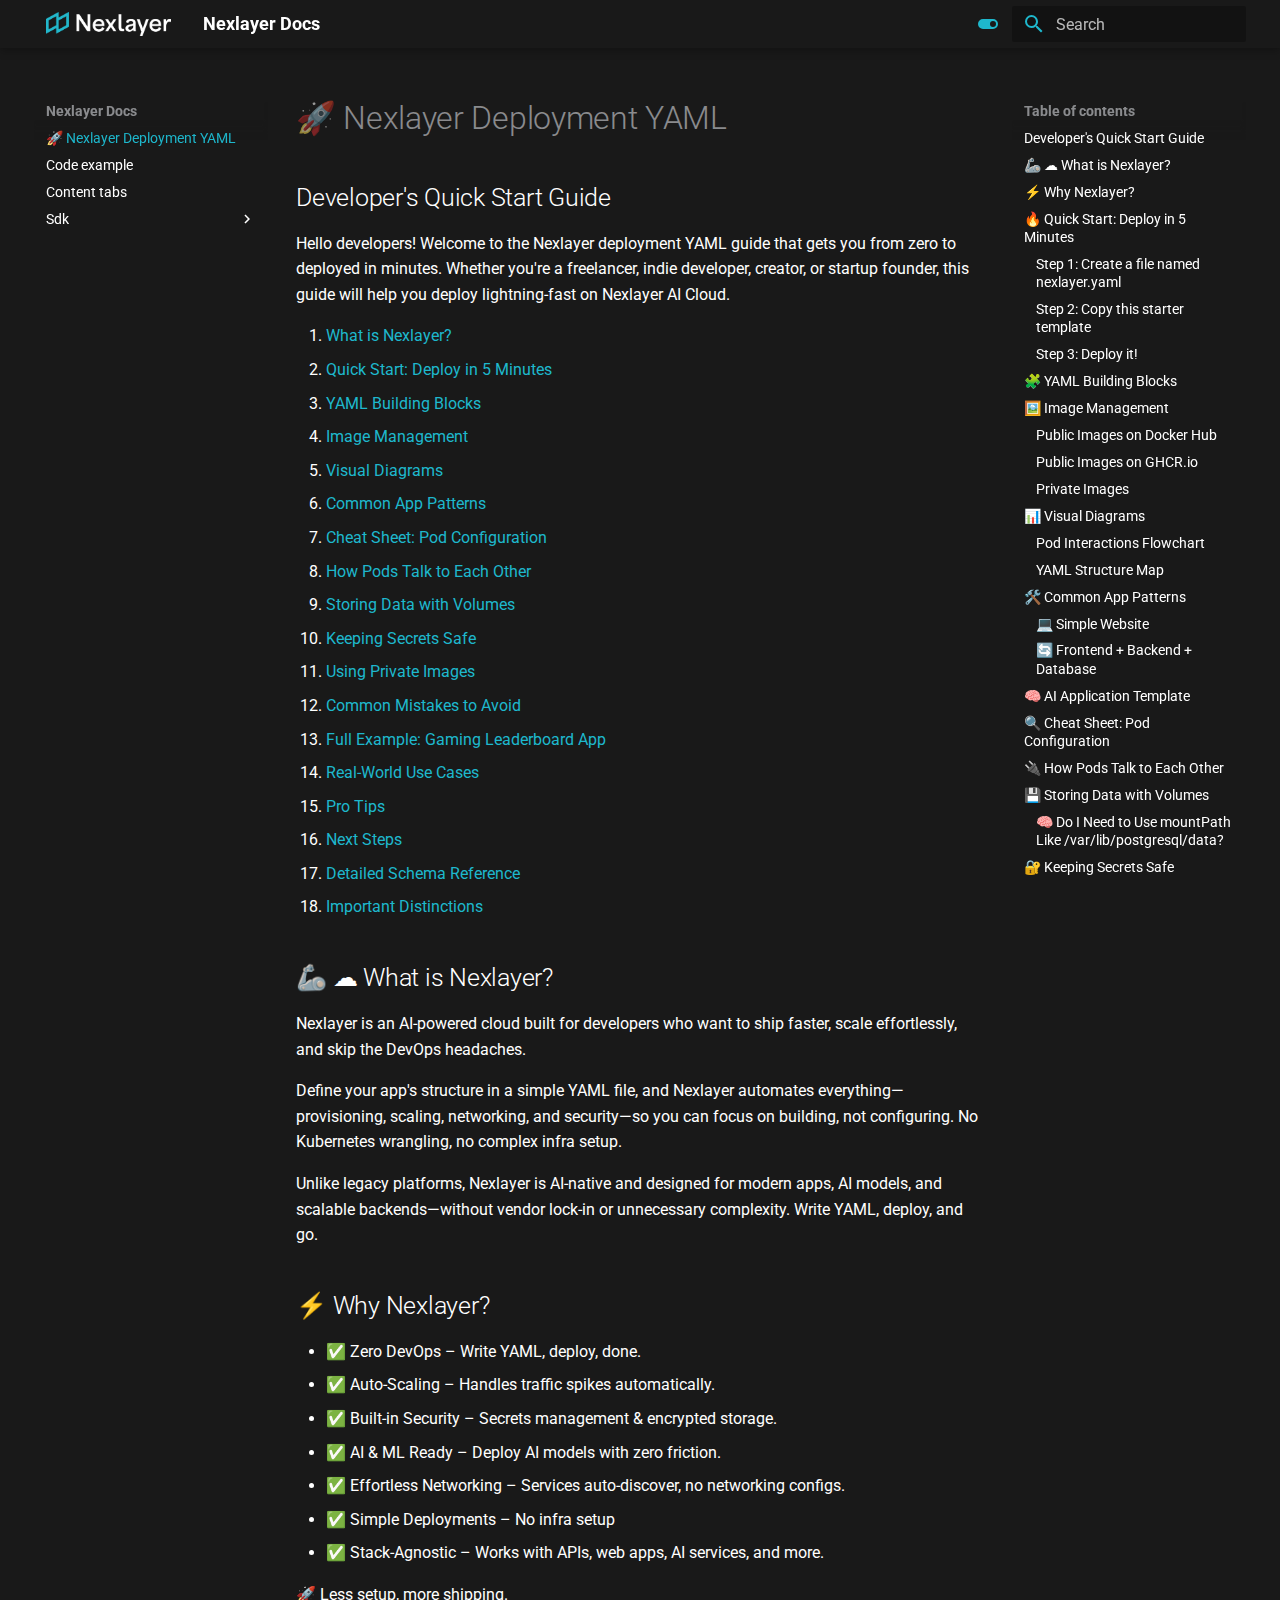
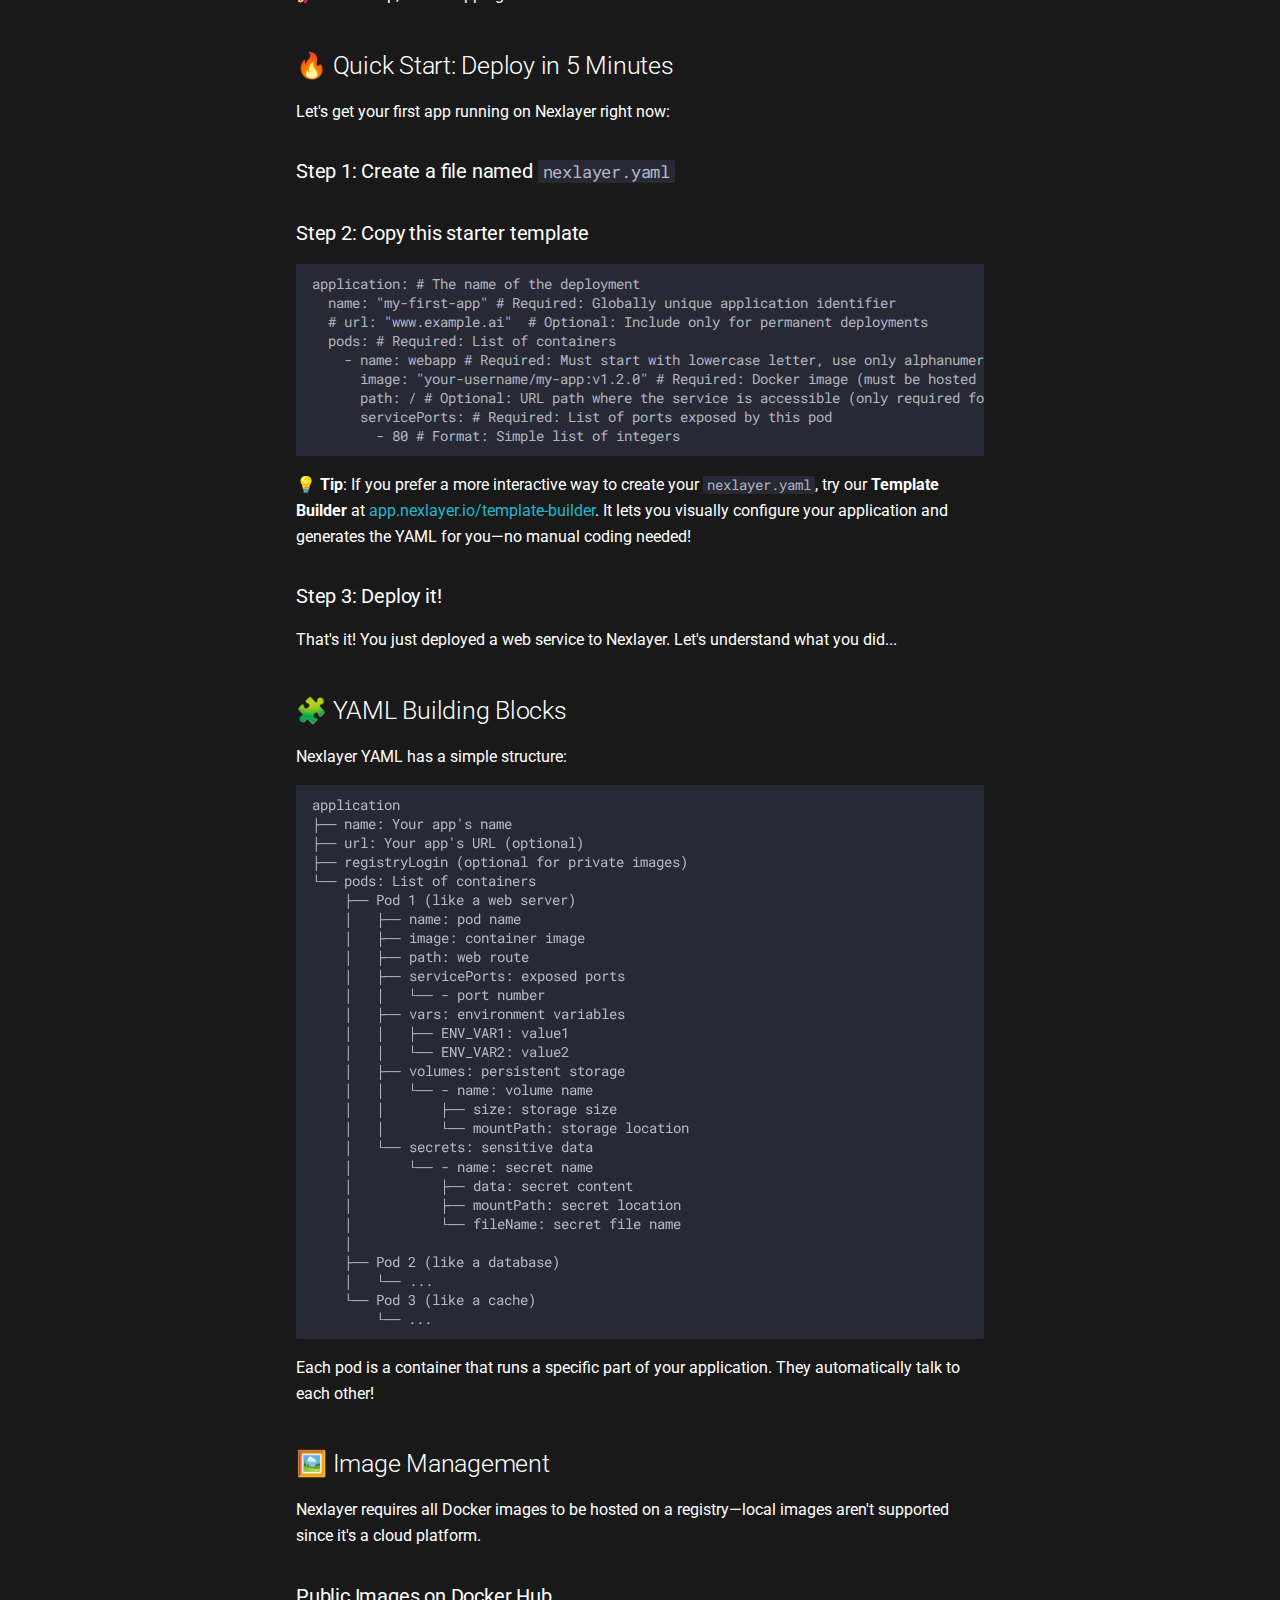
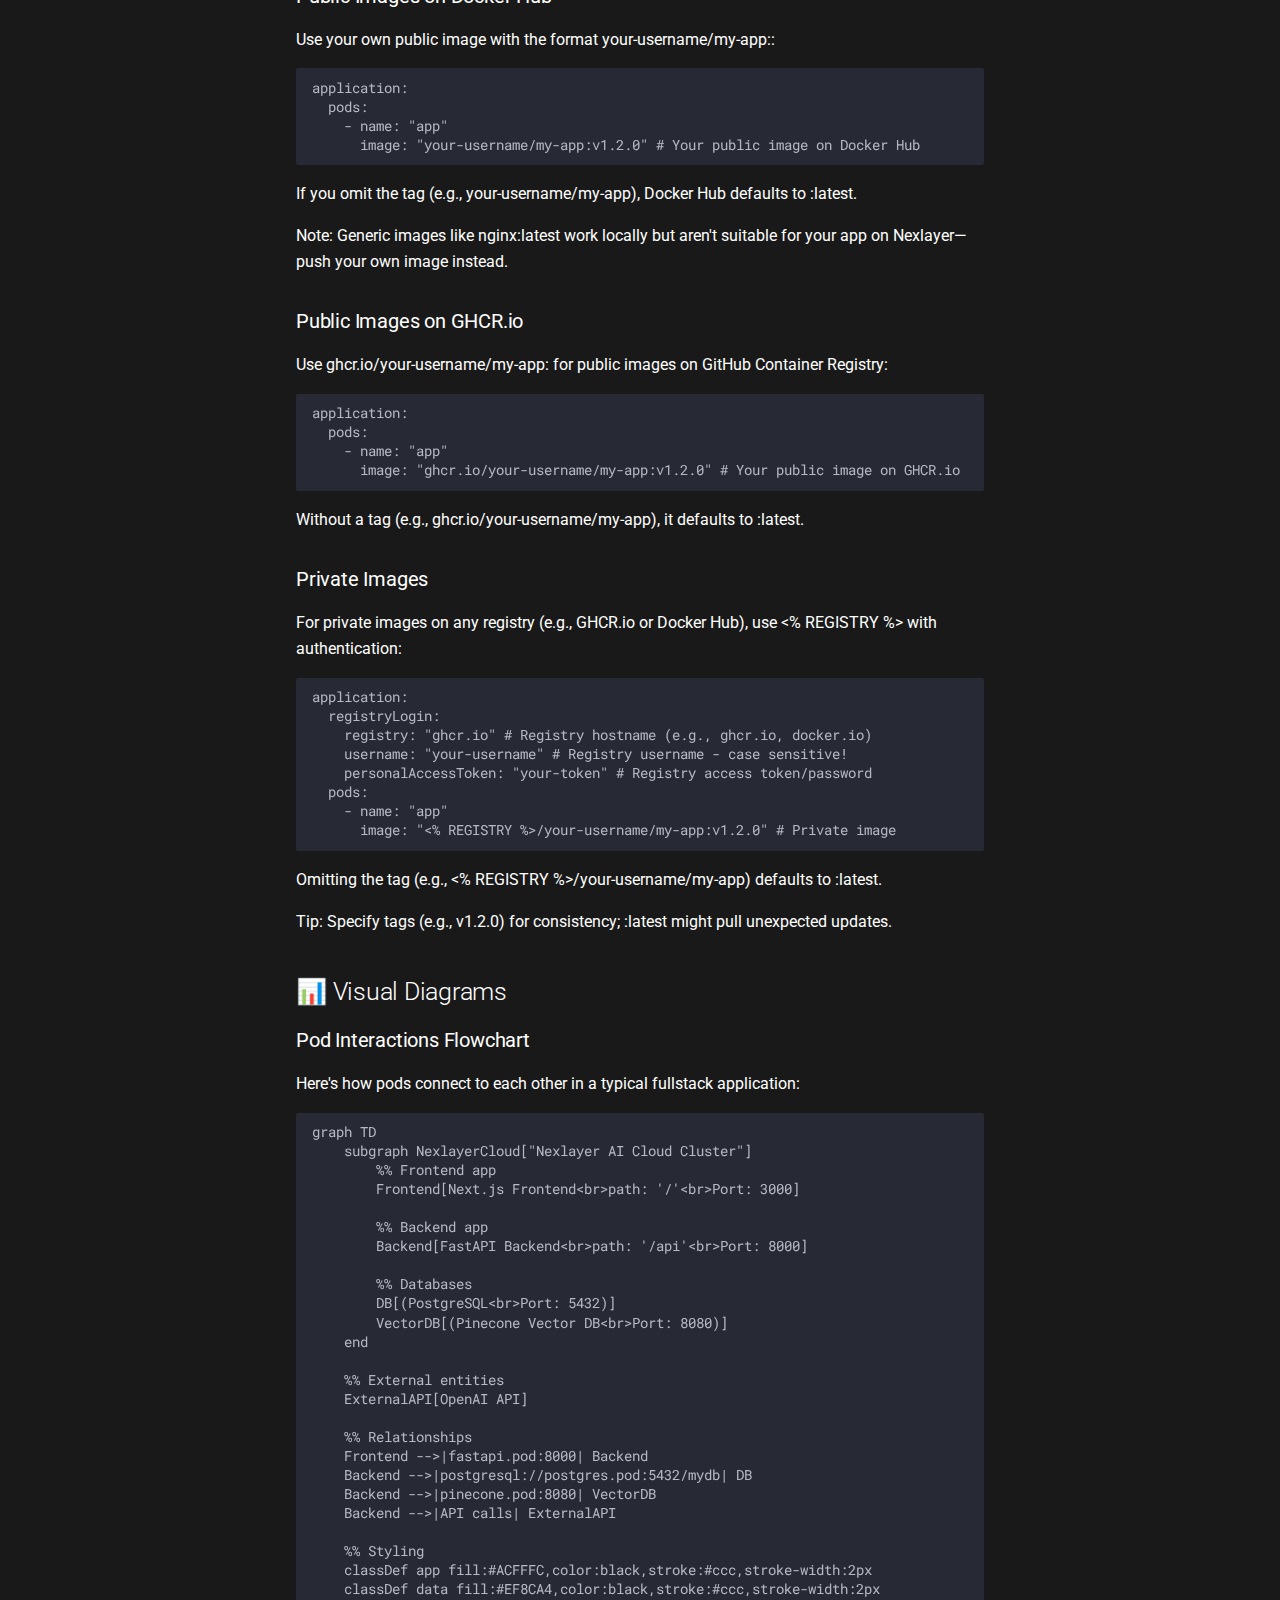
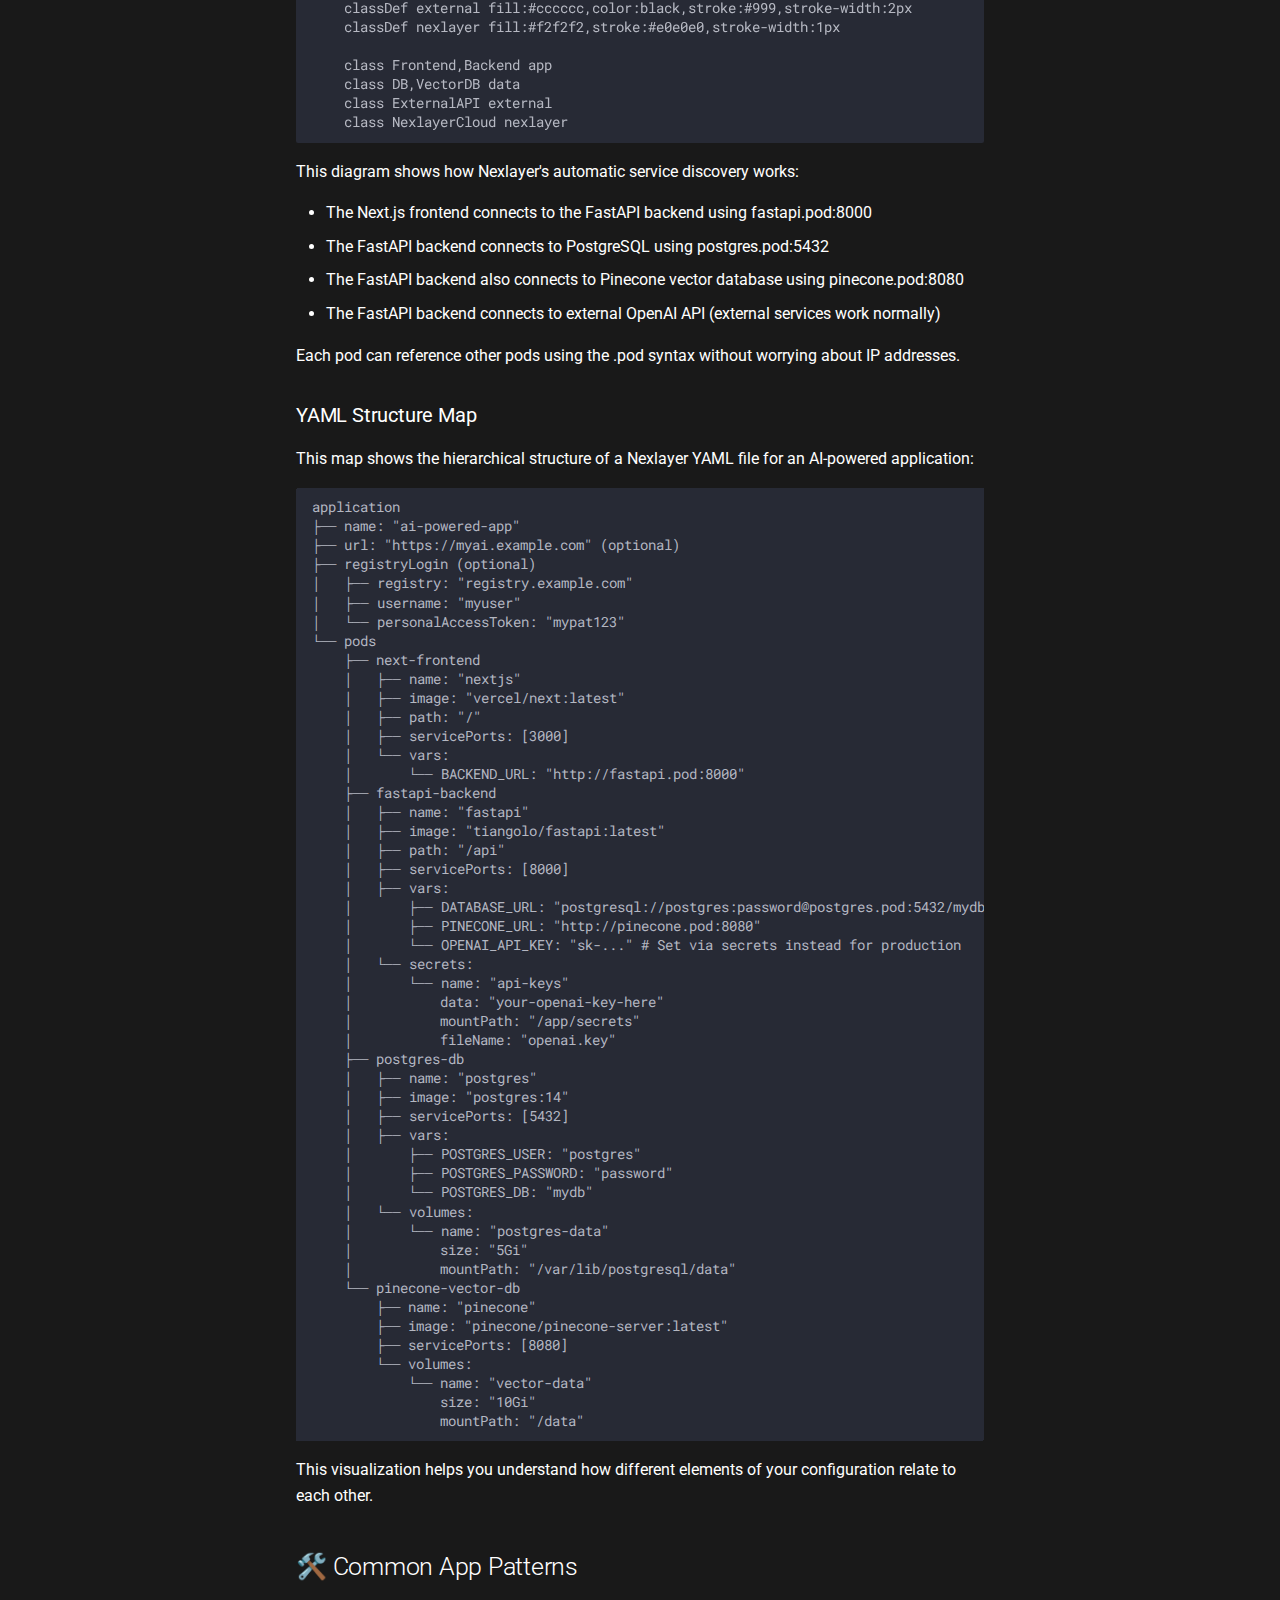
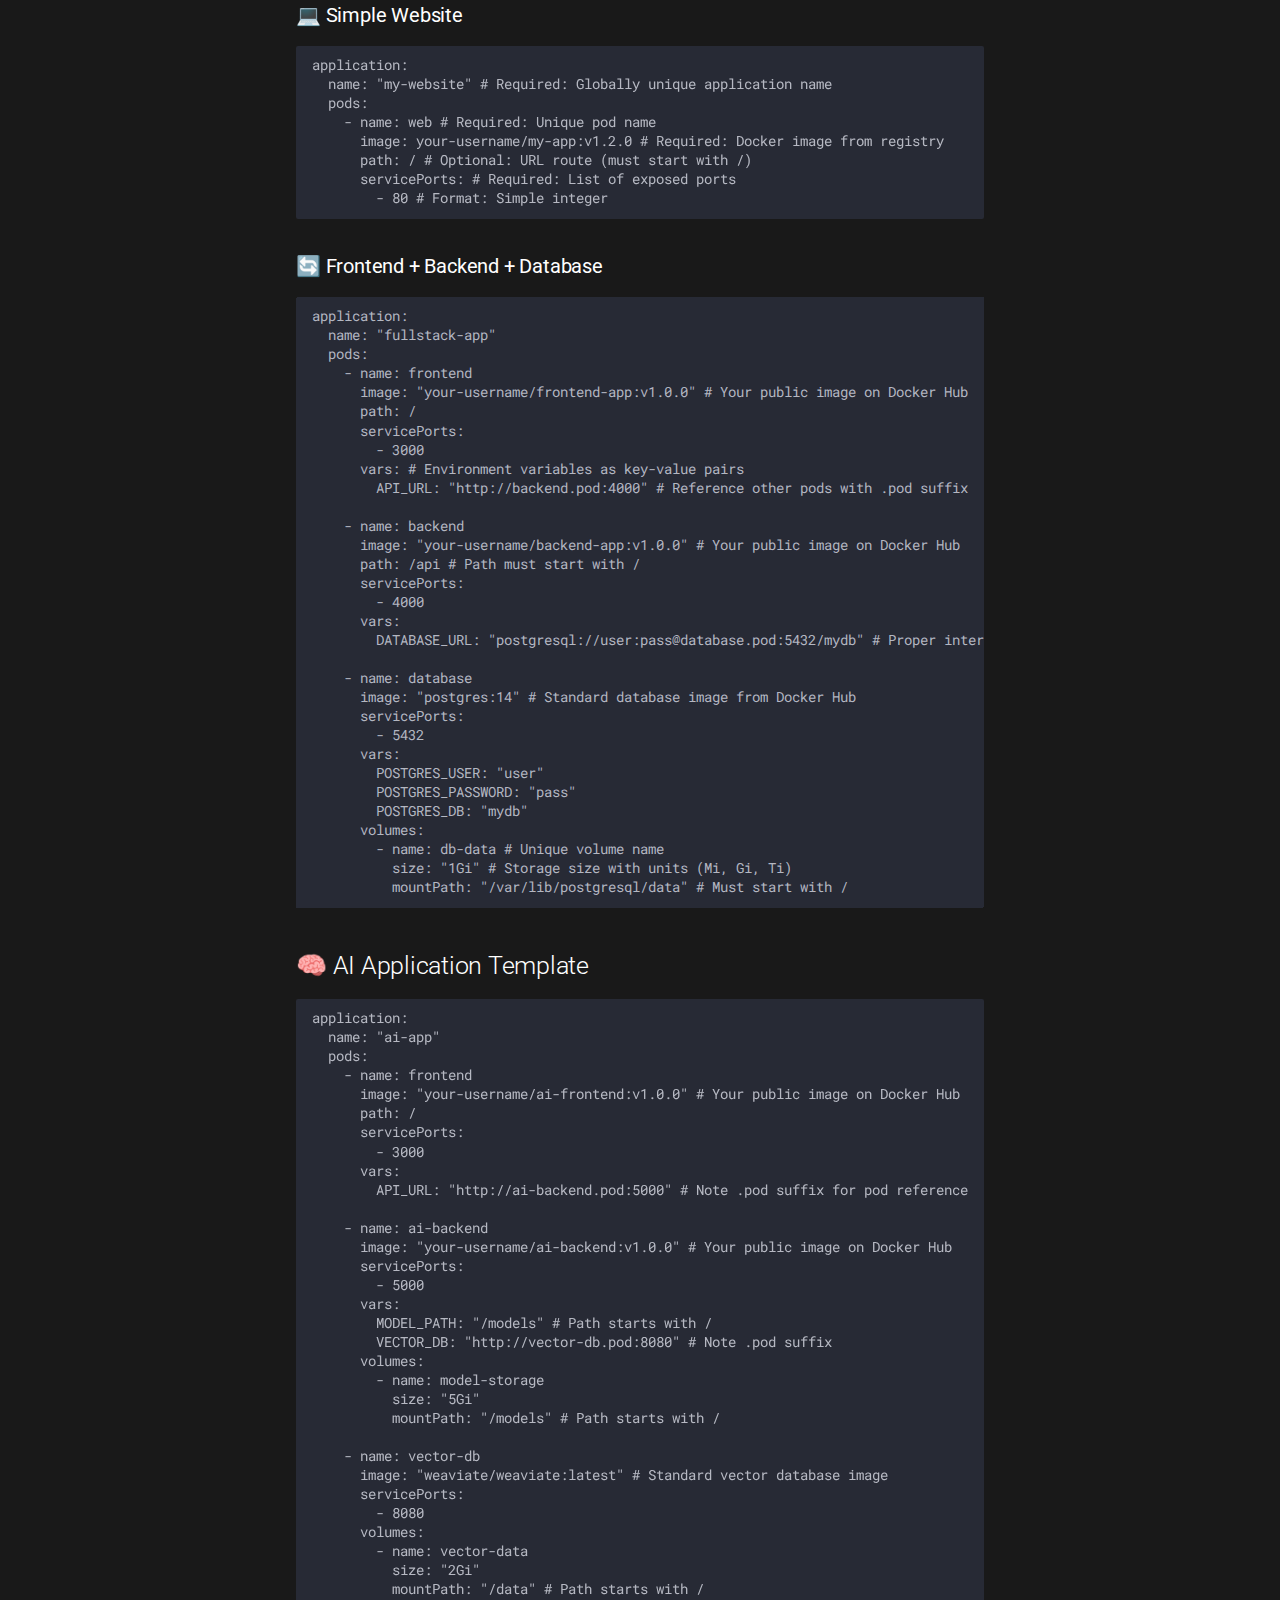
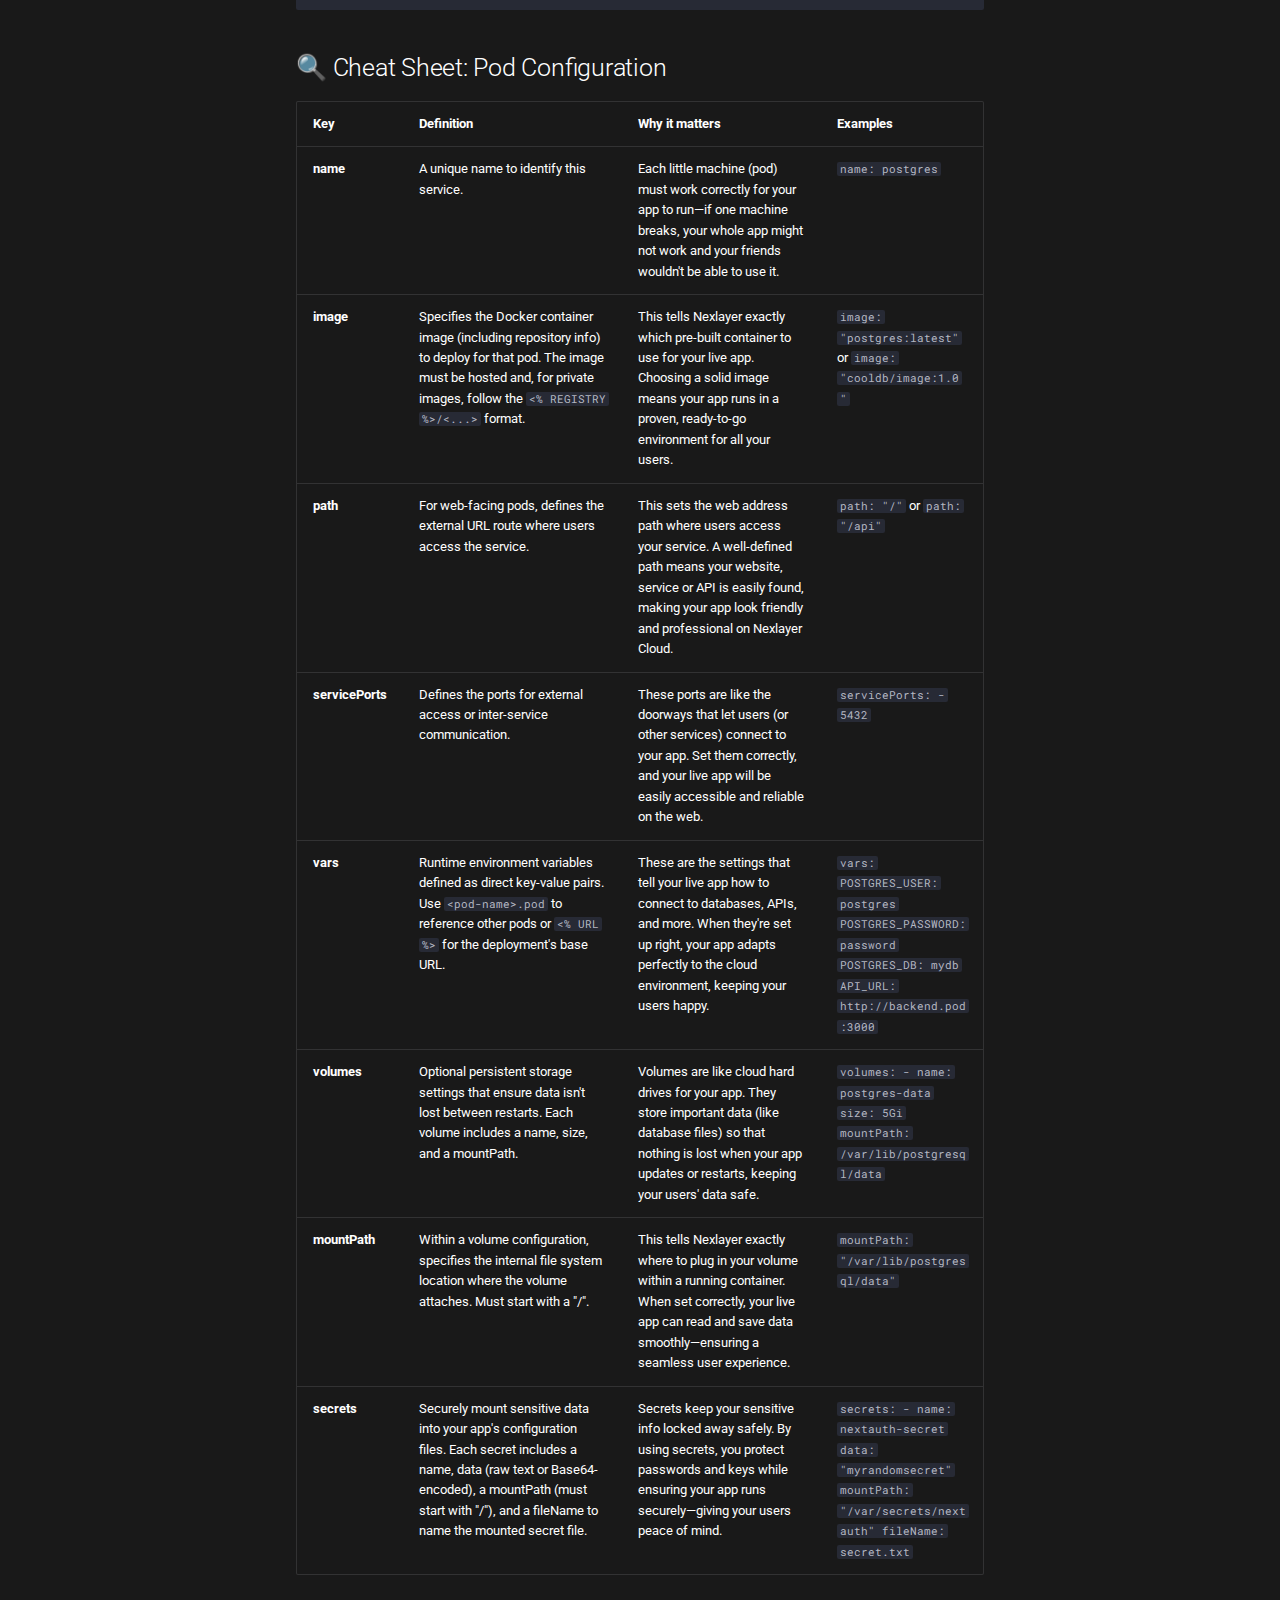
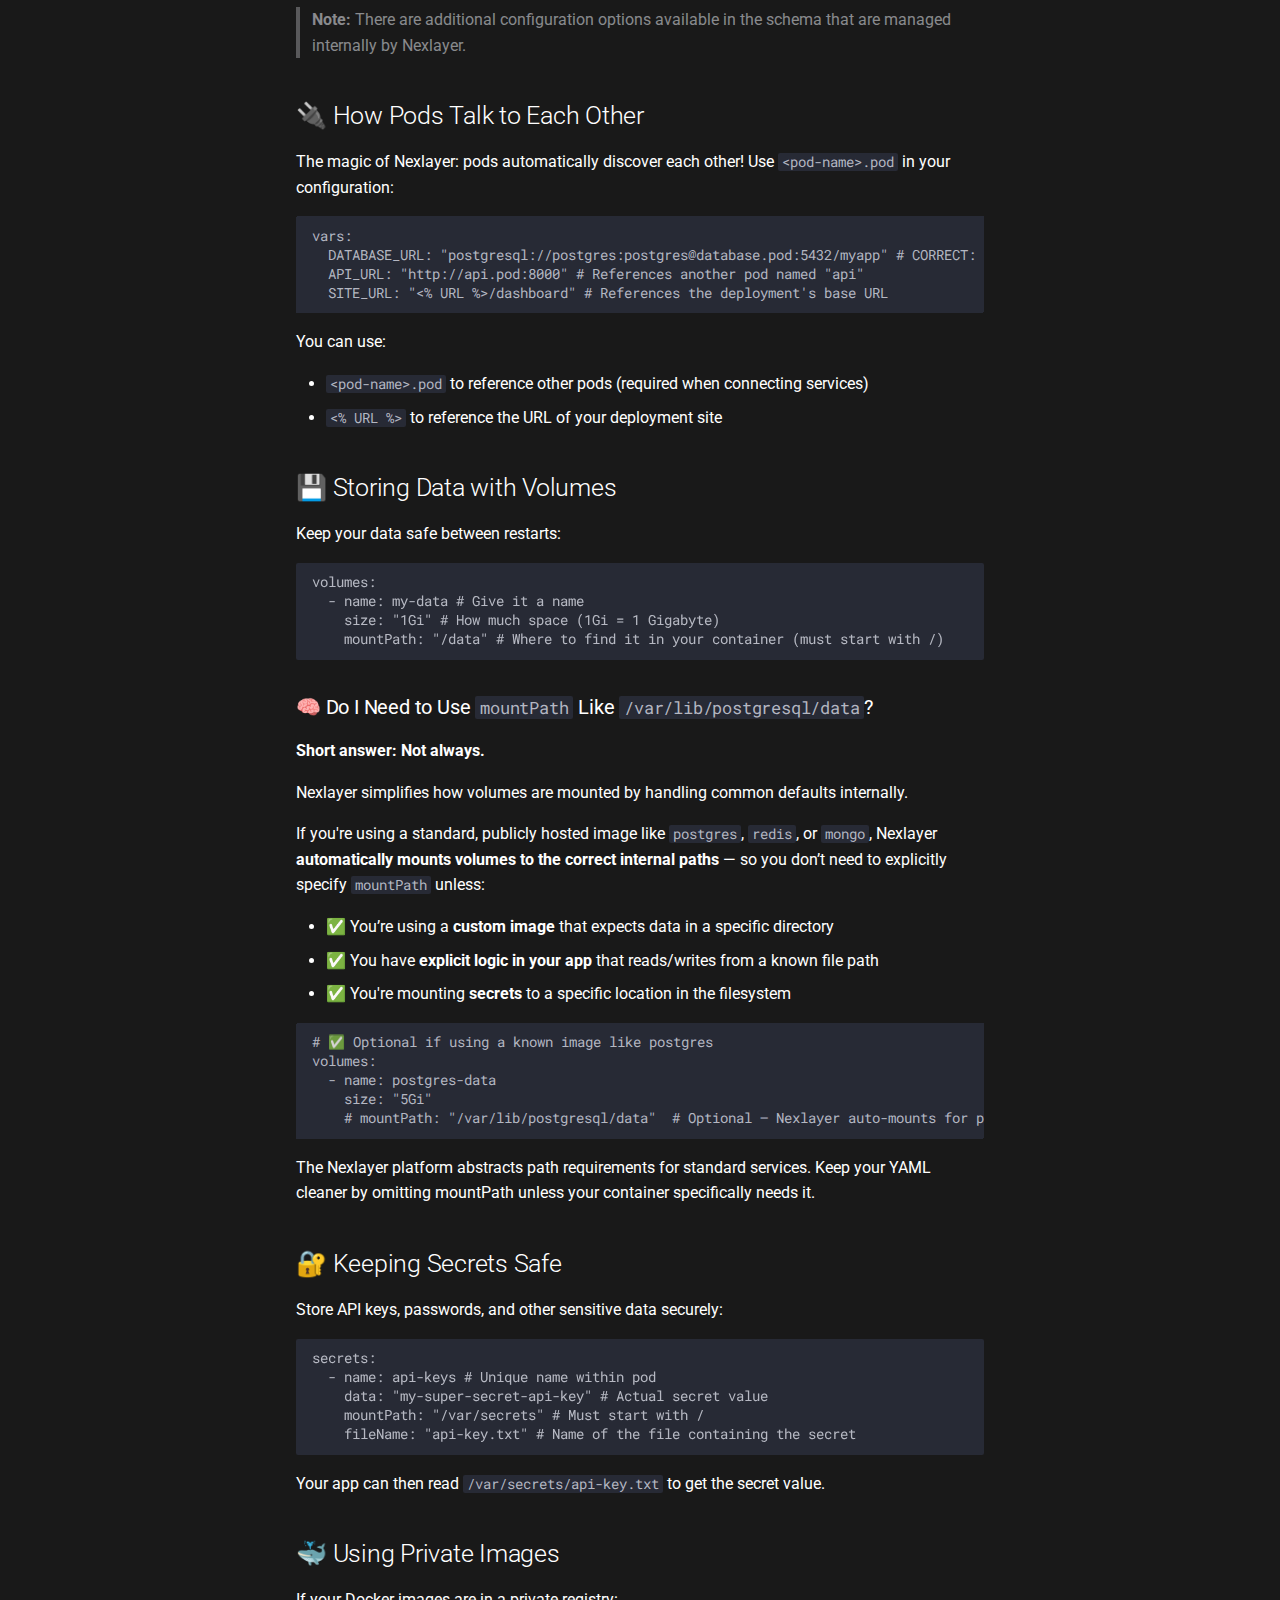
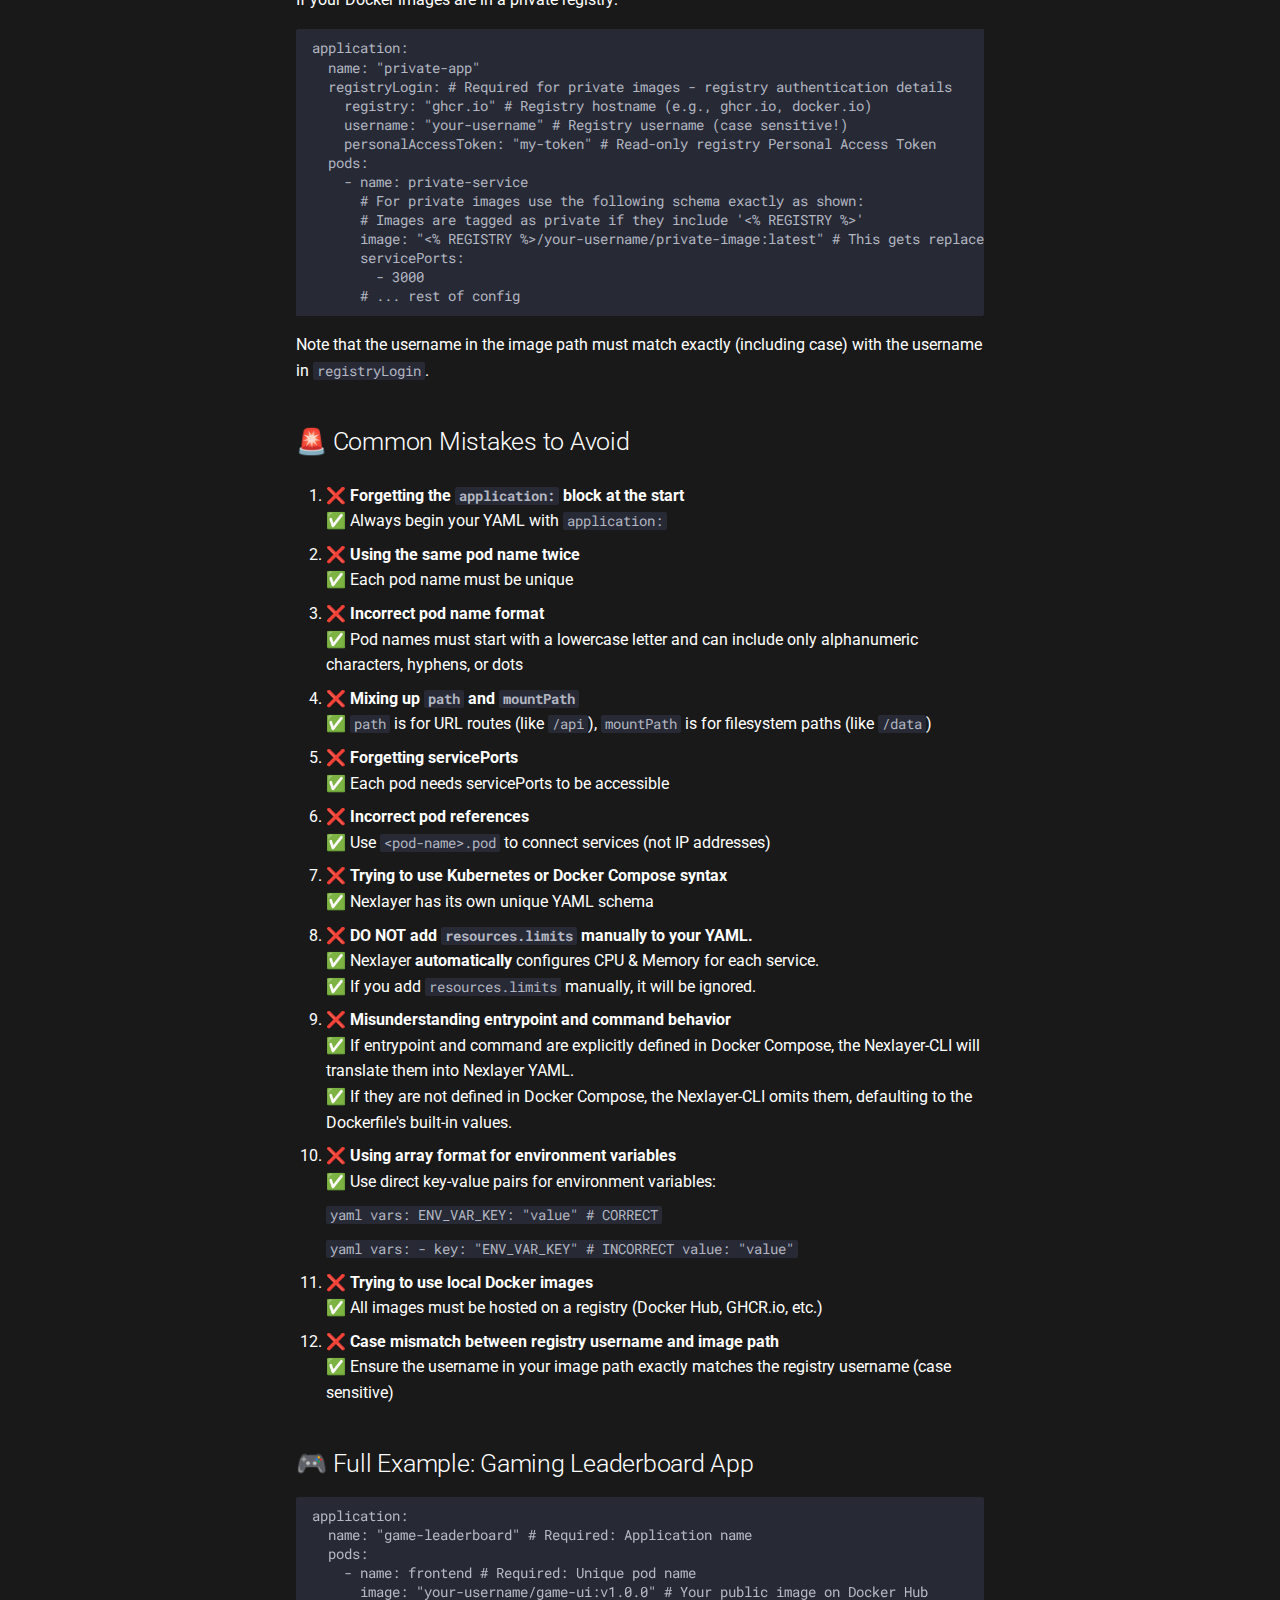
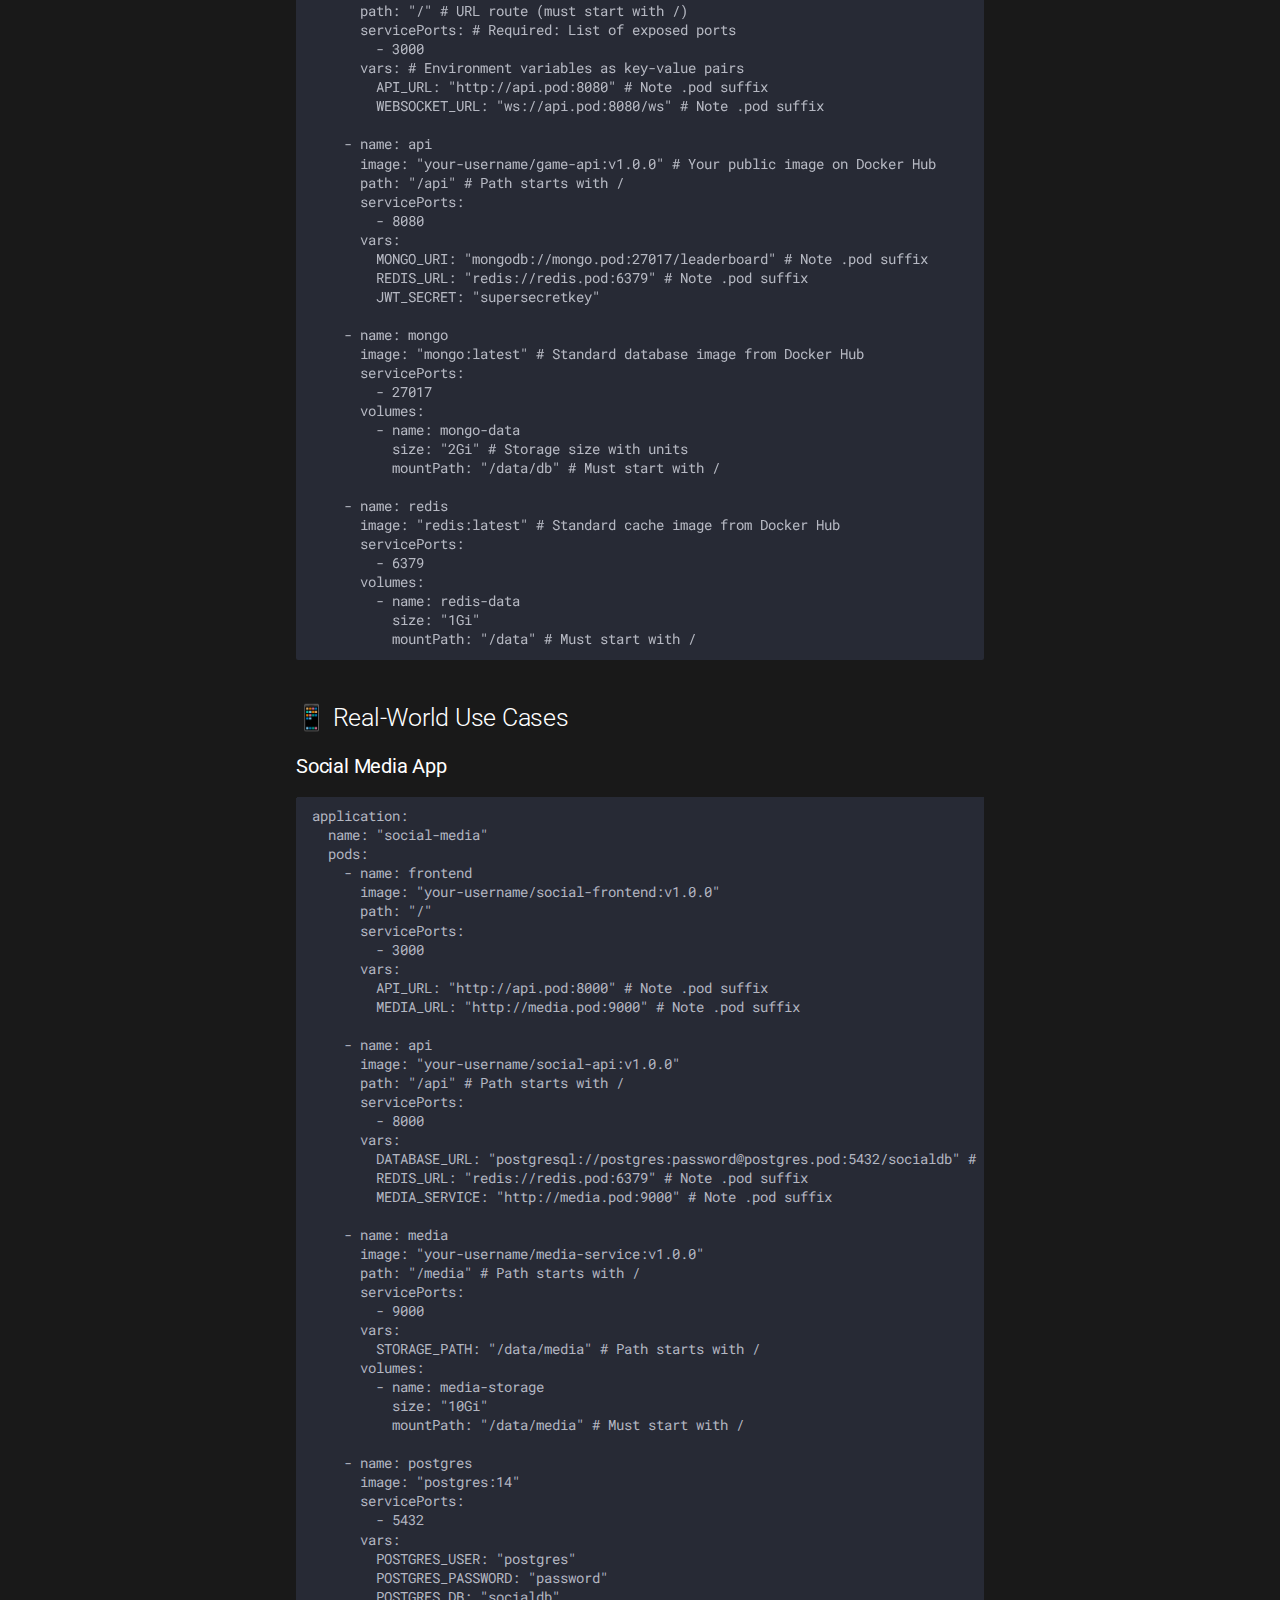
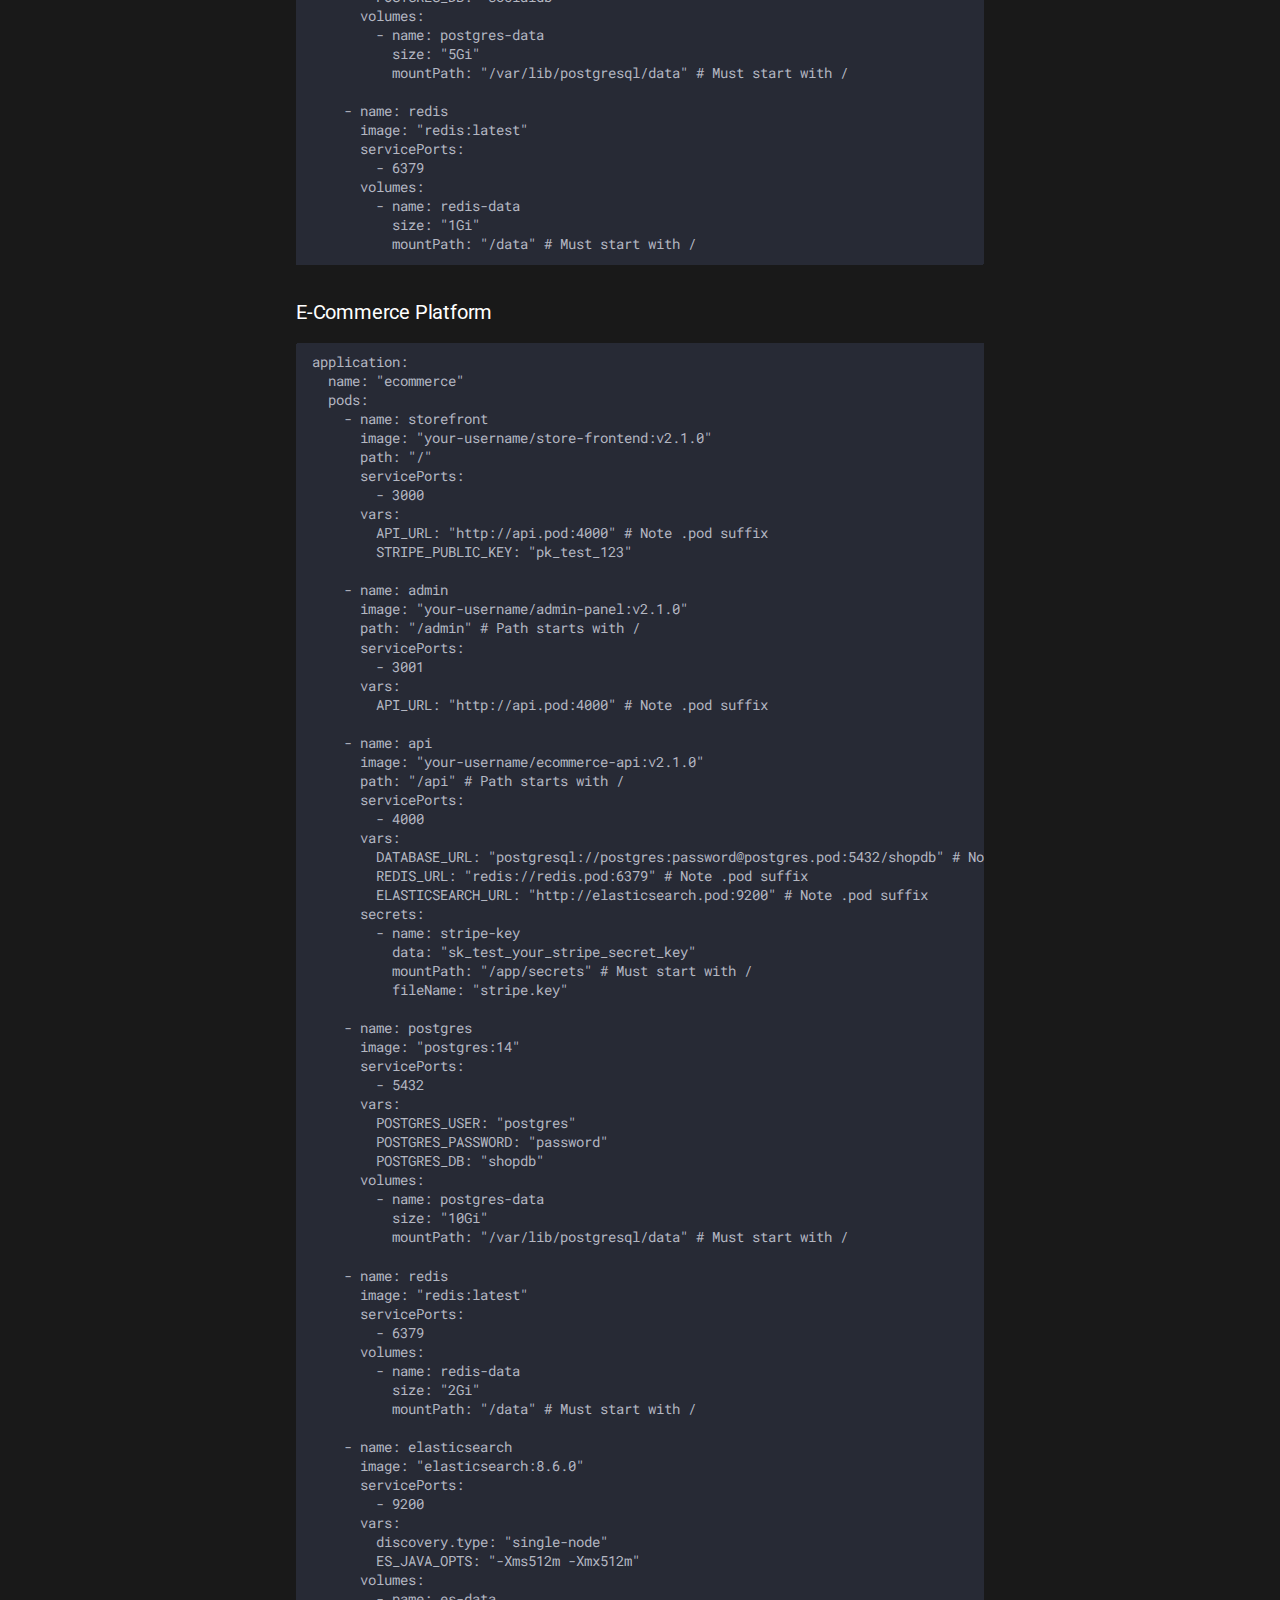
<file: index.html>
<!doctype html>
<html lang="en" class="no-js">
  <head>
    
      <meta charset="utf-8">
      <meta name="viewport" content="width=device-width,initial-scale=1">
      
      
      
        <link rel="canonical" href="https://docs.nexlayer.com/">
      
      
      
        <link rel="next" href="code-example/">
      
      
      <link rel="icon" href="assets/images/favicon.png">
      <meta name="generator" content="mkdocs-1.6.1, mkdocs-material-9.6.11">
    
    
      
        <title>Nexlayer Docs</title>
      
    
    
      <link rel="stylesheet" href="assets/stylesheets/main.4af4bdda.min.css">
      
        
        <link rel="stylesheet" href="assets/stylesheets/palette.06af60db.min.css">
      
      


    
    
      
    
    
      
        
        
        <link rel="preconnect" href="https://fonts.gstatic.com" crossorigin>
        <link rel="stylesheet" href="https://fonts.googleapis.com/css?family=Roboto:300,300i,400,400i,700,700i%7CRoboto+Mono:400,400i,700,700i&display=fallback">
        <style>:root{--md-text-font:"Roboto";--md-code-font:"Roboto Mono"}</style>
      
    
    
      <link rel="stylesheet" href="stylesheets/extra.css">
    
    <script>__md_scope=new URL(".",location),__md_hash=e=>[...e].reduce(((e,_)=>(e<<5)-e+_.charCodeAt(0)),0),__md_get=(e,_=localStorage,t=__md_scope)=>JSON.parse(_.getItem(t.pathname+"."+e)),__md_set=(e,_,t=localStorage,a=__md_scope)=>{try{t.setItem(a.pathname+"."+e,JSON.stringify(_))}catch(e){}}</script>
    
      

    
    
    
  </head>
  
  
    
    
      
    
    
    
    
    <body dir="ltr" data-md-color-scheme="slate" data-md-color-primary="indigo" data-md-color-accent="indigo">
  
    
    <input class="md-toggle" data-md-toggle="drawer" type="checkbox" id="__drawer" autocomplete="off">
    <input class="md-toggle" data-md-toggle="search" type="checkbox" id="__search" autocomplete="off">
    <label class="md-overlay" for="__drawer"></label>
    <div data-md-component="skip">
      
        
        <a href="#nexlayer-deployment-yaml" class="md-skip">
          Skip to content
        </a>
      
    </div>
    <div data-md-component="announce">
      
    </div>
    
    
      

  

<header class="md-header md-header--shadow" data-md-component="header">
  <nav class="md-header__inner md-grid" aria-label="Header">
    <a href="." title="Nexlayer Docs" class="md-header__button md-logo" aria-label="Nexlayer Docs" data-md-component="logo">
      
  <img src="assets/logo.png" alt="logo">

    </a>
    <label class="md-header__button md-icon" for="__drawer">
      
      <svg xmlns="http://www.w3.org/2000/svg" viewBox="0 0 24 24"><path d="M3 6h18v2H3zm0 5h18v2H3zm0 5h18v2H3z"/></svg>
    </label>
    <div class="md-header__title" data-md-component="header-title">
      <div class="md-header__ellipsis">
        <div class="md-header__topic">
          <span class="md-ellipsis">
            Nexlayer Docs
          </span>
        </div>
        <div class="md-header__topic" data-md-component="header-topic">
          <span class="md-ellipsis">
            
              🚀 Nexlayer Deployment YAML
            
          </span>
        </div>
      </div>
    </div>
    
      
        <form class="md-header__option" data-md-component="palette">
  
    
    
    
    <input class="md-option" data-md-color-media="" data-md-color-scheme="slate" data-md-color-primary="indigo" data-md-color-accent="indigo"  aria-label="Switch to dark mode"  type="radio" name="__palette" id="__palette_0">
    
      <label class="md-header__button md-icon" title="Switch to dark mode" for="__palette_1" hidden>
        <svg xmlns="http://www.w3.org/2000/svg" viewBox="0 0 24 24"><path d="M17 7H7a5 5 0 0 0-5 5 5 5 0 0 0 5 5h10a5 5 0 0 0 5-5 5 5 0 0 0-5-5m0 8a3 3 0 0 1-3-3 3 3 0 0 1 3-3 3 3 0 0 1 3 3 3 3 0 0 1-3 3"/></svg>
      </label>
    
  
    
    
    
    <input class="md-option" data-md-color-media="" data-md-color-scheme="default" data-md-color-primary="indigo" data-md-color-accent="indigo"  aria-label="Switch to light mode"  type="radio" name="__palette" id="__palette_1">
    
      <label class="md-header__button md-icon" title="Switch to light mode" for="__palette_0" hidden>
        <svg xmlns="http://www.w3.org/2000/svg" viewBox="0 0 24 24"><path d="M17 7H7a5 5 0 0 0-5 5 5 5 0 0 0 5 5h10a5 5 0 0 0 5-5 5 5 0 0 0-5-5m0 8a3 3 0 0 1-3-3 3 3 0 0 1 3-3 3 3 0 0 1 3 3 3 3 0 0 1-3 3"/></svg>
      </label>
    
  
</form>
      
    
    
      <script>var palette=__md_get("__palette");if(palette&&palette.color){if("(prefers-color-scheme)"===palette.color.media){var media=matchMedia("(prefers-color-scheme: light)"),input=document.querySelector(media.matches?"[data-md-color-media='(prefers-color-scheme: light)']":"[data-md-color-media='(prefers-color-scheme: dark)']");palette.color.media=input.getAttribute("data-md-color-media"),palette.color.scheme=input.getAttribute("data-md-color-scheme"),palette.color.primary=input.getAttribute("data-md-color-primary"),palette.color.accent=input.getAttribute("data-md-color-accent")}for(var[key,value]of Object.entries(palette.color))document.body.setAttribute("data-md-color-"+key,value)}</script>
    
    
    
      
      
        <label class="md-header__button md-icon" for="__search">
          
          <svg xmlns="http://www.w3.org/2000/svg" viewBox="0 0 24 24"><path d="M9.5 3A6.5 6.5 0 0 1 16 9.5c0 1.61-.59 3.09-1.56 4.23l.27.27h.79l5 5-1.5 1.5-5-5v-.79l-.27-.27A6.52 6.52 0 0 1 9.5 16 6.5 6.5 0 0 1 3 9.5 6.5 6.5 0 0 1 9.5 3m0 2C7 5 5 7 5 9.5S7 14 9.5 14 14 12 14 9.5 12 5 9.5 5"/></svg>
        </label>
        <div class="md-search" data-md-component="search" role="dialog">
  <label class="md-search__overlay" for="__search"></label>
  <div class="md-search__inner" role="search">
    <form class="md-search__form" name="search">
      <input type="text" class="md-search__input" name="query" aria-label="Search" placeholder="Search" autocapitalize="off" autocorrect="off" autocomplete="off" spellcheck="false" data-md-component="search-query" required>
      <label class="md-search__icon md-icon" for="__search">
        
        <svg xmlns="http://www.w3.org/2000/svg" viewBox="0 0 24 24"><path d="M9.5 3A6.5 6.5 0 0 1 16 9.5c0 1.61-.59 3.09-1.56 4.23l.27.27h.79l5 5-1.5 1.5-5-5v-.79l-.27-.27A6.52 6.52 0 0 1 9.5 16 6.5 6.5 0 0 1 3 9.5 6.5 6.5 0 0 1 9.5 3m0 2C7 5 5 7 5 9.5S7 14 9.5 14 14 12 14 9.5 12 5 9.5 5"/></svg>
        
        <svg xmlns="http://www.w3.org/2000/svg" viewBox="0 0 24 24"><path d="M20 11v2H8l5.5 5.5-1.42 1.42L4.16 12l7.92-7.92L13.5 5.5 8 11z"/></svg>
      </label>
      <nav class="md-search__options" aria-label="Search">
        
        <button type="reset" class="md-search__icon md-icon" title="Clear" aria-label="Clear" tabindex="-1">
          
          <svg xmlns="http://www.w3.org/2000/svg" viewBox="0 0 24 24"><path d="M19 6.41 17.59 5 12 10.59 6.41 5 5 6.41 10.59 12 5 17.59 6.41 19 12 13.41 17.59 19 19 17.59 13.41 12z"/></svg>
        </button>
      </nav>
      
    </form>
    <div class="md-search__output">
      <div class="md-search__scrollwrap" tabindex="0" data-md-scrollfix>
        <div class="md-search-result" data-md-component="search-result">
          <div class="md-search-result__meta">
            Initializing search
          </div>
          <ol class="md-search-result__list" role="presentation"></ol>
        </div>
      </div>
    </div>
  </div>
</div>
      
    
    
  </nav>
  
</header>
    
    <div class="md-container" data-md-component="container">
      
      
        
          
        
      
      <main class="md-main" data-md-component="main">
        <div class="md-main__inner md-grid">
          
            
              
              <div class="md-sidebar md-sidebar--primary" data-md-component="sidebar" data-md-type="navigation" >
                <div class="md-sidebar__scrollwrap">
                  <div class="md-sidebar__inner">
                    



<nav class="md-nav md-nav--primary" aria-label="Navigation" data-md-level="0">
  <label class="md-nav__title" for="__drawer">
    <a href="." title="Nexlayer Docs" class="md-nav__button md-logo" aria-label="Nexlayer Docs" data-md-component="logo">
      
  <img src="assets/logo.png" alt="logo">

    </a>
    Nexlayer Docs
  </label>
  
  <ul class="md-nav__list" data-md-scrollfix>
    
      
      
  
  
    
  
  
  
    <li class="md-nav__item md-nav__item--active">
      
      <input class="md-nav__toggle md-toggle" type="checkbox" id="__toc">
      
      
        
      
      
        <label class="md-nav__link md-nav__link--active" for="__toc">
          
  
  
  <span class="md-ellipsis">
    🚀 Nexlayer Deployment YAML
    
  </span>
  

          <span class="md-nav__icon md-icon"></span>
        </label>
      
      <a href="." class="md-nav__link md-nav__link--active">
        
  
  
  <span class="md-ellipsis">
    🚀 Nexlayer Deployment YAML
    
  </span>
  

      </a>
      
        

<nav class="md-nav md-nav--secondary" aria-label="Table of contents">
  
  
  
    
  
  
    <label class="md-nav__title" for="__toc">
      <span class="md-nav__icon md-icon"></span>
      Table of contents
    </label>
    <ul class="md-nav__list" data-md-component="toc" data-md-scrollfix>
      
        <li class="md-nav__item">
  <a href="#developers-quick-start-guide" class="md-nav__link">
    <span class="md-ellipsis">
      Developer's Quick Start Guide
    </span>
  </a>
  
</li>
      
        <li class="md-nav__item">
  <a href="#what-is-nexlayer" class="md-nav__link">
    <span class="md-ellipsis">
      🦾 ☁ What is Nexlayer?
    </span>
  </a>
  
</li>
      
        <li class="md-nav__item">
  <a href="#why-nexlayer" class="md-nav__link">
    <span class="md-ellipsis">
      ⚡️ Why Nexlayer?
    </span>
  </a>
  
</li>
      
        <li class="md-nav__item">
  <a href="#quick-start-deploy-in-5-minutes" class="md-nav__link">
    <span class="md-ellipsis">
      🔥 Quick Start: Deploy in 5 Minutes
    </span>
  </a>
  
    <nav class="md-nav" aria-label="🔥 Quick Start: Deploy in 5 Minutes">
      <ul class="md-nav__list">
        
          <li class="md-nav__item">
  <a href="#step-1-create-a-file-named-nexlayeryaml" class="md-nav__link">
    <span class="md-ellipsis">
      Step 1: Create a file named nexlayer.yaml
    </span>
  </a>
  
</li>
        
          <li class="md-nav__item">
  <a href="#step-2-copy-this-starter-template" class="md-nav__link">
    <span class="md-ellipsis">
      Step 2: Copy this starter template
    </span>
  </a>
  
</li>
        
          <li class="md-nav__item">
  <a href="#step-3-deploy-it" class="md-nav__link">
    <span class="md-ellipsis">
      Step 3: Deploy it!
    </span>
  </a>
  
</li>
        
      </ul>
    </nav>
  
</li>
      
        <li class="md-nav__item">
  <a href="#yaml-building-blocks" class="md-nav__link">
    <span class="md-ellipsis">
      🧩 YAML Building Blocks
    </span>
  </a>
  
</li>
      
        <li class="md-nav__item">
  <a href="#image-management" class="md-nav__link">
    <span class="md-ellipsis">
      🖼️ Image Management
    </span>
  </a>
  
    <nav class="md-nav" aria-label="🖼️ Image Management">
      <ul class="md-nav__list">
        
          <li class="md-nav__item">
  <a href="#public-images-on-docker-hub" class="md-nav__link">
    <span class="md-ellipsis">
      Public Images on Docker Hub
    </span>
  </a>
  
</li>
        
          <li class="md-nav__item">
  <a href="#public-images-on-ghcrio" class="md-nav__link">
    <span class="md-ellipsis">
      Public Images on GHCR.io
    </span>
  </a>
  
</li>
        
          <li class="md-nav__item">
  <a href="#private-images" class="md-nav__link">
    <span class="md-ellipsis">
      Private Images
    </span>
  </a>
  
</li>
        
      </ul>
    </nav>
  
</li>
      
        <li class="md-nav__item">
  <a href="#visual-diagrams" class="md-nav__link">
    <span class="md-ellipsis">
      📊 Visual Diagrams
    </span>
  </a>
  
    <nav class="md-nav" aria-label="📊 Visual Diagrams">
      <ul class="md-nav__list">
        
          <li class="md-nav__item">
  <a href="#pod-interactions-flowchart" class="md-nav__link">
    <span class="md-ellipsis">
      Pod Interactions Flowchart
    </span>
  </a>
  
</li>
        
          <li class="md-nav__item">
  <a href="#yaml-structure-map" class="md-nav__link">
    <span class="md-ellipsis">
      YAML Structure Map
    </span>
  </a>
  
</li>
        
      </ul>
    </nav>
  
</li>
      
        <li class="md-nav__item">
  <a href="#common-app-patterns" class="md-nav__link">
    <span class="md-ellipsis">
      🛠️ Common App Patterns
    </span>
  </a>
  
    <nav class="md-nav" aria-label="🛠️ Common App Patterns">
      <ul class="md-nav__list">
        
          <li class="md-nav__item">
  <a href="#simple-website" class="md-nav__link">
    <span class="md-ellipsis">
      💻 Simple Website
    </span>
  </a>
  
</li>
        
          <li class="md-nav__item">
  <a href="#frontend-backend-database" class="md-nav__link">
    <span class="md-ellipsis">
      🔄 Frontend + Backend + Database
    </span>
  </a>
  
</li>
        
      </ul>
    </nav>
  
</li>
      
        <li class="md-nav__item">
  <a href="#ai-application-template" class="md-nav__link">
    <span class="md-ellipsis">
      🧠 AI Application Template
    </span>
  </a>
  
</li>
      
        <li class="md-nav__item">
  <a href="#cheat-sheet-pod-configuration" class="md-nav__link">
    <span class="md-ellipsis">
      🔍 Cheat Sheet: Pod Configuration
    </span>
  </a>
  
</li>
      
        <li class="md-nav__item">
  <a href="#how-pods-talk-to-each-other" class="md-nav__link">
    <span class="md-ellipsis">
      🔌 How Pods Talk to Each Other
    </span>
  </a>
  
</li>
      
        <li class="md-nav__item">
  <a href="#storing-data-with-volumes" class="md-nav__link">
    <span class="md-ellipsis">
      💾 Storing Data with Volumes
    </span>
  </a>
  
    <nav class="md-nav" aria-label="💾 Storing Data with Volumes">
      <ul class="md-nav__list">
        
          <li class="md-nav__item">
  <a href="#do-i-need-to-use-mountpath-like-varlibpostgresqldata" class="md-nav__link">
    <span class="md-ellipsis">
      🧠 Do I Need to Use mountPath Like /var/lib/postgresql/data?
    </span>
  </a>
  
</li>
        
      </ul>
    </nav>
  
</li>
      
        <li class="md-nav__item">
  <a href="#keeping-secrets-safe" class="md-nav__link">
    <span class="md-ellipsis">
      🔐 Keeping Secrets Safe
    </span>
  </a>
  
</li>
      
        <li class="md-nav__item">
  <a href="#using-private-images" class="md-nav__link">
    <span class="md-ellipsis">
      🐳 Using Private Images
    </span>
  </a>
  
</li>
      
        <li class="md-nav__item">
  <a href="#common-mistakes-to-avoid" class="md-nav__link">
    <span class="md-ellipsis">
      🚨 Common Mistakes to Avoid
    </span>
  </a>
  
</li>
      
        <li class="md-nav__item">
  <a href="#full-example-gaming-leaderboard-app" class="md-nav__link">
    <span class="md-ellipsis">
      🎮 Full Example: Gaming Leaderboard App
    </span>
  </a>
  
</li>
      
        <li class="md-nav__item">
  <a href="#real-world-use-cases" class="md-nav__link">
    <span class="md-ellipsis">
      📱 Real-World Use Cases
    </span>
  </a>
  
    <nav class="md-nav" aria-label="📱 Real-World Use Cases">
      <ul class="md-nav__list">
        
          <li class="md-nav__item">
  <a href="#social-media-app" class="md-nav__link">
    <span class="md-ellipsis">
      Social Media App
    </span>
  </a>
  
</li>
        
          <li class="md-nav__item">
  <a href="#e-commerce-platform" class="md-nav__link">
    <span class="md-ellipsis">
      E-Commerce Platform
    </span>
  </a>
  
</li>
        
      </ul>
    </nav>
  
</li>
      
        <li class="md-nav__item">
  <a href="#deployment-behavior-preview-vs-production" class="md-nav__link">
    <span class="md-ellipsis">
      📝 Deployment Behavior: Preview vs Production
    </span>
  </a>
  
</li>
      
        <li class="md-nav__item">
  <a href="#next-steps" class="md-nav__link">
    <span class="md-ellipsis">
      🚀 Next Steps
    </span>
  </a>
  
</li>
      
        <li class="md-nav__item">
  <a href="#detailed-schema-reference" class="md-nav__link">
    <span class="md-ellipsis">
      📚 Detailed Schema Reference
    </span>
  </a>
  
</li>
      
        <li class="md-nav__item">
  <a href="#important-distinctions" class="md-nav__link">
    <span class="md-ellipsis">
      ⚠️ Important Distinctions
    </span>
  </a>
  
    <nav class="md-nav" aria-label="⚠️ Important Distinctions">
      <ul class="md-nav__list">
        
          <li class="md-nav__item">
  <a href="#nexlayer-vs-kubernetes" class="md-nav__link">
    <span class="md-ellipsis">
      Nexlayer vs. Kubernetes
    </span>
  </a>
  
</li>
        
          <li class="md-nav__item">
  <a href="#nexlayer-vs-docker-compose" class="md-nav__link">
    <span class="md-ellipsis">
      Nexlayer vs. Docker Compose
    </span>
  </a>
  
</li>
        
      </ul>
    </nav>
  
</li>
      
    </ul>
  
</nav>
      
    </li>
  

    
      
      
  
  
  
  
    <li class="md-nav__item">
      <a href="code-example/" class="md-nav__link">
        
  
  
  <span class="md-ellipsis">
    Code example
    
  </span>
  

      </a>
    </li>
  

    
      
      
  
  
  
  
    <li class="md-nav__item">
      <a href="content-tabs/" class="md-nav__link">
        
  
  
  <span class="md-ellipsis">
    Content tabs
    
  </span>
  

      </a>
    </li>
  

    
      
      
  
  
  
  
    
    
    
    
    
    <li class="md-nav__item md-nav__item--nested">
      
        
        
        <input class="md-nav__toggle md-toggle " type="checkbox" id="__nav_4" >
        
          
          <label class="md-nav__link" for="__nav_4" id="__nav_4_label" tabindex="0">
            
  
  
  <span class="md-ellipsis">
    Sdk
    
  </span>
  

            <span class="md-nav__icon md-icon"></span>
          </label>
        
        <nav class="md-nav" data-md-level="1" aria-labelledby="__nav_4_label" aria-expanded="false">
          <label class="md-nav__title" for="__nav_4">
            <span class="md-nav__icon md-icon"></span>
            Sdk
          </label>
          <ul class="md-nav__list" data-md-scrollfix>
            
              
                
  
  
  
  
    <li class="md-nav__item">
      <a href="sdk/node/" class="md-nav__link">
        
  
  
  <span class="md-ellipsis">
    Welcome to MkDocs
    
  </span>
  

      </a>
    </li>
  

              
            
          </ul>
        </nav>
      
    </li>
  

    
  </ul>
</nav>
                  </div>
                </div>
              </div>
            
            
              
              <div class="md-sidebar md-sidebar--secondary" data-md-component="sidebar" data-md-type="toc" >
                <div class="md-sidebar__scrollwrap">
                  <div class="md-sidebar__inner">
                    

<nav class="md-nav md-nav--secondary" aria-label="Table of contents">
  
  
  
    
  
  
    <label class="md-nav__title" for="__toc">
      <span class="md-nav__icon md-icon"></span>
      Table of contents
    </label>
    <ul class="md-nav__list" data-md-component="toc" data-md-scrollfix>
      
        <li class="md-nav__item">
  <a href="#developers-quick-start-guide" class="md-nav__link">
    <span class="md-ellipsis">
      Developer's Quick Start Guide
    </span>
  </a>
  
</li>
      
        <li class="md-nav__item">
  <a href="#what-is-nexlayer" class="md-nav__link">
    <span class="md-ellipsis">
      🦾 ☁ What is Nexlayer?
    </span>
  </a>
  
</li>
      
        <li class="md-nav__item">
  <a href="#why-nexlayer" class="md-nav__link">
    <span class="md-ellipsis">
      ⚡️ Why Nexlayer?
    </span>
  </a>
  
</li>
      
        <li class="md-nav__item">
  <a href="#quick-start-deploy-in-5-minutes" class="md-nav__link">
    <span class="md-ellipsis">
      🔥 Quick Start: Deploy in 5 Minutes
    </span>
  </a>
  
    <nav class="md-nav" aria-label="🔥 Quick Start: Deploy in 5 Minutes">
      <ul class="md-nav__list">
        
          <li class="md-nav__item">
  <a href="#step-1-create-a-file-named-nexlayeryaml" class="md-nav__link">
    <span class="md-ellipsis">
      Step 1: Create a file named nexlayer.yaml
    </span>
  </a>
  
</li>
        
          <li class="md-nav__item">
  <a href="#step-2-copy-this-starter-template" class="md-nav__link">
    <span class="md-ellipsis">
      Step 2: Copy this starter template
    </span>
  </a>
  
</li>
        
          <li class="md-nav__item">
  <a href="#step-3-deploy-it" class="md-nav__link">
    <span class="md-ellipsis">
      Step 3: Deploy it!
    </span>
  </a>
  
</li>
        
      </ul>
    </nav>
  
</li>
      
        <li class="md-nav__item">
  <a href="#yaml-building-blocks" class="md-nav__link">
    <span class="md-ellipsis">
      🧩 YAML Building Blocks
    </span>
  </a>
  
</li>
      
        <li class="md-nav__item">
  <a href="#image-management" class="md-nav__link">
    <span class="md-ellipsis">
      🖼️ Image Management
    </span>
  </a>
  
    <nav class="md-nav" aria-label="🖼️ Image Management">
      <ul class="md-nav__list">
        
          <li class="md-nav__item">
  <a href="#public-images-on-docker-hub" class="md-nav__link">
    <span class="md-ellipsis">
      Public Images on Docker Hub
    </span>
  </a>
  
</li>
        
          <li class="md-nav__item">
  <a href="#public-images-on-ghcrio" class="md-nav__link">
    <span class="md-ellipsis">
      Public Images on GHCR.io
    </span>
  </a>
  
</li>
        
          <li class="md-nav__item">
  <a href="#private-images" class="md-nav__link">
    <span class="md-ellipsis">
      Private Images
    </span>
  </a>
  
</li>
        
      </ul>
    </nav>
  
</li>
      
        <li class="md-nav__item">
  <a href="#visual-diagrams" class="md-nav__link">
    <span class="md-ellipsis">
      📊 Visual Diagrams
    </span>
  </a>
  
    <nav class="md-nav" aria-label="📊 Visual Diagrams">
      <ul class="md-nav__list">
        
          <li class="md-nav__item">
  <a href="#pod-interactions-flowchart" class="md-nav__link">
    <span class="md-ellipsis">
      Pod Interactions Flowchart
    </span>
  </a>
  
</li>
        
          <li class="md-nav__item">
  <a href="#yaml-structure-map" class="md-nav__link">
    <span class="md-ellipsis">
      YAML Structure Map
    </span>
  </a>
  
</li>
        
      </ul>
    </nav>
  
</li>
      
        <li class="md-nav__item">
  <a href="#common-app-patterns" class="md-nav__link">
    <span class="md-ellipsis">
      🛠️ Common App Patterns
    </span>
  </a>
  
    <nav class="md-nav" aria-label="🛠️ Common App Patterns">
      <ul class="md-nav__list">
        
          <li class="md-nav__item">
  <a href="#simple-website" class="md-nav__link">
    <span class="md-ellipsis">
      💻 Simple Website
    </span>
  </a>
  
</li>
        
          <li class="md-nav__item">
  <a href="#frontend-backend-database" class="md-nav__link">
    <span class="md-ellipsis">
      🔄 Frontend + Backend + Database
    </span>
  </a>
  
</li>
        
      </ul>
    </nav>
  
</li>
      
        <li class="md-nav__item">
  <a href="#ai-application-template" class="md-nav__link">
    <span class="md-ellipsis">
      🧠 AI Application Template
    </span>
  </a>
  
</li>
      
        <li class="md-nav__item">
  <a href="#cheat-sheet-pod-configuration" class="md-nav__link">
    <span class="md-ellipsis">
      🔍 Cheat Sheet: Pod Configuration
    </span>
  </a>
  
</li>
      
        <li class="md-nav__item">
  <a href="#how-pods-talk-to-each-other" class="md-nav__link">
    <span class="md-ellipsis">
      🔌 How Pods Talk to Each Other
    </span>
  </a>
  
</li>
      
        <li class="md-nav__item">
  <a href="#storing-data-with-volumes" class="md-nav__link">
    <span class="md-ellipsis">
      💾 Storing Data with Volumes
    </span>
  </a>
  
    <nav class="md-nav" aria-label="💾 Storing Data with Volumes">
      <ul class="md-nav__list">
        
          <li class="md-nav__item">
  <a href="#do-i-need-to-use-mountpath-like-varlibpostgresqldata" class="md-nav__link">
    <span class="md-ellipsis">
      🧠 Do I Need to Use mountPath Like /var/lib/postgresql/data?
    </span>
  </a>
  
</li>
        
      </ul>
    </nav>
  
</li>
      
        <li class="md-nav__item">
  <a href="#keeping-secrets-safe" class="md-nav__link">
    <span class="md-ellipsis">
      🔐 Keeping Secrets Safe
    </span>
  </a>
  
</li>
      
        <li class="md-nav__item">
  <a href="#using-private-images" class="md-nav__link">
    <span class="md-ellipsis">
      🐳 Using Private Images
    </span>
  </a>
  
</li>
      
        <li class="md-nav__item">
  <a href="#common-mistakes-to-avoid" class="md-nav__link">
    <span class="md-ellipsis">
      🚨 Common Mistakes to Avoid
    </span>
  </a>
  
</li>
      
        <li class="md-nav__item">
  <a href="#full-example-gaming-leaderboard-app" class="md-nav__link">
    <span class="md-ellipsis">
      🎮 Full Example: Gaming Leaderboard App
    </span>
  </a>
  
</li>
      
        <li class="md-nav__item">
  <a href="#real-world-use-cases" class="md-nav__link">
    <span class="md-ellipsis">
      📱 Real-World Use Cases
    </span>
  </a>
  
    <nav class="md-nav" aria-label="📱 Real-World Use Cases">
      <ul class="md-nav__list">
        
          <li class="md-nav__item">
  <a href="#social-media-app" class="md-nav__link">
    <span class="md-ellipsis">
      Social Media App
    </span>
  </a>
  
</li>
        
          <li class="md-nav__item">
  <a href="#e-commerce-platform" class="md-nav__link">
    <span class="md-ellipsis">
      E-Commerce Platform
    </span>
  </a>
  
</li>
        
      </ul>
    </nav>
  
</li>
      
        <li class="md-nav__item">
  <a href="#deployment-behavior-preview-vs-production" class="md-nav__link">
    <span class="md-ellipsis">
      📝 Deployment Behavior: Preview vs Production
    </span>
  </a>
  
</li>
      
        <li class="md-nav__item">
  <a href="#next-steps" class="md-nav__link">
    <span class="md-ellipsis">
      🚀 Next Steps
    </span>
  </a>
  
</li>
      
        <li class="md-nav__item">
  <a href="#detailed-schema-reference" class="md-nav__link">
    <span class="md-ellipsis">
      📚 Detailed Schema Reference
    </span>
  </a>
  
</li>
      
        <li class="md-nav__item">
  <a href="#important-distinctions" class="md-nav__link">
    <span class="md-ellipsis">
      ⚠️ Important Distinctions
    </span>
  </a>
  
    <nav class="md-nav" aria-label="⚠️ Important Distinctions">
      <ul class="md-nav__list">
        
          <li class="md-nav__item">
  <a href="#nexlayer-vs-kubernetes" class="md-nav__link">
    <span class="md-ellipsis">
      Nexlayer vs. Kubernetes
    </span>
  </a>
  
</li>
        
          <li class="md-nav__item">
  <a href="#nexlayer-vs-docker-compose" class="md-nav__link">
    <span class="md-ellipsis">
      Nexlayer vs. Docker Compose
    </span>
  </a>
  
</li>
        
      </ul>
    </nav>
  
</li>
      
    </ul>
  
</nav>
                  </div>
                </div>
              </div>
            
          
          
            <div class="md-content" data-md-component="content">
              <article class="md-content__inner md-typeset">
                
                  



<h1 id="nexlayer-deployment-yaml">🚀 Nexlayer Deployment YAML</h1>
<h2 id="developers-quick-start-guide">Developer's Quick Start Guide</h2>
<p>Hello developers! Welcome to the Nexlayer deployment YAML guide that gets you from zero to deployed in minutes. Whether you're a freelancer, indie developer, creator, or startup founder, this guide will help you deploy lightning-fast on Nexlayer AI Cloud.</p>
<ol>
<li><a href="#-what-is-nexlayer">What is Nexlayer?</a></li>
<li><a href="#-quick-start-deploy-in-5-minutes">Quick Start: Deploy in 5 Minutes</a></li>
<li><a href="#-yaml-building-blocks">YAML Building Blocks</a></li>
<li><a href="#-image-management">Image Management</a></li>
<li><a href="#-visual-diagrams">Visual Diagrams</a></li>
<li><a href="#-common-app-patterns">Common App Patterns</a></li>
<li><a href="#-cheat-sheet-pod-configuration">Cheat Sheet: Pod Configuration</a></li>
<li><a href="#-how-pods-talk-to-each-other">How Pods Talk to Each Other</a></li>
<li><a href="#-storing-data-with-volumes">Storing Data with Volumes</a></li>
<li><a href="#-keeping-secrets-safe">Keeping Secrets Safe</a></li>
<li><a href="#-using-private-images">Using Private Images</a></li>
<li><a href="#-common-mistakes-to-avoid">Common Mistakes to Avoid</a></li>
<li><a href="#-full-example-gaming-leaderboard-app">Full Example: Gaming Leaderboard App</a></li>
<li><a href="#-real-world-use-cases">Real-World Use Cases</a></li>
<li><a href="#-pro-tips">Pro Tips</a></li>
<li><a href="#-next-steps">Next Steps</a></li>
<li><a href="#-detailed-schema-reference">Detailed Schema Reference</a></li>
<li><a href="#-important-distinctions">Important Distinctions</a></li>
</ol>
<h2 id="what-is-nexlayer">🦾 ☁ What is Nexlayer?</h2>
<p>Nexlayer is an AI-powered cloud built for developers who want to ship faster, scale effortlessly, and skip the DevOps headaches.</p>
<p>Define your app's structure in a simple YAML file, and Nexlayer automates everything—provisioning, scaling, networking, and security—so you can focus on building, not configuring. No Kubernetes wrangling, no complex infra setup.</p>
<p>Unlike legacy platforms, Nexlayer is AI-native and designed for modern apps, AI models, and scalable backends—without vendor lock-in or unnecessary complexity. Write YAML, deploy, and go.</p>
<h2 id="why-nexlayer">⚡️ Why Nexlayer?</h2>
<ul>
<li>✅ Zero DevOps – Write YAML, deploy, done.</li>
<li>✅ Auto-Scaling – Handles traffic spikes automatically.</li>
<li>✅ Built-in Security – Secrets management &amp; encrypted storage.</li>
<li>✅ AI &amp; ML Ready – Deploy AI models with zero friction.</li>
<li>✅ Effortless Networking – Services auto-discover, no networking configs.</li>
<li>✅ Simple Deployments – No infra setup</li>
<li>✅ Stack-Agnostic – Works with APIs, web apps, AI services, and more.</li>
</ul>
<p>🚀 Less setup, more shipping.</p>
<h2 id="quick-start-deploy-in-5-minutes">🔥 Quick Start: Deploy in 5 Minutes</h2>
<p>Let's get your first app running on Nexlayer right now:</p>
<h3 id="step-1-create-a-file-named-nexlayeryaml">Step 1: Create a file named <code>nexlayer.yaml</code></h3>
<h3 id="step-2-copy-this-starter-template">Step 2: Copy this starter template</h3>
<pre><code class="language-yaml">application: # The name of the deployment
  name: &quot;my-first-app&quot; # Required: Globally unique application identifier
  # url: &quot;www.example.ai&quot;  # Optional: Include only for permanent deployments
  pods: # Required: List of containers
    - name: webapp # Required: Must start with lowercase letter, use only alphanumeric, hyphens, or dots
      image: &quot;your-username/my-app:v1.2.0&quot; # Required: Docker image (must be hosted on registry)
      path: / # Optional: URL path where the service is accessible (only required for web-facing pods)
      servicePorts: # Required: List of ports exposed by this pod
        - 80 # Format: Simple list of integers
</code></pre>
<p><strong>💡 Tip</strong>: If you prefer a more interactive way to create your <code>nexlayer.yaml</code>, try our <strong>Template Builder</strong> at <a href="https://app.nexlayer.io/template-builder">app.nexlayer.io/template-builder</a>. It lets you visually configure your application and generates the YAML for you—no manual coding needed!</p>
<h3 id="step-3-deploy-it">Step 3: Deploy it!</h3>
<p>That's it! You just deployed a web service to Nexlayer. Let's understand what you did...</p>
<h2 id="yaml-building-blocks">🧩 YAML Building Blocks</h2>
<p>Nexlayer YAML has a simple structure:</p>
<pre><code>application
├── name: Your app's name
├── url: Your app's URL (optional)
├── registryLogin (optional for private images)
└── pods: List of containers
    ├── Pod 1 (like a web server)
    │   ├── name: pod name
    │   ├── image: container image
    │   ├── path: web route
    │   ├── servicePorts: exposed ports
    │   │   └── - port number
    │   ├── vars: environment variables
    │   │   ├── ENV_VAR1: value1
    │   │   └── ENV_VAR2: value2
    │   ├── volumes: persistent storage
    │   │   └── - name: volume name
    │   │       ├── size: storage size
    │   │       └── mountPath: storage location
    │   └── secrets: sensitive data
    │       └── - name: secret name
    │           ├── data: secret content
    │           ├── mountPath: secret location
    │           └── fileName: secret file name
    │
    ├── Pod 2 (like a database)
    │   └── ...
    └── Pod 3 (like a cache)
        └── ...
</code></pre>
<p>Each pod is a container that runs a specific part of your application. They automatically talk to each other!</p>
<h2 id="image-management">🖼️ Image Management</h2>
<p>Nexlayer requires all Docker images to be hosted on a registry—local images aren't supported since it's a cloud platform.</p>
<h3 id="public-images-on-docker-hub">Public Images on Docker Hub</h3>
<p>Use your own public image with the format your-username/my-app:<tag>:</p>
<pre><code class="language-yaml">application:
  pods:
    - name: &quot;app&quot;
      image: &quot;your-username/my-app:v1.2.0&quot; # Your public image on Docker Hub
</code></pre>
<p>If you omit the tag (e.g., your-username/my-app), Docker Hub defaults to :latest.</p>
<p>Note: Generic images like nginx:latest work locally but aren't suitable for your app on Nexlayer—push your own image instead.</p>
<h3 id="public-images-on-ghcrio">Public Images on GHCR.io</h3>
<p>Use ghcr.io/your-username/my-app:<tag> for public images on GitHub Container Registry:</p>
<pre><code class="language-yaml">application:
  pods:
    - name: &quot;app&quot;
      image: &quot;ghcr.io/your-username/my-app:v1.2.0&quot; # Your public image on GHCR.io
</code></pre>
<p>Without a tag (e.g., ghcr.io/your-username/my-app), it defaults to :latest.</p>
<h3 id="private-images">Private Images</h3>
<p>For private images on any registry (e.g., GHCR.io or Docker Hub), use &lt;% REGISTRY %&gt; with authentication:</p>
<pre><code class="language-yaml">application:
  registryLogin:
    registry: &quot;ghcr.io&quot; # Registry hostname (e.g., ghcr.io, docker.io)
    username: &quot;your-username&quot; # Registry username - case sensitive!
    personalAccessToken: &quot;your-token&quot; # Registry access token/password
  pods:
    - name: &quot;app&quot;
      image: &quot;&lt;% REGISTRY %&gt;/your-username/my-app:v1.2.0&quot; # Private image
</code></pre>
<p>Omitting the tag (e.g., &lt;% REGISTRY %&gt;/your-username/my-app) defaults to :latest.</p>
<p>Tip: Specify tags (e.g., v1.2.0) for consistency; :latest might pull unexpected updates.</p>
<h2 id="visual-diagrams">📊 Visual Diagrams</h2>
<h3 id="pod-interactions-flowchart">Pod Interactions Flowchart</h3>
<p>Here's how pods connect to each other in a typical fullstack application:</p>
<pre><code class="language-mermaid">graph TD
    subgraph NexlayerCloud[&quot;Nexlayer AI Cloud Cluster&quot;]
        %% Frontend app
        Frontend[Next.js Frontend&lt;br&gt;path: '/'&lt;br&gt;Port: 3000]

        %% Backend app
        Backend[FastAPI Backend&lt;br&gt;path: '/api'&lt;br&gt;Port: 8000]

        %% Databases
        DB[(PostgreSQL&lt;br&gt;Port: 5432)]
        VectorDB[(Pinecone Vector DB&lt;br&gt;Port: 8080)]
    end

    %% External entities
    ExternalAPI[OpenAI API]

    %% Relationships
    Frontend --&gt;|fastapi.pod:8000| Backend
    Backend --&gt;|postgresql://postgres.pod:5432/mydb| DB
    Backend --&gt;|pinecone.pod:8080| VectorDB
    Backend --&gt;|API calls| ExternalAPI

    %% Styling
    classDef app fill:#ACFFFC,color:black,stroke:#ccc,stroke-width:2px
    classDef data fill:#EF8CA4,color:black,stroke:#ccc,stroke-width:2px
    classDef external fill:#cccccc,color:black,stroke:#999,stroke-width:2px
    classDef nexlayer fill:#f2f2f2,stroke:#e0e0e0,stroke-width:1px

    class Frontend,Backend app
    class DB,VectorDB data
    class ExternalAPI external
    class NexlayerCloud nexlayer
</code></pre>
<p>This diagram shows how Nexlayer's automatic service discovery works:</p>
<ul>
<li>The Next.js frontend connects to the FastAPI backend using fastapi.pod:8000</li>
<li>The FastAPI backend connects to PostgreSQL using postgres.pod:5432</li>
<li>The FastAPI backend also connects to Pinecone vector database using pinecone.pod:8080</li>
<li>The FastAPI backend connects to external OpenAI API (external services work normally)</li>
</ul>
<p>Each pod can reference other pods using the <pod-name>.pod syntax without worrying about IP addresses.</p>
<h3 id="yaml-structure-map">YAML Structure Map</h3>
<p>This map shows the hierarchical structure of a Nexlayer YAML file for an AI-powered application:</p>
<pre><code>application
├── name: &quot;ai-powered-app&quot;
├── url: &quot;https://myai.example.com&quot; (optional)
├── registryLogin (optional)
│   ├── registry: &quot;registry.example.com&quot;
│   ├── username: &quot;myuser&quot;
│   └── personalAccessToken: &quot;mypat123&quot;
└── pods
    ├── next-frontend
    │   ├── name: &quot;nextjs&quot;
    │   ├── image: &quot;vercel/next:latest&quot;
    │   ├── path: &quot;/&quot;
    │   ├── servicePorts: [3000]
    │   └── vars:
    │       └── BACKEND_URL: &quot;http://fastapi.pod:8000&quot;
    ├── fastapi-backend
    │   ├── name: &quot;fastapi&quot;
    │   ├── image: &quot;tiangolo/fastapi:latest&quot;
    │   ├── path: &quot;/api&quot;
    │   ├── servicePorts: [8000]
    │   ├── vars:
    │       ├── DATABASE_URL: &quot;postgresql://postgres:password@postgres.pod:5432/mydb&quot;
    │       ├── PINECONE_URL: &quot;http://pinecone.pod:8080&quot;
    │       └── OPENAI_API_KEY: &quot;sk-...&quot; # Set via secrets instead for production
    │   └── secrets:
    │       └── name: &quot;api-keys&quot;
    │           data: &quot;your-openai-key-here&quot;
    │           mountPath: &quot;/app/secrets&quot;
    │           fileName: &quot;openai.key&quot;
    ├── postgres-db
    │   ├── name: &quot;postgres&quot;
    │   ├── image: &quot;postgres:14&quot;
    │   ├── servicePorts: [5432]
    │   ├── vars:
    │       ├── POSTGRES_USER: &quot;postgres&quot;
    │       ├── POSTGRES_PASSWORD: &quot;password&quot;
    │       └── POSTGRES_DB: &quot;mydb&quot;
    │   └── volumes:
    │       └── name: &quot;postgres-data&quot;
    │           size: &quot;5Gi&quot;
    │           mountPath: &quot;/var/lib/postgresql/data&quot;
    └── pinecone-vector-db
        ├── name: &quot;pinecone&quot;
        ├── image: &quot;pinecone/pinecone-server:latest&quot;
        ├── servicePorts: [8080]
        └── volumes:
            └── name: &quot;vector-data&quot;
                size: &quot;10Gi&quot;
                mountPath: &quot;/data&quot;
</code></pre>
<p>This visualization helps you understand how different elements of your configuration relate to each other.</p>
<h2 id="common-app-patterns">🛠️ Common App Patterns</h2>
<h3 id="simple-website">💻 Simple Website</h3>
<pre><code class="language-yaml">application:
  name: &quot;my-website&quot; # Required: Globally unique application name
  pods:
    - name: web # Required: Unique pod name
      image: your-username/my-app:v1.2.0 # Required: Docker image from registry
      path: / # Optional: URL route (must start with /)
      servicePorts: # Required: List of exposed ports
        - 80 # Format: Simple integer
</code></pre>
<h3 id="frontend-backend-database">🔄 Frontend + Backend + Database</h3>
<pre><code class="language-yaml">application:
  name: &quot;fullstack-app&quot;
  pods:
    - name: frontend
      image: &quot;your-username/frontend-app:v1.0.0&quot; # Your public image on Docker Hub
      path: /
      servicePorts:
        - 3000
      vars: # Environment variables as key-value pairs
        API_URL: &quot;http://backend.pod:4000&quot; # Reference other pods with .pod suffix

    - name: backend
      image: &quot;your-username/backend-app:v1.0.0&quot; # Your public image on Docker Hub
      path: /api # Path must start with /
      servicePorts:
        - 4000
      vars:
        DATABASE_URL: &quot;postgresql://user:pass@database.pod:5432/mydb&quot; # Proper inter-pod reference

    - name: database
      image: &quot;postgres:14&quot; # Standard database image from Docker Hub
      servicePorts:
        - 5432
      vars:
        POSTGRES_USER: &quot;user&quot;
        POSTGRES_PASSWORD: &quot;pass&quot;
        POSTGRES_DB: &quot;mydb&quot;
      volumes:
        - name: db-data # Unique volume name
          size: &quot;1Gi&quot; # Storage size with units (Mi, Gi, Ti)
          mountPath: &quot;/var/lib/postgresql/data&quot; # Must start with /
</code></pre>
<h2 id="ai-application-template">🧠 AI Application Template</h2>
<pre><code class="language-yaml">application:
  name: &quot;ai-app&quot;
  pods:
    - name: frontend
      image: &quot;your-username/ai-frontend:v1.0.0&quot; # Your public image on Docker Hub
      path: /
      servicePorts:
        - 3000
      vars:
        API_URL: &quot;http://ai-backend.pod:5000&quot; # Note .pod suffix for pod reference

    - name: ai-backend
      image: &quot;your-username/ai-backend:v1.0.0&quot; # Your public image on Docker Hub
      servicePorts:
        - 5000
      vars:
        MODEL_PATH: &quot;/models&quot; # Path starts with /
        VECTOR_DB: &quot;http://vector-db.pod:8080&quot; # Note .pod suffix
      volumes:
        - name: model-storage
          size: &quot;5Gi&quot;
          mountPath: &quot;/models&quot; # Path starts with /

    - name: vector-db
      image: &quot;weaviate/weaviate:latest&quot; # Standard vector database image
      servicePorts:
        - 8080
      volumes:
        - name: vector-data
          size: &quot;2Gi&quot;
          mountPath: &quot;/data&quot; # Path starts with /
</code></pre>
<h2 id="cheat-sheet-pod-configuration">🔍 Cheat Sheet: Pod Configuration</h2>
<table>
<thead>
<tr>
<th>Key</th>
<th>Definition</th>
<th>Why it matters</th>
<th>Examples</th>
</tr>
</thead>
<tbody>
<tr>
<td><strong>name</strong></td>
<td>A unique name to identify this service.</td>
<td>Each little machine (pod) must work correctly for your app to run—if one machine breaks, your whole app might not work and your friends wouldn't be able to use it.</td>
<td><code>name: postgres</code></td>
</tr>
<tr>
<td><strong>image</strong></td>
<td>Specifies the Docker container image (including repository info) to deploy for that pod. The image must be hosted and, for private images, follow the <code>&lt;% REGISTRY %&gt;/&lt;...&gt;</code> format.</td>
<td>This tells Nexlayer exactly which pre-built container to use for your live app. Choosing a solid image means your app runs in a proven, ready-to-go environment for all your users.</td>
<td><code>image: "postgres:latest"</code> or <code>image: "cooldb/image:1.0"</code></td>
</tr>
<tr>
<td><strong>path</strong></td>
<td>For web-facing pods, defines the external URL route where users access the service.</td>
<td>This sets the web address path where users access your service. A well-defined path means your website, service or API is easily found, making your app look friendly and professional on Nexlayer Cloud.</td>
<td><code>path: "/"</code> or <code>path: "/api"</code></td>
</tr>
<tr>
<td><strong>servicePorts</strong></td>
<td>Defines the ports for external access or inter-service communication.</td>
<td>These ports are like the doorways that let users (or other services) connect to your app. Set them correctly, and your live app will be easily accessible and reliable on the web.</td>
<td><code>servicePorts: - 5432</code></td>
</tr>
<tr>
<td><strong>vars</strong></td>
<td>Runtime environment variables defined as direct key-value pairs. Use <code>&lt;pod-name&gt;.pod</code> to reference other pods or <code>&lt;% URL %&gt;</code> for the deployment's base URL.</td>
<td>These are the settings that tell your live app how to connect to databases, APIs, and more. When they're set up right, your app adapts perfectly to the cloud environment, keeping your users happy.</td>
<td><code>vars:</code><br><code>POSTGRES_USER: postgres</code><br><code>POSTGRES_PASSWORD: password</code><br><code>POSTGRES_DB: mydb</code><br><code>API_URL: http://backend.pod:3000</code></td>
</tr>
<tr>
<td><strong>volumes</strong></td>
<td>Optional persistent storage settings that ensure data isn't lost between restarts. Each volume includes a name, size, and a mountPath.</td>
<td>Volumes are like cloud hard drives for your app. They store important data (like database files) so that nothing is lost when your app updates or restarts, keeping your users' data safe.</td>
<td><code>volumes: - name: postgres-data size: 5Gi mountPath: /var/lib/postgresql/data</code></td>
</tr>
<tr>
<td><strong>mountPath</strong></td>
<td>Within a volume configuration, specifies the internal file system location where the volume attaches. Must start with a "/".</td>
<td>This tells Nexlayer exactly where to plug in your volume within a running container. When set correctly, your live app can read and save data smoothly—ensuring a seamless user experience.</td>
<td><code>mountPath: "/var/lib/postgresql/data"</code></td>
</tr>
<tr>
<td><strong>secrets</strong></td>
<td>Securely mount sensitive data into your app's configuration files. Each secret includes a name, data (raw text or Base64-encoded), a mountPath (must start with "/"), and a fileName to name the mounted secret file.</td>
<td>Secrets keep your sensitive info locked away safely. By using secrets, you protect passwords and keys while ensuring your app runs securely—giving your users peace of mind.</td>
<td><code>secrets: - name: nextauth-secret data: "myrandomsecret" mountPath: "/var/secrets/nextauth" fileName: secret.txt</code></td>
</tr>
</tbody>
</table>
<blockquote>
<p><strong>Note:</strong> There are additional configuration options available in the schema that are managed internally by Nexlayer.</p>
</blockquote>
<h2 id="how-pods-talk-to-each-other">🔌 How Pods Talk to Each Other</h2>
<p>The magic of Nexlayer: pods automatically discover each other! Use <code>&lt;pod-name&gt;.pod</code> in your configuration:</p>
<pre><code class="language-yaml">vars:
  DATABASE_URL: &quot;postgresql://postgres:postgres@database.pod:5432/myapp&quot; # CORRECT: Using .pod suffix
  API_URL: &quot;http://api.pod:8000&quot; # References another pod named &quot;api&quot;
  SITE_URL: &quot;&lt;% URL %&gt;/dashboard&quot; # References the deployment's base URL
</code></pre>
<p>You can use:</p>
<ul>
<li><code>&lt;pod-name&gt;.pod</code> to reference other pods (required when connecting services)</li>
<li><code>&lt;% URL %&gt;</code> to reference the URL of your deployment site</li>
</ul>
<h2 id="storing-data-with-volumes">💾 Storing Data with Volumes</h2>
<p>Keep your data safe between restarts:</p>
<pre><code class="language-yaml">volumes:
  - name: my-data # Give it a name
    size: &quot;1Gi&quot; # How much space (1Gi = 1 Gigabyte)
    mountPath: &quot;/data&quot; # Where to find it in your container (must start with /)
</code></pre>
<h3 id="do-i-need-to-use-mountpath-like-varlibpostgresqldata">🧠 Do I Need to Use <code>mountPath</code> Like <code>/var/lib/postgresql/data</code>?</h3>
<p><strong>Short answer: Not always.</strong></p>
<p>Nexlayer simplifies how volumes are mounted by handling common defaults internally.</p>
<p>If you're using a standard, publicly hosted image like <code>postgres</code>, <code>redis</code>, or <code>mongo</code>, Nexlayer <strong>automatically mounts volumes to the correct internal paths</strong> — so you don’t need to explicitly specify <code>mountPath</code> unless:</p>
<ul>
<li>✅ You’re using a <strong>custom image</strong> that expects data in a specific directory</li>
<li>✅ You have <strong>explicit logic in your app</strong> that reads/writes from a known file path</li>
<li>✅ You're mounting <strong>secrets</strong> to a specific location in the filesystem</li>
</ul>
<pre><code class="language-yaml"># ✅ Optional if using a known image like postgres
volumes:
  - name: postgres-data
    size: &quot;5Gi&quot;
    # mountPath: &quot;/var/lib/postgresql/data&quot;  # Optional – Nexlayer auto-mounts for postgres
</code></pre>
<p>The Nexlayer platform abstracts path requirements for standard services. Keep your YAML cleaner by omitting mountPath unless your container specifically needs it.</p>
<h2 id="keeping-secrets-safe">🔐 Keeping Secrets Safe</h2>
<p>Store API keys, passwords, and other sensitive data securely:</p>
<pre><code class="language-yaml">secrets:
  - name: api-keys # Unique name within pod
    data: &quot;my-super-secret-api-key&quot; # Actual secret value
    mountPath: &quot;/var/secrets&quot; # Must start with /
    fileName: &quot;api-key.txt&quot; # Name of the file containing the secret
</code></pre>
<p>Your app can then read <code>/var/secrets/api-key.txt</code> to get the secret value.</p>
<h2 id="using-private-images">🐳 Using Private Images</h2>
<p>If your Docker images are in a private registry:</p>
<pre><code class="language-yaml">application:
  name: &quot;private-app&quot;
  registryLogin: # Required for private images - registry authentication details
    registry: &quot;ghcr.io&quot; # Registry hostname (e.g., ghcr.io, docker.io)
    username: &quot;your-username&quot; # Registry username (case sensitive!)
    personalAccessToken: &quot;my-token&quot; # Read-only registry Personal Access Token
  pods:
    - name: private-service
      # For private images use the following schema exactly as shown:
      # Images are tagged as private if they include '&lt;% REGISTRY %&gt;'
      image: &quot;&lt;% REGISTRY %&gt;/your-username/private-image:latest&quot; # This gets replaced with the registry above
      servicePorts:
        - 3000
      # ... rest of config
</code></pre>
<p>Note that the username in the image path must match exactly (including case) with the username in <code>registryLogin</code>.</p>
<h2 id="common-mistakes-to-avoid">🚨 Common Mistakes to Avoid</h2>
<ol>
<li>
<p>❌ <strong>Forgetting the <code>application:</code> block at the start</strong><br />
   ✅ Always begin your YAML with <code>application:</code></p>
</li>
<li>
<p>❌ <strong>Using the same pod name twice</strong><br />
   ✅ Each pod name must be unique</p>
</li>
<li>
<p>❌ <strong>Incorrect pod name format</strong><br />
   ✅ Pod names must start with a lowercase letter and can include only alphanumeric characters, hyphens, or dots</p>
</li>
<li>
<p>❌ <strong>Mixing up <code>path</code> and <code>mountPath</code></strong><br />
   ✅ <code>path</code> is for URL routes (like <code>/api</code>), <code>mountPath</code> is for filesystem paths (like <code>/data</code>)</p>
</li>
<li>
<p>❌ <strong>Forgetting servicePorts</strong><br />
   ✅ Each pod needs servicePorts to be accessible</p>
</li>
<li>
<p>❌ <strong>Incorrect pod references</strong><br />
   ✅ Use <code>&lt;pod-name&gt;.pod</code> to connect services (not IP addresses)</p>
</li>
<li>
<p>❌ <strong>Trying to use Kubernetes or Docker Compose syntax</strong><br />
   ✅ Nexlayer has its own unique YAML schema</p>
</li>
<li>
<p>❌ <strong>DO NOT add <code>resources.limits</code> manually to your YAML.</strong><br />
   ✅ Nexlayer <strong>automatically</strong> configures CPU &amp; Memory for each service.<br />
   ✅ If you add <code>resources.limits</code> manually, it will be ignored.</p>
</li>
<li>
<p>❌ <strong>Misunderstanding entrypoint and command behavior</strong><br />
   ✅ If entrypoint and command are explicitly defined in Docker Compose, the Nexlayer-CLI will translate them into Nexlayer YAML.<br />
   ✅ If they are not defined in Docker Compose, the Nexlayer-CLI omits them, defaulting to the Dockerfile's built-in values.</p>
</li>
<li>
<p>❌ <strong>Using array format for environment variables</strong><br />
    ✅ Use direct key-value pairs for environment variables:</p>
<p><code>yaml
vars:
  ENV_VAR_KEY: "value" # CORRECT</code></p>
<p><code>yaml
vars:
  - key: "ENV_VAR_KEY" # INCORRECT
    value: "value"</code></p>
</li>
<li>
<p>❌ <strong>Trying to use local Docker images</strong><br />
    ✅ All images must be hosted on a registry (Docker Hub, GHCR.io, etc.)</p>
</li>
<li>❌ <strong>Case mismatch between registry username and image path</strong><br />
    ✅ Ensure the username in your image path exactly matches the registry username (case sensitive)</li>
</ol>
<h2 id="full-example-gaming-leaderboard-app">🎮 Full Example: Gaming Leaderboard App</h2>
<pre><code class="language-yaml">application:
  name: &quot;game-leaderboard&quot; # Required: Application name
  pods:
    - name: frontend # Required: Unique pod name
      image: &quot;your-username/game-ui:v1.0.0&quot; # Your public image on Docker Hub
      path: &quot;/&quot; # URL route (must start with /)
      servicePorts: # Required: List of exposed ports
        - 3000
      vars: # Environment variables as key-value pairs
        API_URL: &quot;http://api.pod:8080&quot; # Note .pod suffix
        WEBSOCKET_URL: &quot;ws://api.pod:8080/ws&quot; # Note .pod suffix

    - name: api
      image: &quot;your-username/game-api:v1.0.0&quot; # Your public image on Docker Hub
      path: &quot;/api&quot; # Path starts with /
      servicePorts:
        - 8080
      vars:
        MONGO_URI: &quot;mongodb://mongo.pod:27017/leaderboard&quot; # Note .pod suffix
        REDIS_URL: &quot;redis://redis.pod:6379&quot; # Note .pod suffix
        JWT_SECRET: &quot;supersecretkey&quot;

    - name: mongo
      image: &quot;mongo:latest&quot; # Standard database image from Docker Hub
      servicePorts:
        - 27017
      volumes:
        - name: mongo-data
          size: &quot;2Gi&quot; # Storage size with units
          mountPath: &quot;/data/db&quot; # Must start with /

    - name: redis
      image: &quot;redis:latest&quot; # Standard cache image from Docker Hub
      servicePorts:
        - 6379
      volumes:
        - name: redis-data
          size: &quot;1Gi&quot;
          mountPath: &quot;/data&quot; # Must start with /
</code></pre>
<h2 id="real-world-use-cases">📱 Real-World Use Cases</h2>
<h3 id="social-media-app">Social Media App</h3>
<pre><code class="language-yaml">application:
  name: &quot;social-media&quot;
  pods:
    - name: frontend
      image: &quot;your-username/social-frontend:v1.0.0&quot;
      path: &quot;/&quot;
      servicePorts:
        - 3000
      vars:
        API_URL: &quot;http://api.pod:8000&quot; # Note .pod suffix
        MEDIA_URL: &quot;http://media.pod:9000&quot; # Note .pod suffix

    - name: api
      image: &quot;your-username/social-api:v1.0.0&quot;
      path: &quot;/api&quot; # Path starts with /
      servicePorts:
        - 8000
      vars:
        DATABASE_URL: &quot;postgresql://postgres:password@postgres.pod:5432/socialdb&quot; # Note .pod suffix
        REDIS_URL: &quot;redis://redis.pod:6379&quot; # Note .pod suffix
        MEDIA_SERVICE: &quot;http://media.pod:9000&quot; # Note .pod suffix

    - name: media
      image: &quot;your-username/media-service:v1.0.0&quot;
      path: &quot;/media&quot; # Path starts with /
      servicePorts:
        - 9000
      vars:
        STORAGE_PATH: &quot;/data/media&quot; # Path starts with /
      volumes:
        - name: media-storage
          size: &quot;10Gi&quot;
          mountPath: &quot;/data/media&quot; # Must start with /

    - name: postgres
      image: &quot;postgres:14&quot;
      servicePorts:
        - 5432
      vars:
        POSTGRES_USER: &quot;postgres&quot;
        POSTGRES_PASSWORD: &quot;password&quot;
        POSTGRES_DB: &quot;socialdb&quot;
      volumes:
        - name: postgres-data
          size: &quot;5Gi&quot;
          mountPath: &quot;/var/lib/postgresql/data&quot; # Must start with /

    - name: redis
      image: &quot;redis:latest&quot;
      servicePorts:
        - 6379
      volumes:
        - name: redis-data
          size: &quot;1Gi&quot;
          mountPath: &quot;/data&quot; # Must start with /
</code></pre>
<h3 id="e-commerce-platform">E-Commerce Platform</h3>
<pre><code class="language-yaml">application:
  name: &quot;ecommerce&quot;
  pods:
    - name: storefront
      image: &quot;your-username/store-frontend:v2.1.0&quot;
      path: &quot;/&quot;
      servicePorts:
        - 3000
      vars:
        API_URL: &quot;http://api.pod:4000&quot; # Note .pod suffix
        STRIPE_PUBLIC_KEY: &quot;pk_test_123&quot;

    - name: admin
      image: &quot;your-username/admin-panel:v2.1.0&quot;
      path: &quot;/admin&quot; # Path starts with /
      servicePorts:
        - 3001
      vars:
        API_URL: &quot;http://api.pod:4000&quot; # Note .pod suffix

    - name: api
      image: &quot;your-username/ecommerce-api:v2.1.0&quot;
      path: &quot;/api&quot; # Path starts with /
      servicePorts:
        - 4000
      vars:
        DATABASE_URL: &quot;postgresql://postgres:password@postgres.pod:5432/shopdb&quot; # Note .pod suffix
        REDIS_URL: &quot;redis://redis.pod:6379&quot; # Note .pod suffix
        ELASTICSEARCH_URL: &quot;http://elasticsearch.pod:9200&quot; # Note .pod suffix
      secrets:
        - name: stripe-key
          data: &quot;sk_test_your_stripe_secret_key&quot;
          mountPath: &quot;/app/secrets&quot; # Must start with /
          fileName: &quot;stripe.key&quot;

    - name: postgres
      image: &quot;postgres:14&quot;
      servicePorts:
        - 5432
      vars:
        POSTGRES_USER: &quot;postgres&quot;
        POSTGRES_PASSWORD: &quot;password&quot;
        POSTGRES_DB: &quot;shopdb&quot;
      volumes:
        - name: postgres-data
          size: &quot;10Gi&quot;
          mountPath: &quot;/var/lib/postgresql/data&quot; # Must start with /

    - name: redis
      image: &quot;redis:latest&quot;
      servicePorts:
        - 6379
      volumes:
        - name: redis-data
          size: &quot;2Gi&quot;
          mountPath: &quot;/data&quot; # Must start with /

    - name: elasticsearch
      image: &quot;elasticsearch:8.6.0&quot;
      servicePorts:
        - 9200
      vars:
        discovery.type: &quot;single-node&quot;
        ES_JAVA_OPTS: &quot;-Xms512m -Xmx512m&quot;
      volumes:
        - name: es-data
          size: &quot;20Gi&quot;
          mountPath: &quot;/usr/share/elasticsearch/data&quot; # Must start with /
</code></pre>
<h2 id="deployment-behavior-preview-vs-production">📝 Deployment Behavior: Preview vs Production</h2>
<p>Understanding the <code>url</code> field is important for deployment behavior:</p>
<ul>
<li><strong>Without <code>url</code> field</strong>: Creates a temporary preview deployment (lasts ~2 hours)</li>
<li><strong>With <code>url</code> field</strong>: Creates a permanent deployment until deleted</li>
</ul>
<pre><code class="language-yaml">application:
  name: &quot;my-app&quot;
  url: &quot;www.example.ai&quot; # Include for permanent deployments, omit for ~2 hour previews
  # Rest of configuration...
</code></pre>
<p>No need to add the <code>url</code> key if this is not going to be a permanent deployment.</p>
<h2 id="next-steps">🚀 Next Steps</h2>
<p>Now that you've mastered the basics, here are some advanced topics to explore:</p>
<ol>
<li>
<p><strong>Custom Domains</strong>: Configure your own domains for your Nexlayer applications.</p>
</li>
<li>
<p><strong>Advanced Networking</strong>: Learn about creating internal-only services and managing network policies.</p>
</li>
<li>
<p><strong>Observability</strong>: Set up logging, monitoring, and alerting for your applications.</p>
</li>
<li>
<p><strong>CI/CD Integration</strong>: Automate your deployments with GitHub Actions or other CI/CD tools.</p>
</li>
<li>
<p><strong>Scaling Strategies</strong>: Understand how to optimize your application for automatic scaling.</p>
</li>
</ol>
<h2 id="detailed-schema-reference">📚 Detailed Schema Reference</h2>
<p>For a comprehensive reference of all available fields in the Nexlayer YAML schema, visit our <a href="https://docs.nexlayer.io/schema">detailed documentation</a>.</p>
<h2 id="important-distinctions">⚠️ Important Distinctions</h2>
<h3 id="nexlayer-vs-kubernetes">Nexlayer vs. Kubernetes</h3>
<p>While Nexlayer abstracts away the complexity of Kubernetes, there are some important distinctions:</p>
<ul>
<li>Nexlayer YAML is simpler and more focused on application definition rather than infrastructure.</li>
<li>Nexlayer handles networking, scaling, and security automatically.</li>
<li>Resources are allocated dynamically rather than requiring explicit configuration.</li>
<li>Service discovery is automatic with the <code>&lt;pod-name&gt;.pod</code> convention.</li>
</ul>
<h3 id="nexlayer-vs-docker-compose">Nexlayer vs. Docker Compose</h3>
<p>Nexlayer's YAML format shares some similarities with Docker Compose, but has important differences:</p>
<ul>
<li>Nexlayer is designed for cloud deployment, not local development.</li>
<li>All images must be hosted on a registry, not built or referenced locally.</li>
<li>Nexlayer provides automatic service discovery and routing.</li>
<li>Nexlayer handles complex networking and security automatically.</li>
</ul>
<p>Remember, Nexlayer is designed to simplify your deployment workflow while giving you the power to build sophisticated, scalable applications without the typical infrastructure headaches. Happy deploying!</p>












                
              </article>
            </div>
          
          
<script>var target=document.getElementById(location.hash.slice(1));target&&target.name&&(target.checked=target.name.startsWith("__tabbed_"))</script>
        </div>
        
      </main>
      
        <footer class="md-footer">
  
  <div class="md-footer-meta md-typeset">
    <div class="md-footer-meta__inner md-grid">
      <div class="md-copyright">
  
  
    Made with
    <a href="https://squidfunk.github.io/mkdocs-material/" target="_blank" rel="noopener">
      Material for MkDocs
    </a>
  
</div>
      
    </div>
  </div>
</footer>
      
    </div>
    <div class="md-dialog" data-md-component="dialog">
      <div class="md-dialog__inner md-typeset"></div>
    </div>
    
    
    
      
      <script id="__config" type="application/json">{"base": ".", "features": [], "search": "assets/javascripts/workers/search.f8cc74c7.min.js", "tags": null, "translations": {"clipboard.copied": "Copied to clipboard", "clipboard.copy": "Copy to clipboard", "search.result.more.one": "1 more on this page", "search.result.more.other": "# more on this page", "search.result.none": "No matching documents", "search.result.one": "1 matching document", "search.result.other": "# matching documents", "search.result.placeholder": "Type to start searching", "search.result.term.missing": "Missing", "select.version": "Select version"}, "version": null}</script>
    
    
      <script src="assets/javascripts/bundle.c8b220af.min.js"></script>
      
    
  </body>
</html>
</file>
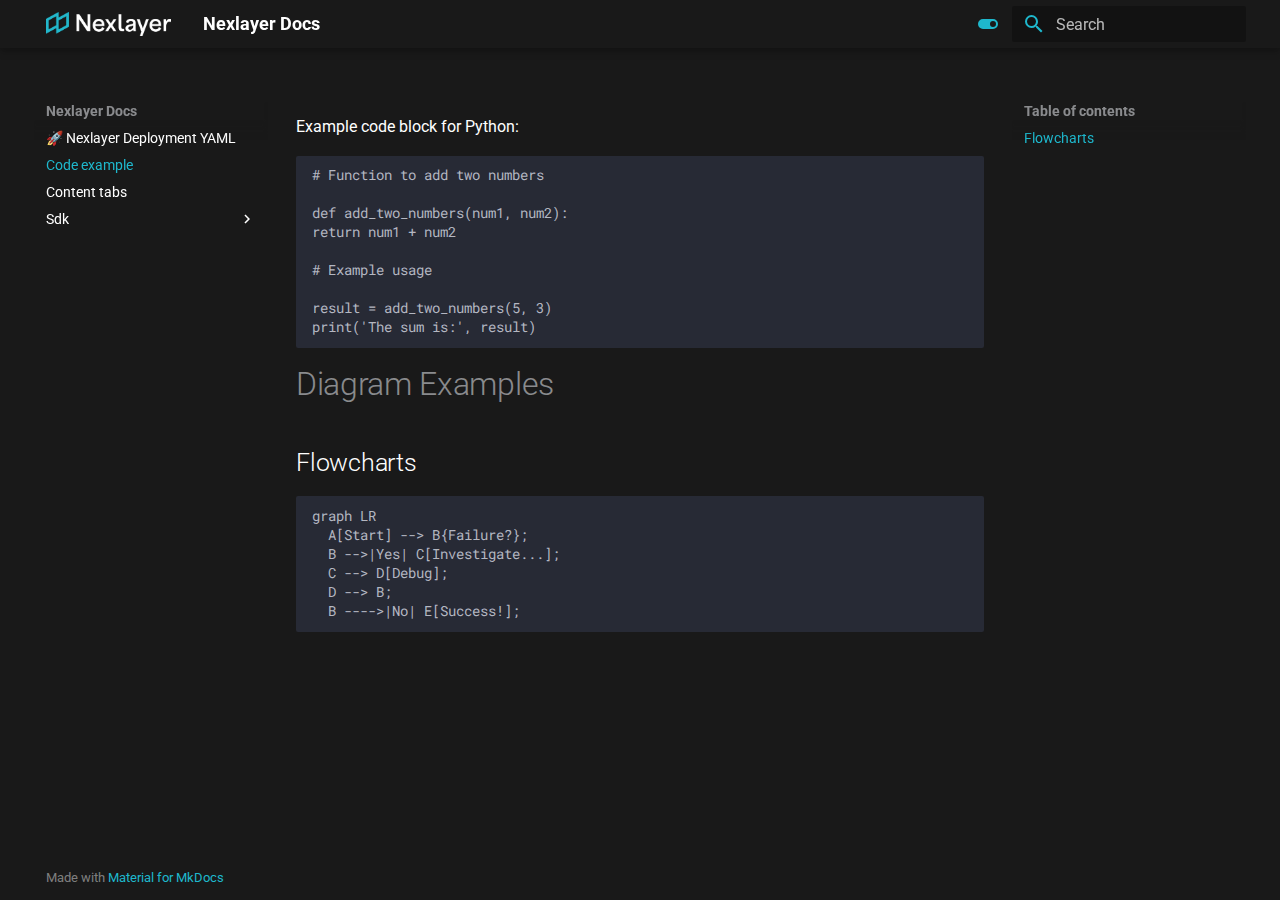
<file: code-example/index.html>
<!doctype html>
<html lang="en" class="no-js">
  <head>
    
      <meta charset="utf-8">
      <meta name="viewport" content="width=device-width,initial-scale=1">
      
      
      
        <link rel="canonical" href="https://docs.nexlayer.com/code-example/">
      
      
        <link rel="prev" href="..">
      
      
        <link rel="next" href="../content-tabs/">
      
      
      <link rel="icon" href="../assets/images/favicon.png">
      <meta name="generator" content="mkdocs-1.6.1, mkdocs-material-9.6.11">
    
    
      
        <title>Code example - Nexlayer Docs</title>
      
    
    
      <link rel="stylesheet" href="../assets/stylesheets/main.4af4bdda.min.css">
      
        
        <link rel="stylesheet" href="../assets/stylesheets/palette.06af60db.min.css">
      
      


    
    
      
    
    
      
        
        
        <link rel="preconnect" href="https://fonts.gstatic.com" crossorigin>
        <link rel="stylesheet" href="https://fonts.googleapis.com/css?family=Roboto:300,300i,400,400i,700,700i%7CRoboto+Mono:400,400i,700,700i&display=fallback">
        <style>:root{--md-text-font:"Roboto";--md-code-font:"Roboto Mono"}</style>
      
    
    
      <link rel="stylesheet" href="../stylesheets/extra.css">
    
    <script>__md_scope=new URL("..",location),__md_hash=e=>[...e].reduce(((e,_)=>(e<<5)-e+_.charCodeAt(0)),0),__md_get=(e,_=localStorage,t=__md_scope)=>JSON.parse(_.getItem(t.pathname+"."+e)),__md_set=(e,_,t=localStorage,a=__md_scope)=>{try{t.setItem(a.pathname+"."+e,JSON.stringify(_))}catch(e){}}</script>
    
      

    
    
    
  </head>
  
  
    
    
      
    
    
    
    
    <body dir="ltr" data-md-color-scheme="slate" data-md-color-primary="indigo" data-md-color-accent="indigo">
  
    
    <input class="md-toggle" data-md-toggle="drawer" type="checkbox" id="__drawer" autocomplete="off">
    <input class="md-toggle" data-md-toggle="search" type="checkbox" id="__search" autocomplete="off">
    <label class="md-overlay" for="__drawer"></label>
    <div data-md-component="skip">
      
        
        <a href="#diagram-examples" class="md-skip">
          Skip to content
        </a>
      
    </div>
    <div data-md-component="announce">
      
    </div>
    
    
      

  

<header class="md-header md-header--shadow" data-md-component="header">
  <nav class="md-header__inner md-grid" aria-label="Header">
    <a href=".." title="Nexlayer Docs" class="md-header__button md-logo" aria-label="Nexlayer Docs" data-md-component="logo">
      
  <img src="../assets/logo.png" alt="logo">

    </a>
    <label class="md-header__button md-icon" for="__drawer">
      
      <svg xmlns="http://www.w3.org/2000/svg" viewBox="0 0 24 24"><path d="M3 6h18v2H3zm0 5h18v2H3zm0 5h18v2H3z"/></svg>
    </label>
    <div class="md-header__title" data-md-component="header-title">
      <div class="md-header__ellipsis">
        <div class="md-header__topic">
          <span class="md-ellipsis">
            Nexlayer Docs
          </span>
        </div>
        <div class="md-header__topic" data-md-component="header-topic">
          <span class="md-ellipsis">
            
              Code example
            
          </span>
        </div>
      </div>
    </div>
    
      
        <form class="md-header__option" data-md-component="palette">
  
    
    
    
    <input class="md-option" data-md-color-media="" data-md-color-scheme="slate" data-md-color-primary="indigo" data-md-color-accent="indigo"  aria-label="Switch to dark mode"  type="radio" name="__palette" id="__palette_0">
    
      <label class="md-header__button md-icon" title="Switch to dark mode" for="__palette_1" hidden>
        <svg xmlns="http://www.w3.org/2000/svg" viewBox="0 0 24 24"><path d="M17 7H7a5 5 0 0 0-5 5 5 5 0 0 0 5 5h10a5 5 0 0 0 5-5 5 5 0 0 0-5-5m0 8a3 3 0 0 1-3-3 3 3 0 0 1 3-3 3 3 0 0 1 3 3 3 3 0 0 1-3 3"/></svg>
      </label>
    
  
    
    
    
    <input class="md-option" data-md-color-media="" data-md-color-scheme="default" data-md-color-primary="indigo" data-md-color-accent="indigo"  aria-label="Switch to light mode"  type="radio" name="__palette" id="__palette_1">
    
      <label class="md-header__button md-icon" title="Switch to light mode" for="__palette_0" hidden>
        <svg xmlns="http://www.w3.org/2000/svg" viewBox="0 0 24 24"><path d="M17 7H7a5 5 0 0 0-5 5 5 5 0 0 0 5 5h10a5 5 0 0 0 5-5 5 5 0 0 0-5-5m0 8a3 3 0 0 1-3-3 3 3 0 0 1 3-3 3 3 0 0 1 3 3 3 3 0 0 1-3 3"/></svg>
      </label>
    
  
</form>
      
    
    
      <script>var palette=__md_get("__palette");if(palette&&palette.color){if("(prefers-color-scheme)"===palette.color.media){var media=matchMedia("(prefers-color-scheme: light)"),input=document.querySelector(media.matches?"[data-md-color-media='(prefers-color-scheme: light)']":"[data-md-color-media='(prefers-color-scheme: dark)']");palette.color.media=input.getAttribute("data-md-color-media"),palette.color.scheme=input.getAttribute("data-md-color-scheme"),palette.color.primary=input.getAttribute("data-md-color-primary"),palette.color.accent=input.getAttribute("data-md-color-accent")}for(var[key,value]of Object.entries(palette.color))document.body.setAttribute("data-md-color-"+key,value)}</script>
    
    
    
      
      
        <label class="md-header__button md-icon" for="__search">
          
          <svg xmlns="http://www.w3.org/2000/svg" viewBox="0 0 24 24"><path d="M9.5 3A6.5 6.5 0 0 1 16 9.5c0 1.61-.59 3.09-1.56 4.23l.27.27h.79l5 5-1.5 1.5-5-5v-.79l-.27-.27A6.52 6.52 0 0 1 9.5 16 6.5 6.5 0 0 1 3 9.5 6.5 6.5 0 0 1 9.5 3m0 2C7 5 5 7 5 9.5S7 14 9.5 14 14 12 14 9.5 12 5 9.5 5"/></svg>
        </label>
        <div class="md-search" data-md-component="search" role="dialog">
  <label class="md-search__overlay" for="__search"></label>
  <div class="md-search__inner" role="search">
    <form class="md-search__form" name="search">
      <input type="text" class="md-search__input" name="query" aria-label="Search" placeholder="Search" autocapitalize="off" autocorrect="off" autocomplete="off" spellcheck="false" data-md-component="search-query" required>
      <label class="md-search__icon md-icon" for="__search">
        
        <svg xmlns="http://www.w3.org/2000/svg" viewBox="0 0 24 24"><path d="M9.5 3A6.5 6.5 0 0 1 16 9.5c0 1.61-.59 3.09-1.56 4.23l.27.27h.79l5 5-1.5 1.5-5-5v-.79l-.27-.27A6.52 6.52 0 0 1 9.5 16 6.5 6.5 0 0 1 3 9.5 6.5 6.5 0 0 1 9.5 3m0 2C7 5 5 7 5 9.5S7 14 9.5 14 14 12 14 9.5 12 5 9.5 5"/></svg>
        
        <svg xmlns="http://www.w3.org/2000/svg" viewBox="0 0 24 24"><path d="M20 11v2H8l5.5 5.5-1.42 1.42L4.16 12l7.92-7.92L13.5 5.5 8 11z"/></svg>
      </label>
      <nav class="md-search__options" aria-label="Search">
        
        <button type="reset" class="md-search__icon md-icon" title="Clear" aria-label="Clear" tabindex="-1">
          
          <svg xmlns="http://www.w3.org/2000/svg" viewBox="0 0 24 24"><path d="M19 6.41 17.59 5 12 10.59 6.41 5 5 6.41 10.59 12 5 17.59 6.41 19 12 13.41 17.59 19 19 17.59 13.41 12z"/></svg>
        </button>
      </nav>
      
    </form>
    <div class="md-search__output">
      <div class="md-search__scrollwrap" tabindex="0" data-md-scrollfix>
        <div class="md-search-result" data-md-component="search-result">
          <div class="md-search-result__meta">
            Initializing search
          </div>
          <ol class="md-search-result__list" role="presentation"></ol>
        </div>
      </div>
    </div>
  </div>
</div>
      
    
    
  </nav>
  
</header>
    
    <div class="md-container" data-md-component="container">
      
      
        
          
        
      
      <main class="md-main" data-md-component="main">
        <div class="md-main__inner md-grid">
          
            
              
              <div class="md-sidebar md-sidebar--primary" data-md-component="sidebar" data-md-type="navigation" >
                <div class="md-sidebar__scrollwrap">
                  <div class="md-sidebar__inner">
                    



<nav class="md-nav md-nav--primary" aria-label="Navigation" data-md-level="0">
  <label class="md-nav__title" for="__drawer">
    <a href=".." title="Nexlayer Docs" class="md-nav__button md-logo" aria-label="Nexlayer Docs" data-md-component="logo">
      
  <img src="../assets/logo.png" alt="logo">

    </a>
    Nexlayer Docs
  </label>
  
  <ul class="md-nav__list" data-md-scrollfix>
    
      
      
  
  
  
  
    <li class="md-nav__item">
      <a href=".." class="md-nav__link">
        
  
  
  <span class="md-ellipsis">
    🚀 Nexlayer Deployment YAML
    
  </span>
  

      </a>
    </li>
  

    
      
      
  
  
    
  
  
  
    <li class="md-nav__item md-nav__item--active">
      
      <input class="md-nav__toggle md-toggle" type="checkbox" id="__toc">
      
      
        
      
      
        <label class="md-nav__link md-nav__link--active" for="__toc">
          
  
  
  <span class="md-ellipsis">
    Code example
    
  </span>
  

          <span class="md-nav__icon md-icon"></span>
        </label>
      
      <a href="./" class="md-nav__link md-nav__link--active">
        
  
  
  <span class="md-ellipsis">
    Code example
    
  </span>
  

      </a>
      
        

<nav class="md-nav md-nav--secondary" aria-label="Table of contents">
  
  
  
    
  
  
    <label class="md-nav__title" for="__toc">
      <span class="md-nav__icon md-icon"></span>
      Table of contents
    </label>
    <ul class="md-nav__list" data-md-component="toc" data-md-scrollfix>
      
        <li class="md-nav__item">
  <a href="#flowcharts" class="md-nav__link">
    <span class="md-ellipsis">
      Flowcharts
    </span>
  </a>
  
</li>
      
    </ul>
  
</nav>
      
    </li>
  

    
      
      
  
  
  
  
    <li class="md-nav__item">
      <a href="../content-tabs/" class="md-nav__link">
        
  
  
  <span class="md-ellipsis">
    Content tabs
    
  </span>
  

      </a>
    </li>
  

    
      
      
  
  
  
  
    
    
    
    
    
    <li class="md-nav__item md-nav__item--nested">
      
        
        
        <input class="md-nav__toggle md-toggle " type="checkbox" id="__nav_4" >
        
          
          <label class="md-nav__link" for="__nav_4" id="__nav_4_label" tabindex="0">
            
  
  
  <span class="md-ellipsis">
    Sdk
    
  </span>
  

            <span class="md-nav__icon md-icon"></span>
          </label>
        
        <nav class="md-nav" data-md-level="1" aria-labelledby="__nav_4_label" aria-expanded="false">
          <label class="md-nav__title" for="__nav_4">
            <span class="md-nav__icon md-icon"></span>
            Sdk
          </label>
          <ul class="md-nav__list" data-md-scrollfix>
            
              
                
  
  
  
  
    <li class="md-nav__item">
      <a href="../sdk/node/" class="md-nav__link">
        
  
  
  <span class="md-ellipsis">
    Welcome to MkDocs
    
  </span>
  

      </a>
    </li>
  

              
            
          </ul>
        </nav>
      
    </li>
  

    
  </ul>
</nav>
                  </div>
                </div>
              </div>
            
            
              
              <div class="md-sidebar md-sidebar--secondary" data-md-component="sidebar" data-md-type="toc" >
                <div class="md-sidebar__scrollwrap">
                  <div class="md-sidebar__inner">
                    

<nav class="md-nav md-nav--secondary" aria-label="Table of contents">
  
  
  
    
  
  
    <label class="md-nav__title" for="__toc">
      <span class="md-nav__icon md-icon"></span>
      Table of contents
    </label>
    <ul class="md-nav__list" data-md-component="toc" data-md-scrollfix>
      
        <li class="md-nav__item">
  <a href="#flowcharts" class="md-nav__link">
    <span class="md-ellipsis">
      Flowcharts
    </span>
  </a>
  
</li>
      
    </ul>
  
</nav>
                  </div>
                </div>
              </div>
            
          
          
            <div class="md-content" data-md-component="content">
              <article class="md-content__inner md-typeset">
                
                  



<p>Example code block for Python:</p>
<pre><code class="language-py"># Function to add two numbers

def add_two_numbers(num1, num2):
return num1 + num2

# Example usage

result = add_two_numbers(5, 3)
print('The sum is:', result)
</code></pre>
<h1 id="diagram-examples">Diagram Examples</h1>
<h2 id="flowcharts">Flowcharts</h2>
<pre><code class="language-mermaid">graph LR
  A[Start] --&gt; B{Failure?};
  B --&gt;|Yes| C[Investigate...];
  C --&gt; D[Debug];
  D --&gt; B;
  B ----&gt;|No| E[Success!];
</code></pre>












                
              </article>
            </div>
          
          
<script>var target=document.getElementById(location.hash.slice(1));target&&target.name&&(target.checked=target.name.startsWith("__tabbed_"))</script>
        </div>
        
      </main>
      
        <footer class="md-footer">
  
  <div class="md-footer-meta md-typeset">
    <div class="md-footer-meta__inner md-grid">
      <div class="md-copyright">
  
  
    Made with
    <a href="https://squidfunk.github.io/mkdocs-material/" target="_blank" rel="noopener">
      Material for MkDocs
    </a>
  
</div>
      
    </div>
  </div>
</footer>
      
    </div>
    <div class="md-dialog" data-md-component="dialog">
      <div class="md-dialog__inner md-typeset"></div>
    </div>
    
    
    
      
      <script id="__config" type="application/json">{"base": "..", "features": [], "search": "../assets/javascripts/workers/search.f8cc74c7.min.js", "tags": null, "translations": {"clipboard.copied": "Copied to clipboard", "clipboard.copy": "Copy to clipboard", "search.result.more.one": "1 more on this page", "search.result.more.other": "# more on this page", "search.result.none": "No matching documents", "search.result.one": "1 matching document", "search.result.other": "# matching documents", "search.result.placeholder": "Type to start searching", "search.result.term.missing": "Missing", "select.version": "Select version"}, "version": null}</script>
    
    
      <script src="../assets/javascripts/bundle.c8b220af.min.js"></script>
      
    
  </body>
</html>
</file>
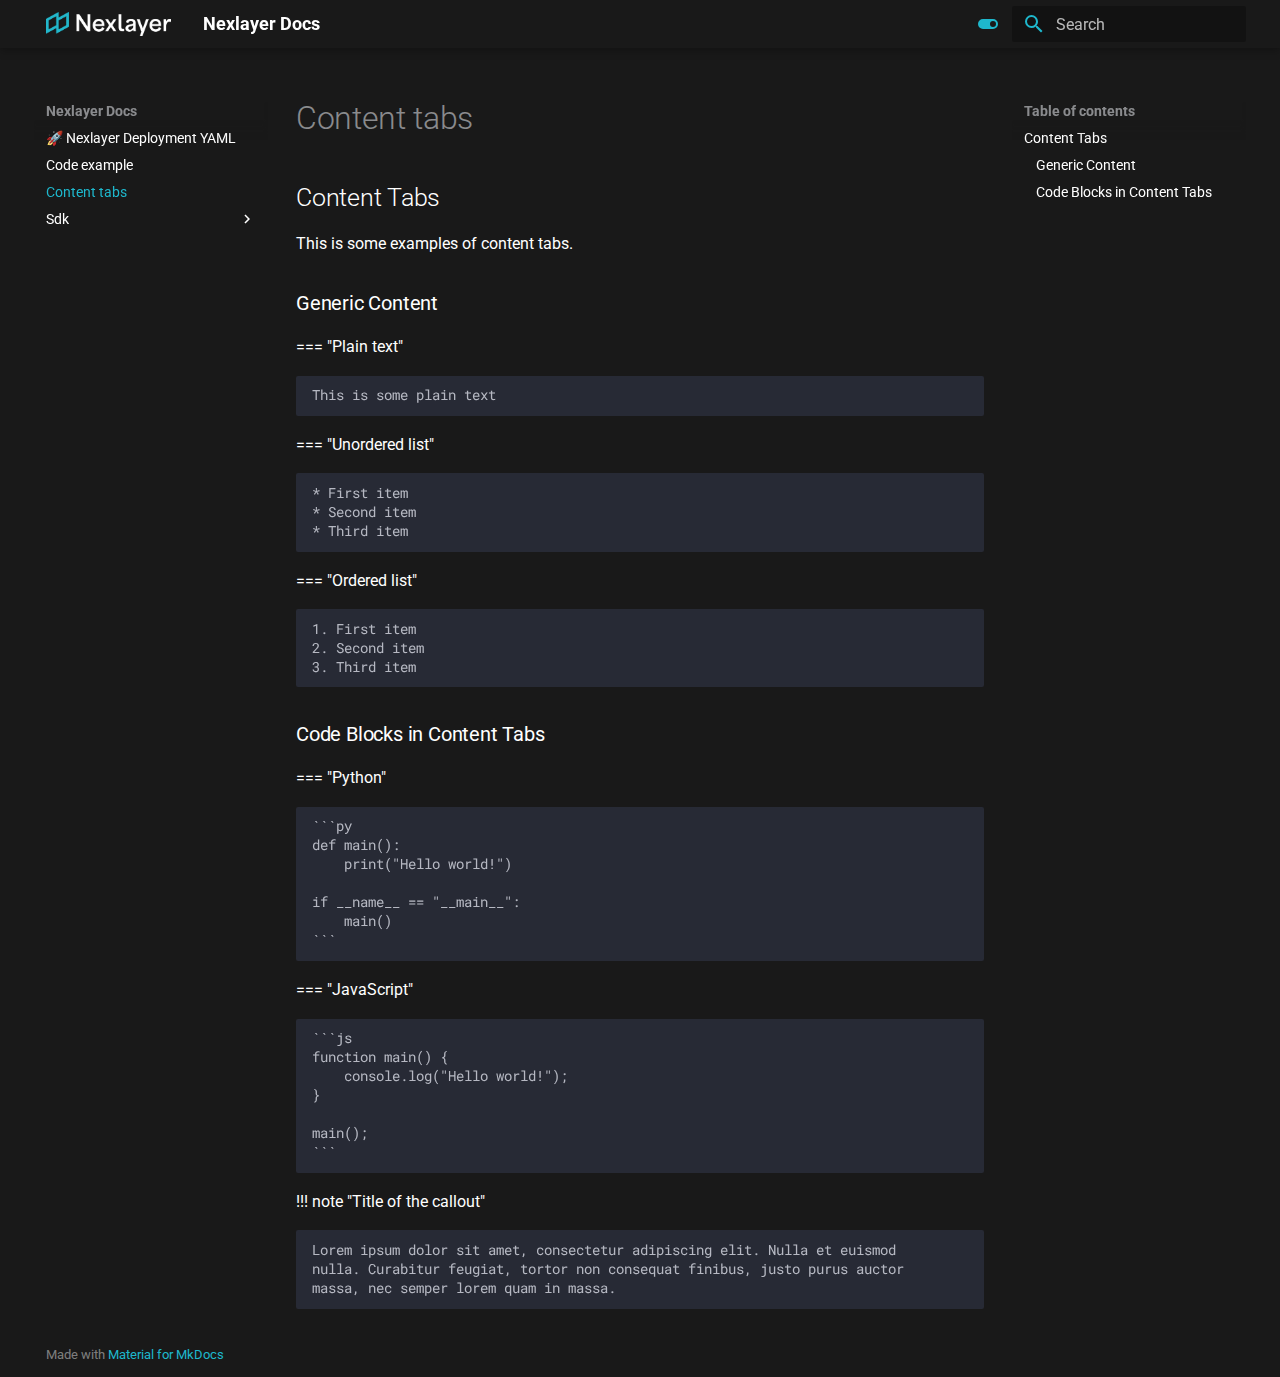
<file: content-tabs/index.html>
<!doctype html>
<html lang="en" class="no-js">
  <head>
    
      <meta charset="utf-8">
      <meta name="viewport" content="width=device-width,initial-scale=1">
      
      
      
        <link rel="canonical" href="https://docs.nexlayer.com/content-tabs/">
      
      
        <link rel="prev" href="../code-example/">
      
      
        <link rel="next" href="../sdk/node/">
      
      
      <link rel="icon" href="../assets/images/favicon.png">
      <meta name="generator" content="mkdocs-1.6.1, mkdocs-material-9.6.11">
    
    
      
        <title>Content tabs - Nexlayer Docs</title>
      
    
    
      <link rel="stylesheet" href="../assets/stylesheets/main.4af4bdda.min.css">
      
        
        <link rel="stylesheet" href="../assets/stylesheets/palette.06af60db.min.css">
      
      


    
    
      
    
    
      
        
        
        <link rel="preconnect" href="https://fonts.gstatic.com" crossorigin>
        <link rel="stylesheet" href="https://fonts.googleapis.com/css?family=Roboto:300,300i,400,400i,700,700i%7CRoboto+Mono:400,400i,700,700i&display=fallback">
        <style>:root{--md-text-font:"Roboto";--md-code-font:"Roboto Mono"}</style>
      
    
    
      <link rel="stylesheet" href="../stylesheets/extra.css">
    
    <script>__md_scope=new URL("..",location),__md_hash=e=>[...e].reduce(((e,_)=>(e<<5)-e+_.charCodeAt(0)),0),__md_get=(e,_=localStorage,t=__md_scope)=>JSON.parse(_.getItem(t.pathname+"."+e)),__md_set=(e,_,t=localStorage,a=__md_scope)=>{try{t.setItem(a.pathname+"."+e,JSON.stringify(_))}catch(e){}}</script>
    
      

    
    
    
  </head>
  
  
    
    
      
    
    
    
    
    <body dir="ltr" data-md-color-scheme="slate" data-md-color-primary="indigo" data-md-color-accent="indigo">
  
    
    <input class="md-toggle" data-md-toggle="drawer" type="checkbox" id="__drawer" autocomplete="off">
    <input class="md-toggle" data-md-toggle="search" type="checkbox" id="__search" autocomplete="off">
    <label class="md-overlay" for="__drawer"></label>
    <div data-md-component="skip">
      
        
        <a href="#content-tabs" class="md-skip">
          Skip to content
        </a>
      
    </div>
    <div data-md-component="announce">
      
    </div>
    
    
      

  

<header class="md-header md-header--shadow" data-md-component="header">
  <nav class="md-header__inner md-grid" aria-label="Header">
    <a href=".." title="Nexlayer Docs" class="md-header__button md-logo" aria-label="Nexlayer Docs" data-md-component="logo">
      
  <img src="../assets/logo.png" alt="logo">

    </a>
    <label class="md-header__button md-icon" for="__drawer">
      
      <svg xmlns="http://www.w3.org/2000/svg" viewBox="0 0 24 24"><path d="M3 6h18v2H3zm0 5h18v2H3zm0 5h18v2H3z"/></svg>
    </label>
    <div class="md-header__title" data-md-component="header-title">
      <div class="md-header__ellipsis">
        <div class="md-header__topic">
          <span class="md-ellipsis">
            Nexlayer Docs
          </span>
        </div>
        <div class="md-header__topic" data-md-component="header-topic">
          <span class="md-ellipsis">
            
              Content tabs
            
          </span>
        </div>
      </div>
    </div>
    
      
        <form class="md-header__option" data-md-component="palette">
  
    
    
    
    <input class="md-option" data-md-color-media="" data-md-color-scheme="slate" data-md-color-primary="indigo" data-md-color-accent="indigo"  aria-label="Switch to dark mode"  type="radio" name="__palette" id="__palette_0">
    
      <label class="md-header__button md-icon" title="Switch to dark mode" for="__palette_1" hidden>
        <svg xmlns="http://www.w3.org/2000/svg" viewBox="0 0 24 24"><path d="M17 7H7a5 5 0 0 0-5 5 5 5 0 0 0 5 5h10a5 5 0 0 0 5-5 5 5 0 0 0-5-5m0 8a3 3 0 0 1-3-3 3 3 0 0 1 3-3 3 3 0 0 1 3 3 3 3 0 0 1-3 3"/></svg>
      </label>
    
  
    
    
    
    <input class="md-option" data-md-color-media="" data-md-color-scheme="default" data-md-color-primary="indigo" data-md-color-accent="indigo"  aria-label="Switch to light mode"  type="radio" name="__palette" id="__palette_1">
    
      <label class="md-header__button md-icon" title="Switch to light mode" for="__palette_0" hidden>
        <svg xmlns="http://www.w3.org/2000/svg" viewBox="0 0 24 24"><path d="M17 7H7a5 5 0 0 0-5 5 5 5 0 0 0 5 5h10a5 5 0 0 0 5-5 5 5 0 0 0-5-5m0 8a3 3 0 0 1-3-3 3 3 0 0 1 3-3 3 3 0 0 1 3 3 3 3 0 0 1-3 3"/></svg>
      </label>
    
  
</form>
      
    
    
      <script>var palette=__md_get("__palette");if(palette&&palette.color){if("(prefers-color-scheme)"===palette.color.media){var media=matchMedia("(prefers-color-scheme: light)"),input=document.querySelector(media.matches?"[data-md-color-media='(prefers-color-scheme: light)']":"[data-md-color-media='(prefers-color-scheme: dark)']");palette.color.media=input.getAttribute("data-md-color-media"),palette.color.scheme=input.getAttribute("data-md-color-scheme"),palette.color.primary=input.getAttribute("data-md-color-primary"),palette.color.accent=input.getAttribute("data-md-color-accent")}for(var[key,value]of Object.entries(palette.color))document.body.setAttribute("data-md-color-"+key,value)}</script>
    
    
    
      
      
        <label class="md-header__button md-icon" for="__search">
          
          <svg xmlns="http://www.w3.org/2000/svg" viewBox="0 0 24 24"><path d="M9.5 3A6.5 6.5 0 0 1 16 9.5c0 1.61-.59 3.09-1.56 4.23l.27.27h.79l5 5-1.5 1.5-5-5v-.79l-.27-.27A6.52 6.52 0 0 1 9.5 16 6.5 6.5 0 0 1 3 9.5 6.5 6.5 0 0 1 9.5 3m0 2C7 5 5 7 5 9.5S7 14 9.5 14 14 12 14 9.5 12 5 9.5 5"/></svg>
        </label>
        <div class="md-search" data-md-component="search" role="dialog">
  <label class="md-search__overlay" for="__search"></label>
  <div class="md-search__inner" role="search">
    <form class="md-search__form" name="search">
      <input type="text" class="md-search__input" name="query" aria-label="Search" placeholder="Search" autocapitalize="off" autocorrect="off" autocomplete="off" spellcheck="false" data-md-component="search-query" required>
      <label class="md-search__icon md-icon" for="__search">
        
        <svg xmlns="http://www.w3.org/2000/svg" viewBox="0 0 24 24"><path d="M9.5 3A6.5 6.5 0 0 1 16 9.5c0 1.61-.59 3.09-1.56 4.23l.27.27h.79l5 5-1.5 1.5-5-5v-.79l-.27-.27A6.52 6.52 0 0 1 9.5 16 6.5 6.5 0 0 1 3 9.5 6.5 6.5 0 0 1 9.5 3m0 2C7 5 5 7 5 9.5S7 14 9.5 14 14 12 14 9.5 12 5 9.5 5"/></svg>
        
        <svg xmlns="http://www.w3.org/2000/svg" viewBox="0 0 24 24"><path d="M20 11v2H8l5.5 5.5-1.42 1.42L4.16 12l7.92-7.92L13.5 5.5 8 11z"/></svg>
      </label>
      <nav class="md-search__options" aria-label="Search">
        
        <button type="reset" class="md-search__icon md-icon" title="Clear" aria-label="Clear" tabindex="-1">
          
          <svg xmlns="http://www.w3.org/2000/svg" viewBox="0 0 24 24"><path d="M19 6.41 17.59 5 12 10.59 6.41 5 5 6.41 10.59 12 5 17.59 6.41 19 12 13.41 17.59 19 19 17.59 13.41 12z"/></svg>
        </button>
      </nav>
      
    </form>
    <div class="md-search__output">
      <div class="md-search__scrollwrap" tabindex="0" data-md-scrollfix>
        <div class="md-search-result" data-md-component="search-result">
          <div class="md-search-result__meta">
            Initializing search
          </div>
          <ol class="md-search-result__list" role="presentation"></ol>
        </div>
      </div>
    </div>
  </div>
</div>
      
    
    
  </nav>
  
</header>
    
    <div class="md-container" data-md-component="container">
      
      
        
          
        
      
      <main class="md-main" data-md-component="main">
        <div class="md-main__inner md-grid">
          
            
              
              <div class="md-sidebar md-sidebar--primary" data-md-component="sidebar" data-md-type="navigation" >
                <div class="md-sidebar__scrollwrap">
                  <div class="md-sidebar__inner">
                    



<nav class="md-nav md-nav--primary" aria-label="Navigation" data-md-level="0">
  <label class="md-nav__title" for="__drawer">
    <a href=".." title="Nexlayer Docs" class="md-nav__button md-logo" aria-label="Nexlayer Docs" data-md-component="logo">
      
  <img src="../assets/logo.png" alt="logo">

    </a>
    Nexlayer Docs
  </label>
  
  <ul class="md-nav__list" data-md-scrollfix>
    
      
      
  
  
  
  
    <li class="md-nav__item">
      <a href=".." class="md-nav__link">
        
  
  
  <span class="md-ellipsis">
    🚀 Nexlayer Deployment YAML
    
  </span>
  

      </a>
    </li>
  

    
      
      
  
  
  
  
    <li class="md-nav__item">
      <a href="../code-example/" class="md-nav__link">
        
  
  
  <span class="md-ellipsis">
    Code example
    
  </span>
  

      </a>
    </li>
  

    
      
      
  
  
    
  
  
  
    <li class="md-nav__item md-nav__item--active">
      
      <input class="md-nav__toggle md-toggle" type="checkbox" id="__toc">
      
      
      
        <label class="md-nav__link md-nav__link--active" for="__toc">
          
  
  
  <span class="md-ellipsis">
    Content tabs
    
  </span>
  

          <span class="md-nav__icon md-icon"></span>
        </label>
      
      <a href="./" class="md-nav__link md-nav__link--active">
        
  
  
  <span class="md-ellipsis">
    Content tabs
    
  </span>
  

      </a>
      
        

<nav class="md-nav md-nav--secondary" aria-label="Table of contents">
  
  
  
  
    <label class="md-nav__title" for="__toc">
      <span class="md-nav__icon md-icon"></span>
      Table of contents
    </label>
    <ul class="md-nav__list" data-md-component="toc" data-md-scrollfix>
      
        <li class="md-nav__item">
  <a href="#content-tabs" class="md-nav__link">
    <span class="md-ellipsis">
      Content Tabs
    </span>
  </a>
  
    <nav class="md-nav" aria-label="Content Tabs">
      <ul class="md-nav__list">
        
          <li class="md-nav__item">
  <a href="#generic-content" class="md-nav__link">
    <span class="md-ellipsis">
      Generic Content
    </span>
  </a>
  
</li>
        
          <li class="md-nav__item">
  <a href="#code-blocks-in-content-tabs" class="md-nav__link">
    <span class="md-ellipsis">
      Code Blocks in Content Tabs
    </span>
  </a>
  
</li>
        
      </ul>
    </nav>
  
</li>
      
    </ul>
  
</nav>
      
    </li>
  

    
      
      
  
  
  
  
    
    
    
    
    
    <li class="md-nav__item md-nav__item--nested">
      
        
        
        <input class="md-nav__toggle md-toggle " type="checkbox" id="__nav_4" >
        
          
          <label class="md-nav__link" for="__nav_4" id="__nav_4_label" tabindex="0">
            
  
  
  <span class="md-ellipsis">
    Sdk
    
  </span>
  

            <span class="md-nav__icon md-icon"></span>
          </label>
        
        <nav class="md-nav" data-md-level="1" aria-labelledby="__nav_4_label" aria-expanded="false">
          <label class="md-nav__title" for="__nav_4">
            <span class="md-nav__icon md-icon"></span>
            Sdk
          </label>
          <ul class="md-nav__list" data-md-scrollfix>
            
              
                
  
  
  
  
    <li class="md-nav__item">
      <a href="../sdk/node/" class="md-nav__link">
        
  
  
  <span class="md-ellipsis">
    Welcome to MkDocs
    
  </span>
  

      </a>
    </li>
  

              
            
          </ul>
        </nav>
      
    </li>
  

    
  </ul>
</nav>
                  </div>
                </div>
              </div>
            
            
              
              <div class="md-sidebar md-sidebar--secondary" data-md-component="sidebar" data-md-type="toc" >
                <div class="md-sidebar__scrollwrap">
                  <div class="md-sidebar__inner">
                    

<nav class="md-nav md-nav--secondary" aria-label="Table of contents">
  
  
  
  
    <label class="md-nav__title" for="__toc">
      <span class="md-nav__icon md-icon"></span>
      Table of contents
    </label>
    <ul class="md-nav__list" data-md-component="toc" data-md-scrollfix>
      
        <li class="md-nav__item">
  <a href="#content-tabs" class="md-nav__link">
    <span class="md-ellipsis">
      Content Tabs
    </span>
  </a>
  
    <nav class="md-nav" aria-label="Content Tabs">
      <ul class="md-nav__list">
        
          <li class="md-nav__item">
  <a href="#generic-content" class="md-nav__link">
    <span class="md-ellipsis">
      Generic Content
    </span>
  </a>
  
</li>
        
          <li class="md-nav__item">
  <a href="#code-blocks-in-content-tabs" class="md-nav__link">
    <span class="md-ellipsis">
      Code Blocks in Content Tabs
    </span>
  </a>
  
</li>
        
      </ul>
    </nav>
  
</li>
      
    </ul>
  
</nav>
                  </div>
                </div>
              </div>
            
          
          
            <div class="md-content" data-md-component="content">
              <article class="md-content__inner md-typeset">
                
                  



  <h1>Content tabs</h1>

<h2 id="content-tabs">Content Tabs</h2>
<p>This is some examples of content tabs.</p>
<h3 id="generic-content">Generic Content</h3>
<p>=== "Plain text"</p>
<pre><code>This is some plain text
</code></pre>
<p>=== "Unordered list"</p>
<pre><code>* First item
* Second item
* Third item
</code></pre>
<p>=== "Ordered list"</p>
<pre><code>1. First item
2. Second item
3. Third item
</code></pre>
<h3 id="code-blocks-in-content-tabs">Code Blocks in Content Tabs</h3>
<p>=== "Python"</p>
<pre><code>```py
def main():
    print("Hello world!")

if __name__ == "__main__":
    main()
```
</code></pre>
<p>=== "JavaScript"</p>
<pre><code>```js
function main() {
    console.log("Hello world!");
}

main();
```
</code></pre>
<p>!!! note "Title of the callout"</p>
<pre><code>Lorem ipsum dolor sit amet, consectetur adipiscing elit. Nulla et euismod
nulla. Curabitur feugiat, tortor non consequat finibus, justo purus auctor
massa, nec semper lorem quam in massa.
</code></pre>












                
              </article>
            </div>
          
          
<script>var target=document.getElementById(location.hash.slice(1));target&&target.name&&(target.checked=target.name.startsWith("__tabbed_"))</script>
        </div>
        
      </main>
      
        <footer class="md-footer">
  
  <div class="md-footer-meta md-typeset">
    <div class="md-footer-meta__inner md-grid">
      <div class="md-copyright">
  
  
    Made with
    <a href="https://squidfunk.github.io/mkdocs-material/" target="_blank" rel="noopener">
      Material for MkDocs
    </a>
  
</div>
      
    </div>
  </div>
</footer>
      
    </div>
    <div class="md-dialog" data-md-component="dialog">
      <div class="md-dialog__inner md-typeset"></div>
    </div>
    
    
    
      
      <script id="__config" type="application/json">{"base": "..", "features": [], "search": "../assets/javascripts/workers/search.f8cc74c7.min.js", "tags": null, "translations": {"clipboard.copied": "Copied to clipboard", "clipboard.copy": "Copy to clipboard", "search.result.more.one": "1 more on this page", "search.result.more.other": "# more on this page", "search.result.none": "No matching documents", "search.result.one": "1 matching document", "search.result.other": "# matching documents", "search.result.placeholder": "Type to start searching", "search.result.term.missing": "Missing", "select.version": "Select version"}, "version": null}</script>
    
    
      <script src="../assets/javascripts/bundle.c8b220af.min.js"></script>
      
    
  </body>
</html>
</file>
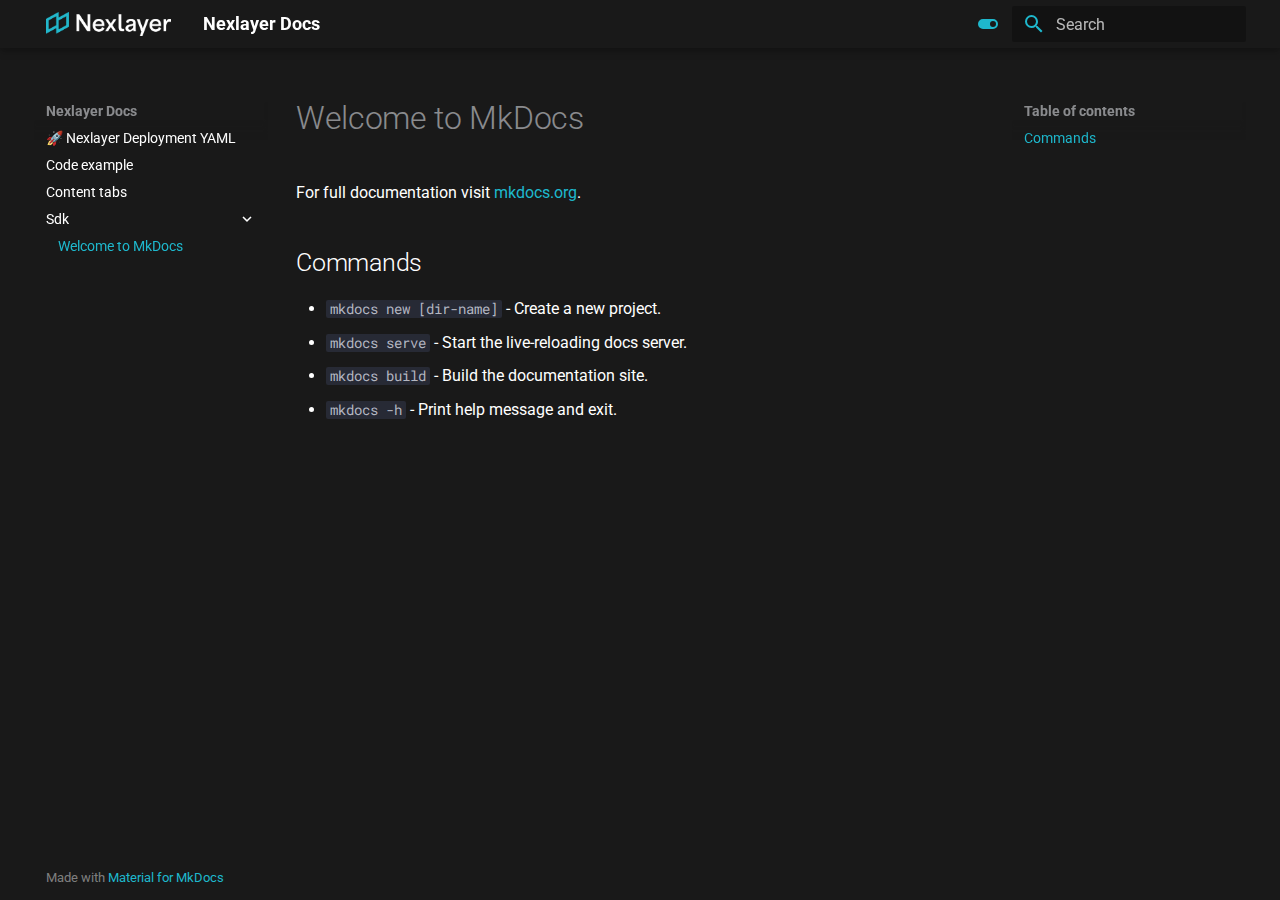
<file: sdk/node/index.html>
<!doctype html>
<html lang="en" class="no-js">
  <head>
    
      <meta charset="utf-8">
      <meta name="viewport" content="width=device-width,initial-scale=1">
      
      
      
        <link rel="canonical" href="https://docs.nexlayer.com/sdk/node/">
      
      
        <link rel="prev" href="../../content-tabs/">
      
      
      
      <link rel="icon" href="../../assets/images/favicon.png">
      <meta name="generator" content="mkdocs-1.6.1, mkdocs-material-9.6.11">
    
    
      
        <title>Welcome to MkDocs - Nexlayer Docs</title>
      
    
    
      <link rel="stylesheet" href="../../assets/stylesheets/main.4af4bdda.min.css">
      
        
        <link rel="stylesheet" href="../../assets/stylesheets/palette.06af60db.min.css">
      
      


    
    
      
    
    
      
        
        
        <link rel="preconnect" href="https://fonts.gstatic.com" crossorigin>
        <link rel="stylesheet" href="https://fonts.googleapis.com/css?family=Roboto:300,300i,400,400i,700,700i%7CRoboto+Mono:400,400i,700,700i&display=fallback">
        <style>:root{--md-text-font:"Roboto";--md-code-font:"Roboto Mono"}</style>
      
    
    
      <link rel="stylesheet" href="../../stylesheets/extra.css">
    
    <script>__md_scope=new URL("../..",location),__md_hash=e=>[...e].reduce(((e,_)=>(e<<5)-e+_.charCodeAt(0)),0),__md_get=(e,_=localStorage,t=__md_scope)=>JSON.parse(_.getItem(t.pathname+"."+e)),__md_set=(e,_,t=localStorage,a=__md_scope)=>{try{t.setItem(a.pathname+"."+e,JSON.stringify(_))}catch(e){}}</script>
    
      

    
    
    
  </head>
  
  
    
    
      
    
    
    
    
    <body dir="ltr" data-md-color-scheme="slate" data-md-color-primary="indigo" data-md-color-accent="indigo">
  
    
    <input class="md-toggle" data-md-toggle="drawer" type="checkbox" id="__drawer" autocomplete="off">
    <input class="md-toggle" data-md-toggle="search" type="checkbox" id="__search" autocomplete="off">
    <label class="md-overlay" for="__drawer"></label>
    <div data-md-component="skip">
      
        
        <a href="#welcome-to-mkdocs" class="md-skip">
          Skip to content
        </a>
      
    </div>
    <div data-md-component="announce">
      
    </div>
    
    
      

  

<header class="md-header md-header--shadow" data-md-component="header">
  <nav class="md-header__inner md-grid" aria-label="Header">
    <a href="../.." title="Nexlayer Docs" class="md-header__button md-logo" aria-label="Nexlayer Docs" data-md-component="logo">
      
  <img src="../../assets/logo.png" alt="logo">

    </a>
    <label class="md-header__button md-icon" for="__drawer">
      
      <svg xmlns="http://www.w3.org/2000/svg" viewBox="0 0 24 24"><path d="M3 6h18v2H3zm0 5h18v2H3zm0 5h18v2H3z"/></svg>
    </label>
    <div class="md-header__title" data-md-component="header-title">
      <div class="md-header__ellipsis">
        <div class="md-header__topic">
          <span class="md-ellipsis">
            Nexlayer Docs
          </span>
        </div>
        <div class="md-header__topic" data-md-component="header-topic">
          <span class="md-ellipsis">
            
              Welcome to MkDocs
            
          </span>
        </div>
      </div>
    </div>
    
      
        <form class="md-header__option" data-md-component="palette">
  
    
    
    
    <input class="md-option" data-md-color-media="" data-md-color-scheme="slate" data-md-color-primary="indigo" data-md-color-accent="indigo"  aria-label="Switch to dark mode"  type="radio" name="__palette" id="__palette_0">
    
      <label class="md-header__button md-icon" title="Switch to dark mode" for="__palette_1" hidden>
        <svg xmlns="http://www.w3.org/2000/svg" viewBox="0 0 24 24"><path d="M17 7H7a5 5 0 0 0-5 5 5 5 0 0 0 5 5h10a5 5 0 0 0 5-5 5 5 0 0 0-5-5m0 8a3 3 0 0 1-3-3 3 3 0 0 1 3-3 3 3 0 0 1 3 3 3 3 0 0 1-3 3"/></svg>
      </label>
    
  
    
    
    
    <input class="md-option" data-md-color-media="" data-md-color-scheme="default" data-md-color-primary="indigo" data-md-color-accent="indigo"  aria-label="Switch to light mode"  type="radio" name="__palette" id="__palette_1">
    
      <label class="md-header__button md-icon" title="Switch to light mode" for="__palette_0" hidden>
        <svg xmlns="http://www.w3.org/2000/svg" viewBox="0 0 24 24"><path d="M17 7H7a5 5 0 0 0-5 5 5 5 0 0 0 5 5h10a5 5 0 0 0 5-5 5 5 0 0 0-5-5m0 8a3 3 0 0 1-3-3 3 3 0 0 1 3-3 3 3 0 0 1 3 3 3 3 0 0 1-3 3"/></svg>
      </label>
    
  
</form>
      
    
    
      <script>var palette=__md_get("__palette");if(palette&&palette.color){if("(prefers-color-scheme)"===palette.color.media){var media=matchMedia("(prefers-color-scheme: light)"),input=document.querySelector(media.matches?"[data-md-color-media='(prefers-color-scheme: light)']":"[data-md-color-media='(prefers-color-scheme: dark)']");palette.color.media=input.getAttribute("data-md-color-media"),palette.color.scheme=input.getAttribute("data-md-color-scheme"),palette.color.primary=input.getAttribute("data-md-color-primary"),palette.color.accent=input.getAttribute("data-md-color-accent")}for(var[key,value]of Object.entries(palette.color))document.body.setAttribute("data-md-color-"+key,value)}</script>
    
    
    
      
      
        <label class="md-header__button md-icon" for="__search">
          
          <svg xmlns="http://www.w3.org/2000/svg" viewBox="0 0 24 24"><path d="M9.5 3A6.5 6.5 0 0 1 16 9.5c0 1.61-.59 3.09-1.56 4.23l.27.27h.79l5 5-1.5 1.5-5-5v-.79l-.27-.27A6.52 6.52 0 0 1 9.5 16 6.5 6.5 0 0 1 3 9.5 6.5 6.5 0 0 1 9.5 3m0 2C7 5 5 7 5 9.5S7 14 9.5 14 14 12 14 9.5 12 5 9.5 5"/></svg>
        </label>
        <div class="md-search" data-md-component="search" role="dialog">
  <label class="md-search__overlay" for="__search"></label>
  <div class="md-search__inner" role="search">
    <form class="md-search__form" name="search">
      <input type="text" class="md-search__input" name="query" aria-label="Search" placeholder="Search" autocapitalize="off" autocorrect="off" autocomplete="off" spellcheck="false" data-md-component="search-query" required>
      <label class="md-search__icon md-icon" for="__search">
        
        <svg xmlns="http://www.w3.org/2000/svg" viewBox="0 0 24 24"><path d="M9.5 3A6.5 6.5 0 0 1 16 9.5c0 1.61-.59 3.09-1.56 4.23l.27.27h.79l5 5-1.5 1.5-5-5v-.79l-.27-.27A6.52 6.52 0 0 1 9.5 16 6.5 6.5 0 0 1 3 9.5 6.5 6.5 0 0 1 9.5 3m0 2C7 5 5 7 5 9.5S7 14 9.5 14 14 12 14 9.5 12 5 9.5 5"/></svg>
        
        <svg xmlns="http://www.w3.org/2000/svg" viewBox="0 0 24 24"><path d="M20 11v2H8l5.5 5.5-1.42 1.42L4.16 12l7.92-7.92L13.5 5.5 8 11z"/></svg>
      </label>
      <nav class="md-search__options" aria-label="Search">
        
        <button type="reset" class="md-search__icon md-icon" title="Clear" aria-label="Clear" tabindex="-1">
          
          <svg xmlns="http://www.w3.org/2000/svg" viewBox="0 0 24 24"><path d="M19 6.41 17.59 5 12 10.59 6.41 5 5 6.41 10.59 12 5 17.59 6.41 19 12 13.41 17.59 19 19 17.59 13.41 12z"/></svg>
        </button>
      </nav>
      
    </form>
    <div class="md-search__output">
      <div class="md-search__scrollwrap" tabindex="0" data-md-scrollfix>
        <div class="md-search-result" data-md-component="search-result">
          <div class="md-search-result__meta">
            Initializing search
          </div>
          <ol class="md-search-result__list" role="presentation"></ol>
        </div>
      </div>
    </div>
  </div>
</div>
      
    
    
  </nav>
  
</header>
    
    <div class="md-container" data-md-component="container">
      
      
        
          
        
      
      <main class="md-main" data-md-component="main">
        <div class="md-main__inner md-grid">
          
            
              
              <div class="md-sidebar md-sidebar--primary" data-md-component="sidebar" data-md-type="navigation" >
                <div class="md-sidebar__scrollwrap">
                  <div class="md-sidebar__inner">
                    



<nav class="md-nav md-nav--primary" aria-label="Navigation" data-md-level="0">
  <label class="md-nav__title" for="__drawer">
    <a href="../.." title="Nexlayer Docs" class="md-nav__button md-logo" aria-label="Nexlayer Docs" data-md-component="logo">
      
  <img src="../../assets/logo.png" alt="logo">

    </a>
    Nexlayer Docs
  </label>
  
  <ul class="md-nav__list" data-md-scrollfix>
    
      
      
  
  
  
  
    <li class="md-nav__item">
      <a href="../.." class="md-nav__link">
        
  
  
  <span class="md-ellipsis">
    🚀 Nexlayer Deployment YAML
    
  </span>
  

      </a>
    </li>
  

    
      
      
  
  
  
  
    <li class="md-nav__item">
      <a href="../../code-example/" class="md-nav__link">
        
  
  
  <span class="md-ellipsis">
    Code example
    
  </span>
  

      </a>
    </li>
  

    
      
      
  
  
  
  
    <li class="md-nav__item">
      <a href="../../content-tabs/" class="md-nav__link">
        
  
  
  <span class="md-ellipsis">
    Content tabs
    
  </span>
  

      </a>
    </li>
  

    
      
      
  
  
    
  
  
  
    
    
    
    
    
    <li class="md-nav__item md-nav__item--active md-nav__item--nested">
      
        
        
        <input class="md-nav__toggle md-toggle " type="checkbox" id="__nav_4" checked>
        
          
          <label class="md-nav__link" for="__nav_4" id="__nav_4_label" tabindex="0">
            
  
  
  <span class="md-ellipsis">
    Sdk
    
  </span>
  

            <span class="md-nav__icon md-icon"></span>
          </label>
        
        <nav class="md-nav" data-md-level="1" aria-labelledby="__nav_4_label" aria-expanded="true">
          <label class="md-nav__title" for="__nav_4">
            <span class="md-nav__icon md-icon"></span>
            Sdk
          </label>
          <ul class="md-nav__list" data-md-scrollfix>
            
              
                
  
  
    
  
  
  
    <li class="md-nav__item md-nav__item--active">
      
      <input class="md-nav__toggle md-toggle" type="checkbox" id="__toc">
      
      
        
      
      
        <label class="md-nav__link md-nav__link--active" for="__toc">
          
  
  
  <span class="md-ellipsis">
    Welcome to MkDocs
    
  </span>
  

          <span class="md-nav__icon md-icon"></span>
        </label>
      
      <a href="./" class="md-nav__link md-nav__link--active">
        
  
  
  <span class="md-ellipsis">
    Welcome to MkDocs
    
  </span>
  

      </a>
      
        

<nav class="md-nav md-nav--secondary" aria-label="Table of contents">
  
  
  
    
  
  
    <label class="md-nav__title" for="__toc">
      <span class="md-nav__icon md-icon"></span>
      Table of contents
    </label>
    <ul class="md-nav__list" data-md-component="toc" data-md-scrollfix>
      
        <li class="md-nav__item">
  <a href="#commands" class="md-nav__link">
    <span class="md-ellipsis">
      Commands
    </span>
  </a>
  
</li>
      
    </ul>
  
</nav>
      
    </li>
  

              
            
          </ul>
        </nav>
      
    </li>
  

    
  </ul>
</nav>
                  </div>
                </div>
              </div>
            
            
              
              <div class="md-sidebar md-sidebar--secondary" data-md-component="sidebar" data-md-type="toc" >
                <div class="md-sidebar__scrollwrap">
                  <div class="md-sidebar__inner">
                    

<nav class="md-nav md-nav--secondary" aria-label="Table of contents">
  
  
  
    
  
  
    <label class="md-nav__title" for="__toc">
      <span class="md-nav__icon md-icon"></span>
      Table of contents
    </label>
    <ul class="md-nav__list" data-md-component="toc" data-md-scrollfix>
      
        <li class="md-nav__item">
  <a href="#commands" class="md-nav__link">
    <span class="md-ellipsis">
      Commands
    </span>
  </a>
  
</li>
      
    </ul>
  
</nav>
                  </div>
                </div>
              </div>
            
          
          
            <div class="md-content" data-md-component="content">
              <article class="md-content__inner md-typeset">
                
                  



<h1 id="welcome-to-mkdocs">Welcome to MkDocs</h1>
<p>For full documentation visit <a href="https://www.mkdocs.org">mkdocs.org</a>.</p>
<h2 id="commands">Commands</h2>
<ul>
<li><code>mkdocs new [dir-name]</code> - Create a new project.</li>
<li><code>mkdocs serve</code> - Start the live-reloading docs server.</li>
<li><code>mkdocs build</code> - Build the documentation site.</li>
<li><code>mkdocs -h</code> - Print help message and exit.</li>
</ul>












                
              </article>
            </div>
          
          
<script>var target=document.getElementById(location.hash.slice(1));target&&target.name&&(target.checked=target.name.startsWith("__tabbed_"))</script>
        </div>
        
      </main>
      
        <footer class="md-footer">
  
  <div class="md-footer-meta md-typeset">
    <div class="md-footer-meta__inner md-grid">
      <div class="md-copyright">
  
  
    Made with
    <a href="https://squidfunk.github.io/mkdocs-material/" target="_blank" rel="noopener">
      Material for MkDocs
    </a>
  
</div>
      
    </div>
  </div>
</footer>
      
    </div>
    <div class="md-dialog" data-md-component="dialog">
      <div class="md-dialog__inner md-typeset"></div>
    </div>
    
    
    
      
      <script id="__config" type="application/json">{"base": "../..", "features": [], "search": "../../assets/javascripts/workers/search.f8cc74c7.min.js", "tags": null, "translations": {"clipboard.copied": "Copied to clipboard", "clipboard.copy": "Copy to clipboard", "search.result.more.one": "1 more on this page", "search.result.more.other": "# more on this page", "search.result.none": "No matching documents", "search.result.one": "1 matching document", "search.result.other": "# matching documents", "search.result.placeholder": "Type to start searching", "search.result.term.missing": "Missing", "select.version": "Select version"}, "version": null}</script>
    
    
      <script src="../../assets/javascripts/bundle.c8b220af.min.js"></script>
      
    
  </body>
</html>
</file>
<file: stylesheets/extra.css>
/*  Global Theme Variables  */
:root {
    --md-primary-fg-color: rgb(25, 25, 25);           /* Header/Primary text */
    --md-primary-fg-color--light: #ffffff;            /* Light primary */
    --md-accent-fg-color: rgb(30, 184, 205);          /* Accent (links, icons, etc.) */
    --main-bg-color: rgb(25, 25, 25);                 /* Custom dark background */
  }
  
  /*  Light Mode (Default)  */
  [data-md-color-scheme="default"] {
    --md-default-bg-color: white;                    /* Light background */
    --md-default-fg-color: rgb(49, 49, 49);           /* Light text */
    color: #1a1a1a;
  }
  
  /*  Dark Mode (Slate)  */
  [data-md-color-scheme="slate"] {
    --md-default-bg-color: rgb(25, 25, 25);           /* Dark background */
    --md-default-fg-color: white;                    /* Dark text */
    color: white;
  }
  
  /*  Base Background & Text Styling  */
  body,
  .md-main,
  .md-content,
  .md-typeset {
    background-color: var(--md-default-bg-color);
    color: var(--md-default-fg-color);
  }
  
  /*  Text Selection Highlight  */
  ::selection {
    background: rgb(30, 184, 205);
    color: white;
  }
  
  /*  Links & Navigation  */
  .md-typeset a,
  a:hover,
  .md-nav__link:hover,
  .md-nav__link--active,
  .md-nav__link:focus,
  .md-typeset a:hover {
    color: rgb(30, 184, 205) !important; /* Needed to override Material theme */
  }
  
  /*  Inline Code on Hover  */
  .md-typeset code:hover {
    background-color: rgba(30, 184, 205, 0.1);
    color: rgb(30, 184, 205);
  }
  
  /*  Buttons & Toggles  */
  .md-button:hover,
  .md-header__button:hover {
    color: rgb(30, 184, 205);
  }
  
  /*  Top Header (Banner)  */
  .md-header {
    background-color: rgb(25, 25, 25) !important; /* Strong override needed */
  }
  
  /*  Header Icon Colors  */
  .md-header__button,
  .md-header__button md-icon,
  .md-header__button .md-icon,
  .md-header__button:hover,
  .md-header__button:focus,
  .md-search__icon {
    color: rgb(30, 184, 205); /* Accent color for header icons */
  }
  
  .md-search__icon {
    color: rgb(30, 184, 205) !important;               /* Search icon color */
  }
</file>
<file: assets/stylesheets/main.4af4bdda.min.css>
@charset "UTF-8";html{-webkit-text-size-adjust:none;-moz-text-size-adjust:none;text-size-adjust:none;box-sizing:border-box}*,:after,:before{box-sizing:inherit}@media (prefers-reduced-motion){*,:after,:before{transition:none!important}}body{margin:0}a,button,input,label{-webkit-tap-highlight-color:transparent}a{color:inherit;text-decoration:none}hr{border:0;box-sizing:initial;display:block;height:.05rem;overflow:visible;padding:0}small{font-size:80%}sub,sup{line-height:1em}img{border-style:none}table{border-collapse:initial;border-spacing:0}td,th{font-weight:400;vertical-align:top}button{background:#0000;border:0;font-family:inherit;font-size:inherit;margin:0;padding:0}input{border:0;outline:none}:root{--md-primary-fg-color:#4051b5;--md-primary-fg-color--light:#5d6cc0;--md-primary-fg-color--dark:#303fa1;--md-primary-bg-color:#fff;--md-primary-bg-color--light:#ffffffb3;--md-accent-fg-color:#526cfe;--md-accent-fg-color--transparent:#526cfe1a;--md-accent-bg-color:#fff;--md-accent-bg-color--light:#ffffffb3}[data-md-color-scheme=default]{color-scheme:light}[data-md-color-scheme=default] img[src$="#gh-dark-mode-only"],[data-md-color-scheme=default] img[src$="#only-dark"]{display:none}:root,[data-md-color-scheme=default]{--md-hue:225deg;--md-default-fg-color:#000000de;--md-default-fg-color--light:#0000008a;--md-default-fg-color--lighter:#00000052;--md-default-fg-color--lightest:#00000012;--md-default-bg-color:#fff;--md-default-bg-color--light:#ffffffb3;--md-default-bg-color--lighter:#ffffff4d;--md-default-bg-color--lightest:#ffffff1f;--md-code-fg-color:#36464e;--md-code-bg-color:#f5f5f5;--md-code-hl-color:#4287ff;--md-code-hl-color--light:#4287ff1a;--md-code-hl-number-color:#d52a2a;--md-code-hl-special-color:#db1457;--md-code-hl-function-color:#a846b9;--md-code-hl-constant-color:#6e59d9;--md-code-hl-keyword-color:#3f6ec6;--md-code-hl-string-color:#1c7d4d;--md-code-hl-name-color:var(--md-code-fg-color);--md-code-hl-operator-color:var(--md-default-fg-color--light);--md-code-hl-punctuation-color:var(--md-default-fg-color--light);--md-code-hl-comment-color:var(--md-default-fg-color--light);--md-code-hl-generic-color:var(--md-default-fg-color--light);--md-code-hl-variable-color:var(--md-default-fg-color--light);--md-typeset-color:var(--md-default-fg-color);--md-typeset-a-color:var(--md-primary-fg-color);--md-typeset-del-color:#f5503d26;--md-typeset-ins-color:#0bd57026;--md-typeset-kbd-color:#fafafa;--md-typeset-kbd-accent-color:#fff;--md-typeset-kbd-border-color:#b8b8b8;--md-typeset-mark-color:#ffff0080;--md-typeset-table-color:#0000001f;--md-typeset-table-color--light:rgba(0,0,0,.035);--md-admonition-fg-color:var(--md-default-fg-color);--md-admonition-bg-color:var(--md-default-bg-color);--md-warning-fg-color:#000000de;--md-warning-bg-color:#ff9;--md-footer-fg-color:#fff;--md-footer-fg-color--light:#ffffffb3;--md-footer-fg-color--lighter:#ffffff73;--md-footer-bg-color:#000000de;--md-footer-bg-color--dark:#00000052;--md-shadow-z1:0 0.2rem 0.5rem #0000000d,0 0 0.05rem #0000001a;--md-shadow-z2:0 0.2rem 0.5rem #0000001a,0 0 0.05rem #00000040;--md-shadow-z3:0 0.2rem 0.5rem #0003,0 0 0.05rem #00000059}.md-icon svg{fill:currentcolor;display:block;height:1.2rem;width:1.2rem}body{-webkit-font-smoothing:antialiased;-moz-osx-font-smoothing:grayscale;--md-text-font-family:var(--md-text-font,_),-apple-system,BlinkMacSystemFont,Helvetica,Arial,sans-serif;--md-code-font-family:var(--md-code-font,_),SFMono-Regular,Consolas,Menlo,monospace}aside,body,input{font-feature-settings:"kern","liga";color:var(--md-typeset-color);font-family:var(--md-text-font-family)}code,kbd,pre{font-feature-settings:"kern";font-family:var(--md-code-font-family)}:root{--md-typeset-table-sort-icon:url('data:image/svg+xml;charset=utf-8,<svg xmlns="http://www.w3.org/2000/svg" viewBox="0 0 24 24"><path d="m18 21-4-4h3V7h-3l4-4 4 4h-3v10h3M2 19v-2h10v2M2 13v-2h7v2M2 7V5h4v2z"/></svg>');--md-typeset-table-sort-icon--asc:url('data:image/svg+xml;charset=utf-8,<svg xmlns="http://www.w3.org/2000/svg" viewBox="0 0 24 24"><path d="M19 17h3l-4 4-4-4h3V3h2M2 17h10v2H2M6 5v2H2V5m0 6h7v2H2z"/></svg>');--md-typeset-table-sort-icon--desc:url('data:image/svg+xml;charset=utf-8,<svg xmlns="http://www.w3.org/2000/svg" viewBox="0 0 24 24"><path d="M19 7h3l-4-4-4 4h3v14h2M2 17h10v2H2M6 5v2H2V5m0 6h7v2H2z"/></svg>')}.md-typeset{-webkit-print-color-adjust:exact;color-adjust:exact;font-size:.8rem;line-height:1.6;overflow-wrap:break-word}@media print{.md-typeset{font-size:.68rem}}.md-typeset blockquote,.md-typeset dl,.md-typeset figure,.md-typeset ol,.md-typeset pre,.md-typeset ul{margin-bottom:1em;margin-top:1em}.md-typeset h1{color:var(--md-default-fg-color--light);font-size:2em;line-height:1.3;margin:0 0 1.25em}.md-typeset h1,.md-typeset h2{font-weight:300;letter-spacing:-.01em}.md-typeset h2{font-size:1.5625em;line-height:1.4;margin:1.6em 0 .64em}.md-typeset h3{font-size:1.25em;font-weight:400;letter-spacing:-.01em;line-height:1.5;margin:1.6em 0 .8em}.md-typeset h2+h3{margin-top:.8em}.md-typeset h4{font-weight:700;letter-spacing:-.01em;margin:1em 0}.md-typeset h5,.md-typeset h6{color:var(--md-default-fg-color--light);font-size:.8em;font-weight:700;letter-spacing:-.01em;margin:1.25em 0}.md-typeset h5{text-transform:uppercase}.md-typeset h5 code{text-transform:none}.md-typeset hr{border-bottom:.05rem solid var(--md-default-fg-color--lightest);display:flow-root;margin:1.5em 0}.md-typeset a{color:var(--md-typeset-a-color);word-break:break-word}.md-typeset a,.md-typeset a:before{transition:color 125ms}.md-typeset a:focus,.md-typeset a:hover{color:var(--md-accent-fg-color)}.md-typeset a:focus code,.md-typeset a:hover code{background-color:var(--md-accent-fg-color--transparent)}.md-typeset a code{color:currentcolor;transition:background-color 125ms}.md-typeset a.focus-visible{outline-color:var(--md-accent-fg-color);outline-offset:.2rem}.md-typeset code,.md-typeset kbd,.md-typeset pre{color:var(--md-code-fg-color);direction:ltr;font-variant-ligatures:none}@media print{.md-typeset code,.md-typeset kbd,.md-typeset pre{white-space:pre-wrap}}.md-typeset code{background-color:var(--md-code-bg-color);border-radius:.1rem;-webkit-box-decoration-break:clone;box-decoration-break:clone;font-size:.85em;padding:0 .2941176471em;word-break:break-word}.md-typeset code:not(.focus-visible){-webkit-tap-highlight-color:transparent;outline:none}.md-typeset pre{display:flow-root;line-height:1.4;position:relative}.md-typeset pre>code{-webkit-box-decoration-break:slice;box-decoration-break:slice;box-shadow:none;display:block;margin:0;outline-color:var(--md-accent-fg-color);overflow:auto;padding:.7720588235em 1.1764705882em;scrollbar-color:var(--md-default-fg-color--lighter) #0000;scrollbar-width:thin;touch-action:auto;word-break:normal}.md-typeset pre>code:hover{scrollbar-color:var(--md-accent-fg-color) #0000}.md-typeset pre>code::-webkit-scrollbar{height:.2rem;width:.2rem}.md-typeset pre>code::-webkit-scrollbar-thumb{background-color:var(--md-default-fg-color--lighter)}.md-typeset pre>code::-webkit-scrollbar-thumb:hover{background-color:var(--md-accent-fg-color)}.md-typeset kbd{background-color:var(--md-typeset-kbd-color);border-radius:.1rem;box-shadow:0 .1rem 0 .05rem var(--md-typeset-kbd-border-color),0 .1rem 0 var(--md-typeset-kbd-border-color),0 -.1rem .2rem var(--md-typeset-kbd-accent-color) inset;color:var(--md-default-fg-color);display:inline-block;font-size:.75em;padding:0 .6666666667em;vertical-align:text-top;word-break:break-word}.md-typeset mark{background-color:var(--md-typeset-mark-color);-webkit-box-decoration-break:clone;box-decoration-break:clone;color:inherit;word-break:break-word}.md-typeset abbr{border-bottom:.05rem dotted var(--md-default-fg-color--light);cursor:help;text-decoration:none}.md-typeset small{opacity:.75}[dir=ltr] .md-typeset sub,[dir=ltr] .md-typeset sup{margin-left:.078125em}[dir=rtl] .md-typeset sub,[dir=rtl] .md-typeset sup{margin-right:.078125em}[dir=ltr] .md-typeset blockquote{padding-left:.6rem}[dir=rtl] .md-typeset blockquote{padding-right:.6rem}[dir=ltr] .md-typeset blockquote{border-left:.2rem solid var(--md-default-fg-color--lighter)}[dir=rtl] .md-typeset blockquote{border-right:.2rem solid var(--md-default-fg-color--lighter)}.md-typeset blockquote{color:var(--md-default-fg-color--light);margin-left:0;margin-right:0}.md-typeset ul{list-style-type:disc}.md-typeset ul[type]{list-style-type:revert-layer}[dir=ltr] .md-typeset ol,[dir=ltr] .md-typeset ul{margin-left:.625em}[dir=rtl] .md-typeset ol,[dir=rtl] .md-typeset ul{margin-right:.625em}.md-typeset ol,.md-typeset ul{padding:0}.md-typeset ol:not([hidden]),.md-typeset ul:not([hidden]){display:flow-root}.md-typeset ol ol,.md-typeset ul ol{list-style-type:lower-alpha}.md-typeset ol ol ol,.md-typeset ul ol ol{list-style-type:lower-roman}.md-typeset ol ol ol ol,.md-typeset ul ol ol ol{list-style-type:upper-alpha}.md-typeset ol ol ol ol ol,.md-typeset ul ol ol ol ol{list-style-type:upper-roman}.md-typeset ol[type],.md-typeset ul[type]{list-style-type:revert-layer}[dir=ltr] .md-typeset ol li,[dir=ltr] .md-typeset ul li{margin-left:1.25em}[dir=rtl] .md-typeset ol li,[dir=rtl] .md-typeset ul li{margin-right:1.25em}.md-typeset ol li,.md-typeset ul li{margin-bottom:.5em}.md-typeset ol li blockquote,.md-typeset ol li p,.md-typeset ul li blockquote,.md-typeset ul li p{margin:.5em 0}.md-typeset ol li:last-child,.md-typeset ul li:last-child{margin-bottom:0}[dir=ltr] .md-typeset ol li ol,[dir=ltr] .md-typeset ol li ul,[dir=ltr] .md-typeset ul li ol,[dir=ltr] .md-typeset ul li ul{margin-left:.625em}[dir=rtl] .md-typeset ol li ol,[dir=rtl] .md-typeset ol li ul,[dir=rtl] .md-typeset ul li ol,[dir=rtl] .md-typeset ul li ul{margin-right:.625em}.md-typeset ol li ol,.md-typeset ol li ul,.md-typeset ul li ol,.md-typeset ul li ul{margin-bottom:.5em;margin-top:.5em}[dir=ltr] .md-typeset dd{margin-left:1.875em}[dir=rtl] .md-typeset dd{margin-right:1.875em}.md-typeset dd{margin-bottom:1.5em;margin-top:1em}.md-typeset img,.md-typeset svg,.md-typeset video{height:auto;max-width:100%}.md-typeset img[align=left]{margin:1em 1em 1em 0}.md-typeset img[align=right]{margin:1em 0 1em 1em}.md-typeset img[align]:only-child{margin-top:0}.md-typeset figure{display:flow-root;margin:1em auto;max-width:100%;text-align:center;width:-moz-fit-content;width:fit-content}.md-typeset figure img{display:block;margin:0 auto}.md-typeset figcaption{font-style:italic;margin:1em auto;max-width:24rem}.md-typeset iframe{max-width:100%}.md-typeset table:not([class]){background-color:var(--md-default-bg-color);border:.05rem solid var(--md-typeset-table-color);border-radius:.1rem;display:inline-block;font-size:.64rem;max-width:100%;overflow:auto;touch-action:auto}@media print{.md-typeset table:not([class]){display:table}}.md-typeset table:not([class])+*{margin-top:1.5em}.md-typeset table:not([class]) td>:first-child,.md-typeset table:not([class]) th>:first-child{margin-top:0}.md-typeset table:not([class]) td>:last-child,.md-typeset table:not([class]) th>:last-child{margin-bottom:0}.md-typeset table:not([class]) td:not([align]),.md-typeset table:not([class]) th:not([align]){text-align:left}[dir=rtl] .md-typeset table:not([class]) td:not([align]),[dir=rtl] .md-typeset table:not([class]) th:not([align]){text-align:right}.md-typeset table:not([class]) th{font-weight:700;min-width:5rem;padding:.9375em 1.25em;vertical-align:top}.md-typeset table:not([class]) td{border-top:.05rem solid var(--md-typeset-table-color);padding:.9375em 1.25em;vertical-align:top}.md-typeset table:not([class]) tbody tr{transition:background-color 125ms}.md-typeset table:not([class]) tbody tr:hover{background-color:var(--md-typeset-table-color--light);box-shadow:0 .05rem 0 var(--md-default-bg-color) inset}.md-typeset table:not([class]) a{word-break:normal}.md-typeset table th[role=columnheader]{cursor:pointer}[dir=ltr] .md-typeset table th[role=columnheader]:after{margin-left:.5em}[dir=rtl] .md-typeset table th[role=columnheader]:after{margin-right:.5em}.md-typeset table th[role=columnheader]:after{content:"";display:inline-block;height:1.2em;-webkit-mask-image:var(--md-typeset-table-sort-icon);mask-image:var(--md-typeset-table-sort-icon);-webkit-mask-repeat:no-repeat;mask-repeat:no-repeat;-webkit-mask-size:contain;mask-size:contain;transition:background-color 125ms;vertical-align:text-bottom;width:1.2em}.md-typeset table th[role=columnheader]:hover:after{background-color:var(--md-default-fg-color--lighter)}.md-typeset table th[role=columnheader][aria-sort=ascending]:after{background-color:var(--md-default-fg-color--light);-webkit-mask-image:var(--md-typeset-table-sort-icon--asc);mask-image:var(--md-typeset-table-sort-icon--asc)}.md-typeset table th[role=columnheader][aria-sort=descending]:after{background-color:var(--md-default-fg-color--light);-webkit-mask-image:var(--md-typeset-table-sort-icon--desc);mask-image:var(--md-typeset-table-sort-icon--desc)}.md-typeset__scrollwrap{margin:1em -.8rem;overflow-x:auto;touch-action:auto}.md-typeset__table{display:inline-block;margin-bottom:.5em;padding:0 .8rem}@media print{.md-typeset__table{display:block}}html .md-typeset__table table{display:table;margin:0;overflow:hidden;width:100%}@media screen and (max-width:44.984375em){.md-content__inner>pre{margin:1em -.8rem}.md-content__inner>pre code{border-radius:0}}.md-typeset .md-author{border-radius:100%;display:block;flex-shrink:0;height:1.6rem;overflow:hidden;position:relative;transition:color 125ms,transform 125ms;width:1.6rem}.md-typeset .md-author img{display:block}.md-typeset .md-author--more{background:var(--md-default-fg-color--lightest);color:var(--md-default-fg-color--lighter);font-size:.6rem;font-weight:700;line-height:1.6rem;text-align:center}.md-typeset .md-author--long{height:2.4rem;width:2.4rem}.md-typeset a.md-author{transform:scale(1)}.md-typeset a.md-author img{border-radius:100%;filter:grayscale(100%) opacity(75%);transition:filter 125ms}.md-typeset a.md-author:focus,.md-typeset a.md-author:hover{transform:scale(1.1);z-index:1}.md-typeset a.md-author:focus img,.md-typeset a.md-author:hover img{filter:grayscale(0)}.md-banner{background-color:var(--md-footer-bg-color);color:var(--md-footer-fg-color);overflow:auto}@media print{.md-banner{display:none}}.md-banner--warning{background-color:var(--md-warning-bg-color);color:var(--md-warning-fg-color)}.md-banner__inner{font-size:.7rem;margin:.6rem auto;padding:0 .8rem}[dir=ltr] .md-banner__button{float:right}[dir=rtl] .md-banner__button{float:left}.md-banner__button{color:inherit;cursor:pointer;transition:opacity .25s}.no-js .md-banner__button{display:none}.md-banner__button:hover{opacity:.7}html{font-size:125%;height:100%;overflow-x:hidden}@media screen and (min-width:100em){html{font-size:137.5%}}@media screen and (min-width:125em){html{font-size:150%}}body{background-color:var(--md-default-bg-color);display:flex;flex-direction:column;font-size:.5rem;min-height:100%;position:relative;width:100%}@media print{body{display:block}}@media screen and (max-width:59.984375em){body[data-md-scrolllock]{position:fixed}}.md-grid{margin-left:auto;margin-right:auto;max-width:61rem}.md-container{display:flex;flex-direction:column;flex-grow:1}@media print{.md-container{display:block}}.md-main{flex-grow:1}.md-main__inner{display:flex;height:100%;margin-top:1.5rem}.md-ellipsis{overflow:hidden;text-overflow:ellipsis}.md-toggle{display:none}.md-option{height:0;opacity:0;position:absolute;width:0}.md-option:checked+label:not([hidden]){display:block}.md-option.focus-visible+label{outline-color:var(--md-accent-fg-color);outline-style:auto}.md-skip{background-color:var(--md-default-fg-color);border-radius:.1rem;color:var(--md-default-bg-color);font-size:.64rem;margin:.5rem;opacity:0;outline-color:var(--md-accent-fg-color);padding:.3rem .5rem;position:fixed;transform:translateY(.4rem);z-index:-1}.md-skip:focus{opacity:1;transform:translateY(0);transition:transform .25s cubic-bezier(.4,0,.2,1),opacity 175ms 75ms;z-index:10}@page{margin:25mm}:root{--md-clipboard-icon:url('data:image/svg+xml;charset=utf-8,<svg xmlns="http://www.w3.org/2000/svg" viewBox="0 0 24 24"><path d="M19 21H8V7h11m0-2H8a2 2 0 0 0-2 2v14a2 2 0 0 0 2 2h11a2 2 0 0 0 2-2V7a2 2 0 0 0-2-2m-3-4H4a2 2 0 0 0-2 2v14h2V3h12z"/></svg>')}.md-clipboard{border-radius:.1rem;color:var(--md-default-fg-color--lightest);cursor:pointer;height:1.5em;outline-color:var(--md-accent-fg-color);outline-offset:.1rem;position:absolute;right:.5em;top:.5em;transition:color .25s;width:1.5em;z-index:1}@media print{.md-clipboard{display:none}}.md-clipboard:not(.focus-visible){-webkit-tap-highlight-color:transparent;outline:none}:hover>.md-clipboard{color:var(--md-default-fg-color--light)}.md-clipboard:focus,.md-clipboard:hover{color:var(--md-accent-fg-color)}.md-clipboard:after{background-color:currentcolor;content:"";display:block;height:1.125em;margin:0 auto;-webkit-mask-image:var(--md-clipboard-icon);mask-image:var(--md-clipboard-icon);-webkit-mask-position:center;mask-position:center;-webkit-mask-repeat:no-repeat;mask-repeat:no-repeat;-webkit-mask-size:contain;mask-size:contain;width:1.125em}.md-clipboard--inline{cursor:pointer}.md-clipboard--inline code{transition:color .25s,background-color .25s}.md-clipboard--inline:focus code,.md-clipboard--inline:hover code{background-color:var(--md-accent-fg-color--transparent);color:var(--md-accent-fg-color)}.md-typeset .md-code__content{display:grid}@keyframes consent{0%{opacity:0;transform:translateY(100%)}to{opacity:1;transform:translateY(0)}}@keyframes overlay{0%{opacity:0}to{opacity:1}}.md-consent__overlay{animation:overlay .25s both;-webkit-backdrop-filter:blur(.1rem);backdrop-filter:blur(.1rem);background-color:#0000008a;height:100%;opacity:1;position:fixed;top:0;width:100%;z-index:5}.md-consent__inner{animation:consent .5s cubic-bezier(.1,.7,.1,1) both;background-color:var(--md-default-bg-color);border:0;border-radius:.1rem;bottom:0;box-shadow:0 0 .2rem #0000001a,0 .2rem .4rem #0003;max-height:100%;overflow:auto;padding:0;position:fixed;width:100%;z-index:5}.md-consent__form{padding:.8rem}.md-consent__settings{display:none;margin:1em 0}input:checked+.md-consent__settings{display:block}.md-consent__controls{margin-bottom:.8rem}.md-typeset .md-consent__controls .md-button{display:inline}@media screen and (max-width:44.984375em){.md-typeset .md-consent__controls .md-button{display:block;margin-top:.4rem;text-align:center;width:100%}}.md-consent label{cursor:pointer}.md-content{flex-grow:1;min-width:0}.md-content__inner{margin:0 .8rem 1.2rem;padding-top:.6rem}@media screen and (min-width:76.25em){[dir=ltr] .md-sidebar--primary:not([hidden])~.md-content>.md-content__inner{margin-left:1.2rem}[dir=ltr] .md-sidebar--secondary:not([hidden])~.md-content>.md-content__inner,[dir=rtl] .md-sidebar--primary:not([hidden])~.md-content>.md-content__inner{margin-right:1.2rem}[dir=rtl] .md-sidebar--secondary:not([hidden])~.md-content>.md-content__inner{margin-left:1.2rem}}.md-content__inner:before{content:"";display:block;height:.4rem}.md-content__inner>:last-child{margin-bottom:0}[dir=ltr] .md-content__button{float:right}[dir=rtl] .md-content__button{float:left}[dir=ltr] .md-content__button{margin-left:.4rem}[dir=rtl] .md-content__button{margin-right:.4rem}.md-content__button{margin:.4rem 0;padding:0}@media print{.md-content__button{display:none}}.md-typeset .md-content__button{color:var(--md-default-fg-color--lighter)}.md-content__button svg{display:inline;vertical-align:top}[dir=rtl] .md-content__button svg{transform:scaleX(-1)}[dir=ltr] .md-dialog{right:.8rem}[dir=rtl] .md-dialog{left:.8rem}.md-dialog{background-color:var(--md-default-fg-color);border-radius:.1rem;bottom:.8rem;box-shadow:var(--md-shadow-z3);min-width:11.1rem;opacity:0;padding:.4rem .6rem;pointer-events:none;position:fixed;transform:translateY(100%);transition:transform 0ms .4s,opacity .4s;z-index:4}@media print{.md-dialog{display:none}}.md-dialog--active{opacity:1;pointer-events:auto;transform:translateY(0);transition:transform .4s cubic-bezier(.075,.85,.175,1),opacity .4s}.md-dialog__inner{color:var(--md-default-bg-color);font-size:.7rem}.md-feedback{margin:2em 0 1em;text-align:center}.md-feedback fieldset{border:none;margin:0;padding:0}.md-feedback__title{font-weight:700;margin:1em auto}.md-feedback__inner{position:relative}.md-feedback__list{display:flex;flex-wrap:wrap;place-content:baseline center;position:relative}.md-feedback__list:hover .md-icon:not(:disabled){color:var(--md-default-fg-color--lighter)}:disabled .md-feedback__list{min-height:1.8rem}.md-feedback__icon{color:var(--md-default-fg-color--light);cursor:pointer;flex-shrink:0;margin:0 .1rem;transition:color 125ms}.md-feedback__icon:not(:disabled).md-icon:hover{color:var(--md-accent-fg-color)}.md-feedback__icon:disabled{color:var(--md-default-fg-color--lightest);pointer-events:none}.md-feedback__note{opacity:0;position:relative;transform:translateY(.4rem);transition:transform .4s cubic-bezier(.1,.7,.1,1),opacity .15s}.md-feedback__note>*{margin:0 auto;max-width:16rem}:disabled .md-feedback__note{opacity:1;transform:translateY(0)}@media print{.md-feedback{display:none}}.md-footer{background-color:var(--md-footer-bg-color);color:var(--md-footer-fg-color)}@media print{.md-footer{display:none}}.md-footer__inner{justify-content:space-between;overflow:auto;padding:.2rem}.md-footer__inner:not([hidden]){display:flex}.md-footer__link{align-items:end;display:flex;flex-grow:0.01;margin-bottom:.4rem;margin-top:1rem;max-width:100%;outline-color:var(--md-accent-fg-color);overflow:hidden;transition:opacity .25s}.md-footer__link:focus,.md-footer__link:hover{opacity:.7}[dir=rtl] .md-footer__link svg{transform:scaleX(-1)}@media screen and (max-width:44.984375em){.md-footer__link--prev{flex-shrink:0}.md-footer__link--prev .md-footer__title{display:none}}[dir=ltr] .md-footer__link--next{margin-left:auto}[dir=rtl] .md-footer__link--next{margin-right:auto}.md-footer__link--next{text-align:right}[dir=rtl] .md-footer__link--next{text-align:left}.md-footer__title{flex-grow:1;font-size:.9rem;margin-bottom:.7rem;max-width:calc(100% - 2.4rem);padding:0 1rem;white-space:nowrap}.md-footer__button{margin:.2rem;padding:.4rem}.md-footer__direction{font-size:.64rem;opacity:.7}.md-footer-meta{background-color:var(--md-footer-bg-color--dark)}.md-footer-meta__inner{display:flex;flex-wrap:wrap;justify-content:space-between;padding:.2rem}html .md-footer-meta.md-typeset a{color:var(--md-footer-fg-color--light)}html .md-footer-meta.md-typeset a:focus,html .md-footer-meta.md-typeset a:hover{color:var(--md-footer-fg-color)}.md-copyright{color:var(--md-footer-fg-color--lighter);font-size:.64rem;margin:auto .6rem;padding:.4rem 0;width:100%}@media screen and (min-width:45em){.md-copyright{width:auto}}.md-copyright__highlight{color:var(--md-footer-fg-color--light)}.md-social{display:inline-flex;gap:.2rem;margin:0 .4rem;padding:.2rem 0 .6rem}@media screen and (min-width:45em){.md-social{padding:.6rem 0}}.md-social__link{display:inline-block;height:1.6rem;text-align:center;width:1.6rem}.md-social__link:before{line-height:1.9}.md-social__link svg{fill:currentcolor;max-height:.8rem;vertical-align:-25%}.md-typeset .md-button{border:.1rem solid;border-radius:.1rem;color:var(--md-primary-fg-color);cursor:pointer;display:inline-block;font-weight:700;padding:.625em 2em;transition:color 125ms,background-color 125ms,border-color 125ms}.md-typeset .md-button--primary{background-color:var(--md-primary-fg-color);border-color:var(--md-primary-fg-color);color:var(--md-primary-bg-color)}.md-typeset .md-button:focus,.md-typeset .md-button:hover{background-color:var(--md-accent-fg-color);border-color:var(--md-accent-fg-color);color:var(--md-accent-bg-color)}[dir=ltr] .md-typeset .md-input{border-top-left-radius:.1rem}[dir=ltr] .md-typeset .md-input,[dir=rtl] .md-typeset .md-input{border-top-right-radius:.1rem}[dir=rtl] .md-typeset .md-input{border-top-left-radius:.1rem}.md-typeset .md-input{border-bottom:.1rem solid var(--md-default-fg-color--lighter);box-shadow:var(--md-shadow-z1);font-size:.8rem;height:1.8rem;padding:0 .6rem;transition:border .25s,box-shadow .25s}.md-typeset .md-input:focus,.md-typeset .md-input:hover{border-bottom-color:var(--md-accent-fg-color);box-shadow:var(--md-shadow-z2)}.md-typeset .md-input--stretch{width:100%}.md-header{background-color:var(--md-primary-fg-color);box-shadow:0 0 .2rem #0000,0 .2rem .4rem #0000;color:var(--md-primary-bg-color);display:block;left:0;position:sticky;right:0;top:0;z-index:4}@media print{.md-header{display:none}}.md-header[hidden]{transform:translateY(-100%);transition:transform .25s cubic-bezier(.8,0,.6,1),box-shadow .25s}.md-header--shadow{box-shadow:0 0 .2rem #0000001a,0 .2rem .4rem #0003;transition:transform .25s cubic-bezier(.1,.7,.1,1),box-shadow .25s}.md-header__inner{align-items:center;display:flex;padding:0 .2rem}.md-header__button{color:currentcolor;cursor:pointer;margin:.2rem;outline-color:var(--md-accent-fg-color);padding:.4rem;position:relative;transition:opacity .25s;vertical-align:middle;z-index:1}.md-header__button:hover{opacity:.7}.md-header__button:not([hidden]){display:inline-block}.md-header__button:not(.focus-visible){-webkit-tap-highlight-color:transparent;outline:none}.md-header__button.md-logo{margin:.2rem;padding:.4rem}@media screen and (max-width:76.234375em){.md-header__button.md-logo{display:none}}.md-header__button.md-logo img,.md-header__button.md-logo svg{fill:currentcolor;display:block;height:1.2rem;width:auto}@media screen and (min-width:60em){.md-header__button[for=__search]{display:none}}.no-js .md-header__button[for=__search]{display:none}[dir=rtl] .md-header__button[for=__search] svg{transform:scaleX(-1)}@media screen and (min-width:76.25em){.md-header__button[for=__drawer]{display:none}}.md-header__topic{display:flex;max-width:100%;position:absolute;transition:transform .4s cubic-bezier(.1,.7,.1,1),opacity .15s;white-space:nowrap}.md-header__topic+.md-header__topic{opacity:0;pointer-events:none;transform:translateX(1.25rem);transition:transform .4s cubic-bezier(1,.7,.1,.1),opacity .15s;z-index:-1}[dir=rtl] .md-header__topic+.md-header__topic{transform:translateX(-1.25rem)}.md-header__topic:first-child{font-weight:700}[dir=ltr] .md-header__title{margin-left:1rem;margin-right:.4rem}[dir=rtl] .md-header__title{margin-left:.4rem;margin-right:1rem}.md-header__title{flex-grow:1;font-size:.9rem;height:2.4rem;line-height:2.4rem}.md-header__title--active .md-header__topic{opacity:0;pointer-events:none;transform:translateX(-1.25rem);transition:transform .4s cubic-bezier(1,.7,.1,.1),opacity .15s;z-index:-1}[dir=rtl] .md-header__title--active .md-header__topic{transform:translateX(1.25rem)}.md-header__title--active .md-header__topic+.md-header__topic{opacity:1;pointer-events:auto;transform:translateX(0);transition:transform .4s cubic-bezier(.1,.7,.1,1),opacity .15s;z-index:0}.md-header__title>.md-header__ellipsis{height:100%;position:relative;width:100%}.md-header__option{display:flex;flex-shrink:0;max-width:100%;transition:max-width 0ms .25s,opacity .25s .25s;white-space:nowrap}[data-md-toggle=search]:checked~.md-header .md-header__option{max-width:0;opacity:0;transition:max-width 0ms,opacity 0ms}.md-header__option>input{bottom:0}.md-header__source{display:none}@media screen and (min-width:60em){[dir=ltr] .md-header__source{margin-left:1rem}[dir=rtl] .md-header__source{margin-right:1rem}.md-header__source{display:block;max-width:11.7rem;width:11.7rem}}@media screen and (min-width:76.25em){[dir=ltr] .md-header__source{margin-left:1.4rem}[dir=rtl] .md-header__source{margin-right:1.4rem}}.md-meta{color:var(--md-default-fg-color--light);font-size:.7rem;line-height:1.3}.md-meta__list{display:inline-flex;flex-wrap:wrap;list-style:none;margin:0;padding:0}.md-meta__item:not(:last-child):after{content:"·";margin-left:.2rem;margin-right:.2rem}.md-meta__link{color:var(--md-typeset-a-color)}.md-meta__link:focus,.md-meta__link:hover{color:var(--md-accent-fg-color)}.md-draft{background-color:#ff1744;border-radius:.125em;color:#fff;display:inline-block;font-weight:700;padding-left:.5714285714em;padding-right:.5714285714em}:root{--md-nav-icon--prev:url('data:image/svg+xml;charset=utf-8,<svg xmlns="http://www.w3.org/2000/svg" viewBox="0 0 24 24"><path d="M20 11v2H8l5.5 5.5-1.42 1.42L4.16 12l7.92-7.92L13.5 5.5 8 11z"/></svg>');--md-nav-icon--next:url('data:image/svg+xml;charset=utf-8,<svg xmlns="http://www.w3.org/2000/svg" viewBox="0 0 24 24"><path d="M8.59 16.58 13.17 12 8.59 7.41 10 6l6 6-6 6z"/></svg>');--md-toc-icon:url('data:image/svg+xml;charset=utf-8,<svg xmlns="http://www.w3.org/2000/svg" viewBox="0 0 24 24"><path d="M3 9h14V7H3zm0 4h14v-2H3zm0 4h14v-2H3zm16 0h2v-2h-2zm0-10v2h2V7zm0 6h2v-2h-2z"/></svg>')}.md-nav{font-size:.7rem;line-height:1.3}.md-nav__title{color:var(--md-default-fg-color--light);display:block;font-weight:700;overflow:hidden;padding:0 .6rem;text-overflow:ellipsis}.md-nav__title .md-nav__button{display:none}.md-nav__title .md-nav__button img{height:100%;width:auto}.md-nav__title .md-nav__button.md-logo img,.md-nav__title .md-nav__button.md-logo svg{fill:currentcolor;display:block;height:2.4rem;max-width:100%;object-fit:contain;width:auto}.md-nav__list{list-style:none;margin:0;padding:0}.md-nav__link{align-items:flex-start;display:flex;gap:.4rem;margin-top:.625em;scroll-snap-align:start;transition:color 125ms}.md-nav__link--passed{color:var(--md-default-fg-color--light)}.md-nav__item .md-nav__link--active,.md-nav__item .md-nav__link--active code{color:var(--md-typeset-a-color)}.md-nav__link .md-ellipsis{position:relative}[dir=ltr] .md-nav__link .md-icon:last-child{margin-left:auto}[dir=rtl] .md-nav__link .md-icon:last-child{margin-right:auto}.md-nav__link svg{fill:currentcolor;flex-shrink:0;height:1.3em;position:relative}.md-nav__link[for]:focus,.md-nav__link[for]:hover,.md-nav__link[href]:focus,.md-nav__link[href]:hover{color:var(--md-accent-fg-color);cursor:pointer}.md-nav__link.focus-visible{outline-color:var(--md-accent-fg-color);outline-offset:.2rem}.md-nav--primary .md-nav__link[for=__toc]{display:none}.md-nav--primary .md-nav__link[for=__toc] .md-icon:after{background-color:currentcolor;display:block;height:100%;-webkit-mask-image:var(--md-toc-icon);mask-image:var(--md-toc-icon);width:100%}.md-nav--primary .md-nav__link[for=__toc]~.md-nav{display:none}.md-nav__container>.md-nav__link{margin-top:0}.md-nav__container>.md-nav__link:first-child{flex-grow:1;min-width:0}.md-nav__icon{flex-shrink:0}.md-nav__source{display:none}@media screen and (max-width:76.234375em){.md-nav--primary,.md-nav--primary .md-nav{background-color:var(--md-default-bg-color);display:flex;flex-direction:column;height:100%;left:0;position:absolute;right:0;top:0;z-index:1}.md-nav--primary .md-nav__item,.md-nav--primary .md-nav__title{font-size:.8rem;line-height:1.5}.md-nav--primary .md-nav__title{background-color:var(--md-default-fg-color--lightest);color:var(--md-default-fg-color--light);cursor:pointer;height:5.6rem;line-height:2.4rem;padding:3rem .8rem .2rem;position:relative;white-space:nowrap}[dir=ltr] .md-nav--primary .md-nav__title .md-nav__icon{left:.4rem}[dir=rtl] .md-nav--primary .md-nav__title .md-nav__icon{right:.4rem}.md-nav--primary .md-nav__title .md-nav__icon{display:block;height:1.2rem;margin:.2rem;position:absolute;top:.4rem;width:1.2rem}.md-nav--primary .md-nav__title .md-nav__icon:after{background-color:currentcolor;content:"";display:block;height:100%;-webkit-mask-image:var(--md-nav-icon--prev);mask-image:var(--md-nav-icon--prev);-webkit-mask-position:center;mask-position:center;-webkit-mask-repeat:no-repeat;mask-repeat:no-repeat;-webkit-mask-size:contain;mask-size:contain;width:100%}.md-nav--primary .md-nav__title~.md-nav__list{background-color:var(--md-default-bg-color);box-shadow:0 .05rem 0 var(--md-default-fg-color--lightest) inset;overflow-y:auto;scroll-snap-type:y mandatory;touch-action:pan-y}.md-nav--primary .md-nav__title~.md-nav__list>:first-child{border-top:0}.md-nav--primary .md-nav__title[for=__drawer]{background-color:var(--md-primary-fg-color);color:var(--md-primary-bg-color);font-weight:700}.md-nav--primary .md-nav__title .md-logo{display:block;left:.2rem;margin:.2rem;padding:.4rem;position:absolute;right:.2rem;top:.2rem}.md-nav--primary .md-nav__list{flex:1}.md-nav--primary .md-nav__item{border-top:.05rem solid var(--md-default-fg-color--lightest)}.md-nav--primary .md-nav__item--active>.md-nav__link{color:var(--md-typeset-a-color)}.md-nav--primary .md-nav__item--active>.md-nav__link:focus,.md-nav--primary .md-nav__item--active>.md-nav__link:hover{color:var(--md-accent-fg-color)}.md-nav--primary .md-nav__link{margin-top:0;padding:.6rem .8rem}.md-nav--primary .md-nav__link svg{margin-top:.1em}.md-nav--primary .md-nav__link>.md-nav__link{padding:0}[dir=ltr] .md-nav--primary .md-nav__link .md-nav__icon{margin-right:-.2rem}[dir=rtl] .md-nav--primary .md-nav__link .md-nav__icon{margin-left:-.2rem}.md-nav--primary .md-nav__link .md-nav__icon{font-size:1.2rem;height:1.2rem;width:1.2rem}.md-nav--primary .md-nav__link .md-nav__icon:after{background-color:currentcolor;content:"";display:block;height:100%;-webkit-mask-image:var(--md-nav-icon--next);mask-image:var(--md-nav-icon--next);-webkit-mask-position:center;mask-position:center;-webkit-mask-repeat:no-repeat;mask-repeat:no-repeat;-webkit-mask-size:contain;mask-size:contain;width:100%}[dir=rtl] .md-nav--primary .md-nav__icon:after{transform:scale(-1)}.md-nav--primary .md-nav--secondary .md-nav{background-color:initial;position:static}[dir=ltr] .md-nav--primary .md-nav--secondary .md-nav .md-nav__link{padding-left:1.4rem}[dir=rtl] .md-nav--primary .md-nav--secondary .md-nav .md-nav__link{padding-right:1.4rem}[dir=ltr] .md-nav--primary .md-nav--secondary .md-nav .md-nav .md-nav__link{padding-left:2rem}[dir=rtl] .md-nav--primary .md-nav--secondary .md-nav .md-nav .md-nav__link{padding-right:2rem}[dir=ltr] .md-nav--primary .md-nav--secondary .md-nav .md-nav .md-nav .md-nav__link{padding-left:2.6rem}[dir=rtl] .md-nav--primary .md-nav--secondary .md-nav .md-nav .md-nav .md-nav__link{padding-right:2.6rem}[dir=ltr] .md-nav--primary .md-nav--secondary .md-nav .md-nav .md-nav .md-nav .md-nav__link{padding-left:3.2rem}[dir=rtl] .md-nav--primary .md-nav--secondary .md-nav .md-nav .md-nav .md-nav .md-nav__link{padding-right:3.2rem}.md-nav--secondary{background-color:initial}.md-nav__toggle~.md-nav{display:flex;opacity:0;transform:translateX(100%);transition:transform .25s cubic-bezier(.8,0,.6,1),opacity 125ms 50ms}[dir=rtl] .md-nav__toggle~.md-nav{transform:translateX(-100%)}.md-nav__toggle:checked~.md-nav{opacity:1;transform:translateX(0);transition:transform .25s cubic-bezier(.4,0,.2,1),opacity 125ms 125ms}.md-nav__toggle:checked~.md-nav>.md-nav__list{-webkit-backface-visibility:hidden;backface-visibility:hidden}}@media screen and (max-width:59.984375em){.md-nav--primary .md-nav__link[for=__toc]{display:flex}.md-nav--primary .md-nav__link[for=__toc] .md-icon:after{content:""}.md-nav--primary .md-nav__link[for=__toc]+.md-nav__link{display:none}.md-nav--primary .md-nav__link[for=__toc]~.md-nav{display:flex}.md-nav__source{background-color:var(--md-primary-fg-color--dark);color:var(--md-primary-bg-color);display:block;padding:0 .2rem}}@media screen and (min-width:60em) and (max-width:76.234375em){.md-nav--integrated .md-nav__link[for=__toc]{display:flex}.md-nav--integrated .md-nav__link[for=__toc] .md-icon:after{content:""}.md-nav--integrated .md-nav__link[for=__toc]+.md-nav__link{display:none}.md-nav--integrated .md-nav__link[for=__toc]~.md-nav{display:flex}}@media screen and (min-width:60em){.md-nav{margin-bottom:-.4rem}.md-nav--secondary .md-nav__title{background:var(--md-default-bg-color);box-shadow:0 0 .4rem .4rem var(--md-default-bg-color);position:sticky;top:0;z-index:1}.md-nav--secondary .md-nav__title[for=__toc]{scroll-snap-align:start}.md-nav--secondary .md-nav__title .md-nav__icon{display:none}[dir=ltr] .md-nav--secondary .md-nav__list{padding-left:.6rem}[dir=rtl] .md-nav--secondary .md-nav__list{padding-right:.6rem}.md-nav--secondary .md-nav__list{padding-bottom:.4rem}[dir=ltr] .md-nav--secondary .md-nav__item>.md-nav__link{margin-right:.4rem}[dir=rtl] .md-nav--secondary .md-nav__item>.md-nav__link{margin-left:.4rem}}@media screen and (min-width:76.25em){.md-nav{margin-bottom:-.4rem;transition:max-height .25s cubic-bezier(.86,0,.07,1)}.md-nav--primary .md-nav__title{background:var(--md-default-bg-color);box-shadow:0 0 .4rem .4rem var(--md-default-bg-color);position:sticky;top:0;z-index:1}.md-nav--primary .md-nav__title[for=__drawer]{scroll-snap-align:start}.md-nav--primary .md-nav__title .md-nav__icon{display:none}[dir=ltr] .md-nav--primary .md-nav__list{padding-left:.6rem}[dir=rtl] .md-nav--primary .md-nav__list{padding-right:.6rem}.md-nav--primary .md-nav__list{padding-bottom:.4rem}[dir=ltr] .md-nav--primary .md-nav__item>.md-nav__link{margin-right:.4rem}[dir=rtl] .md-nav--primary .md-nav__item>.md-nav__link{margin-left:.4rem}.md-nav__toggle~.md-nav{display:grid;grid-template-rows:minmax(.4rem,0fr);opacity:0;transition:grid-template-rows .25s cubic-bezier(.86,0,.07,1),opacity .25s,visibility 0ms .25s;visibility:collapse}.md-nav__toggle~.md-nav>.md-nav__list{overflow:hidden}.md-nav__toggle.md-toggle--indeterminate~.md-nav,.md-nav__toggle:checked~.md-nav{grid-template-rows:minmax(.4rem,1fr);opacity:1;transition:grid-template-rows .25s cubic-bezier(.86,0,.07,1),opacity .15s .1s,visibility 0ms;visibility:visible}.md-nav__toggle.md-toggle--indeterminate~.md-nav{transition:none}.md-nav__item--nested>.md-nav>.md-nav__title{display:none}.md-nav__item--section{display:block;margin:1.25em 0}.md-nav__item--section:last-child{margin-bottom:0}.md-nav__item--section>.md-nav__link{font-weight:700}.md-nav__item--section>.md-nav__link[for]{color:var(--md-default-fg-color--light)}.md-nav__item--section>.md-nav__link:not(.md-nav__container){pointer-events:none}.md-nav__item--section>.md-nav__link .md-icon,.md-nav__item--section>.md-nav__link>[for]{display:none}[dir=ltr] .md-nav__item--section>.md-nav{margin-left:-.6rem}[dir=rtl] .md-nav__item--section>.md-nav{margin-right:-.6rem}.md-nav__item--section>.md-nav{display:block;opacity:1;visibility:visible}.md-nav__item--section>.md-nav>.md-nav__list>.md-nav__item{padding:0}.md-nav__icon{border-radius:100%;height:.9rem;transition:background-color .25s;width:.9rem}.md-nav__icon:hover{background-color:var(--md-accent-fg-color--transparent)}.md-nav__icon:after{background-color:currentcolor;border-radius:100%;content:"";display:inline-block;height:100%;-webkit-mask-image:var(--md-nav-icon--next);mask-image:var(--md-nav-icon--next);-webkit-mask-position:center;mask-position:center;-webkit-mask-repeat:no-repeat;mask-repeat:no-repeat;-webkit-mask-size:contain;mask-size:contain;transition:transform .25s;vertical-align:-.1rem;width:100%}[dir=rtl] .md-nav__icon:after{transform:rotate(180deg)}.md-nav__item--nested .md-nav__toggle:checked~.md-nav__link .md-nav__icon:after,.md-nav__item--nested .md-toggle--indeterminate~.md-nav__link .md-nav__icon:after{transform:rotate(90deg)}.md-nav--lifted>.md-nav__list>.md-nav__item,.md-nav--lifted>.md-nav__title{display:none}.md-nav--lifted>.md-nav__list>.md-nav__item--active{display:block}.md-nav--lifted>.md-nav__list>.md-nav__item--active>.md-nav__link{background:var(--md-default-bg-color);box-shadow:0 0 .4rem .4rem var(--md-default-bg-color);margin-top:0;position:sticky;top:0;z-index:1}.md-nav--lifted>.md-nav__list>.md-nav__item--active>.md-nav__link:not(.md-nav__container){pointer-events:none}.md-nav--lifted>.md-nav__list>.md-nav__item--active.md-nav__item--section{margin:0}[dir=ltr] .md-nav--lifted>.md-nav__list>.md-nav__item>.md-nav:not(.md-nav--secondary){margin-left:-.6rem}[dir=rtl] .md-nav--lifted>.md-nav__list>.md-nav__item>.md-nav:not(.md-nav--secondary){margin-right:-.6rem}.md-nav--lifted>.md-nav__list>.md-nav__item>[for]{color:var(--md-default-fg-color--light)}.md-nav--lifted .md-nav[data-md-level="1"]{grid-template-rows:minmax(.4rem,1fr);opacity:1;visibility:visible}[dir=ltr] .md-nav--integrated>.md-nav__list>.md-nav__item--active .md-nav--secondary{border-left:.05rem solid var(--md-primary-fg-color)}[dir=rtl] .md-nav--integrated>.md-nav__list>.md-nav__item--active .md-nav--secondary{border-right:.05rem solid var(--md-primary-fg-color)}.md-nav--integrated>.md-nav__list>.md-nav__item--active .md-nav--secondary{display:block;margin-bottom:1.25em;opacity:1;visibility:visible}.md-nav--integrated>.md-nav__list>.md-nav__item--active .md-nav--secondary>.md-nav__list{overflow:visible;padding-bottom:0}.md-nav--integrated>.md-nav__list>.md-nav__item--active .md-nav--secondary>.md-nav__title{display:none}}.md-pagination{font-size:.8rem;font-weight:700;gap:.4rem}.md-pagination,.md-pagination>*{align-items:center;display:flex;justify-content:center}.md-pagination>*{border-radius:.2rem;height:1.8rem;min-width:1.8rem;text-align:center}.md-pagination__current{background-color:var(--md-default-fg-color--lightest);color:var(--md-default-fg-color--light)}.md-pagination__link{transition:color 125ms,background-color 125ms}.md-pagination__link:focus,.md-pagination__link:hover{background-color:var(--md-accent-fg-color--transparent);color:var(--md-accent-fg-color)}.md-pagination__link:focus svg,.md-pagination__link:hover svg{color:var(--md-accent-fg-color)}.md-pagination__link.focus-visible{outline-color:var(--md-accent-fg-color);outline-offset:.2rem}.md-pagination__link svg{fill:currentcolor;color:var(--md-default-fg-color--lighter);display:block;max-height:100%;width:1.2rem}.md-post__back{border-bottom:.05rem solid var(--md-default-fg-color--lightest);margin-bottom:1.2rem;padding-bottom:1.2rem}@media screen and (max-width:76.234375em){.md-post__back{display:none}}[dir=rtl] .md-post__back svg{transform:scaleX(-1)}.md-post__authors{display:flex;flex-direction:column;gap:.6rem;margin:0 .6rem 1.2rem}.md-post .md-post__meta a{transition:color 125ms}.md-post .md-post__meta a:focus,.md-post .md-post__meta a:hover{color:var(--md-accent-fg-color)}.md-post__title{color:var(--md-default-fg-color--light);font-weight:700}.md-post--excerpt{margin-bottom:3.2rem}.md-post--excerpt .md-post__header{align-items:center;display:flex;gap:.6rem;min-height:1.6rem}.md-post--excerpt .md-post__authors{align-items:center;display:inline-flex;flex-direction:row;gap:.2rem;margin:0;min-height:2.4rem}[dir=ltr] .md-post--excerpt .md-post__meta .md-meta__list{margin-right:.4rem}[dir=rtl] .md-post--excerpt .md-post__meta .md-meta__list{margin-left:.4rem}.md-post--excerpt .md-post__content>:first-child{--md-scroll-margin:6rem;margin-top:0}.md-post>.md-nav--secondary{margin:1em 0}.md-profile{align-items:center;display:flex;font-size:.7rem;gap:.6rem;line-height:1.4;width:100%}.md-profile__description{flex-grow:1}.md-content--post{display:flex}@media screen and (max-width:76.234375em){.md-content--post{flex-flow:column-reverse}}.md-content--post>.md-content__inner{flex-grow:1;min-width:0}@media screen and (min-width:76.25em){[dir=ltr] .md-content--post>.md-content__inner{margin-left:1.2rem}[dir=rtl] .md-content--post>.md-content__inner{margin-right:1.2rem}}@media screen and (max-width:76.234375em){.md-sidebar.md-sidebar--post{padding:0;position:static;width:100%}.md-sidebar.md-sidebar--post .md-sidebar__scrollwrap{overflow:visible}.md-sidebar.md-sidebar--post .md-sidebar__inner{padding:0}.md-sidebar.md-sidebar--post .md-post__meta{margin-left:.6rem;margin-right:.6rem}.md-sidebar.md-sidebar--post .md-nav__item{border:none;display:inline}.md-sidebar.md-sidebar--post .md-nav__list{display:inline-flex;flex-wrap:wrap;gap:.6rem;padding-bottom:.6rem;padding-top:.6rem}.md-sidebar.md-sidebar--post .md-nav__link{padding:0}.md-sidebar.md-sidebar--post .md-nav{height:auto;margin-bottom:0;position:static}}:root{--md-progress-value:0;--md-progress-delay:400ms}.md-progress{background:var(--md-primary-bg-color);height:.075rem;opacity:min(clamp(0,var(--md-progress-value),1),clamp(0,100 - var(--md-progress-value),1));position:fixed;top:0;transform:scaleX(calc(var(--md-progress-value)*1%));transform-origin:left;transition:transform .5s cubic-bezier(.19,1,.22,1),opacity .25s var(--md-progress-delay);width:100%;z-index:4}:root{--md-search-result-icon:url('data:image/svg+xml;charset=utf-8,<svg xmlns="http://www.w3.org/2000/svg" viewBox="0 0 24 24"><path d="M14 2H6a2 2 0 0 0-2 2v16a2 2 0 0 0 2 2h7c-.41-.25-.8-.56-1.14-.9-.33-.33-.61-.7-.86-1.1H6V4h7v5h5v1.18c.71.16 1.39.43 2 .82V8zm6.31 16.9c1.33-2.11.69-4.9-1.4-6.22-2.11-1.33-4.91-.68-6.22 1.4-1.34 2.11-.69 4.89 1.4 6.22 1.46.93 3.32.93 4.79.02L22 23.39 23.39 22zm-3.81.1a2.5 2.5 0 0 1-2.5-2.5 2.5 2.5 0 0 1 2.5-2.5 2.5 2.5 0 0 1 2.5 2.5 2.5 2.5 0 0 1-2.5 2.5"/></svg>')}.md-search{position:relative}@media screen and (min-width:60em){.md-search{padding:.2rem 0}}.no-js .md-search{display:none}.md-search__overlay{opacity:0;z-index:1}@media screen and (max-width:59.984375em){[dir=ltr] .md-search__overlay{left:-2.2rem}[dir=rtl] .md-search__overlay{right:-2.2rem}.md-search__overlay{background-color:var(--md-default-bg-color);border-radius:1rem;height:2rem;overflow:hidden;pointer-events:none;position:absolute;top:-1rem;transform-origin:center;transition:transform .3s .1s,opacity .2s .2s;width:2rem}[data-md-toggle=search]:checked~.md-header .md-search__overlay{opacity:1;transition:transform .4s,opacity .1s}}@media screen and (min-width:60em){[dir=ltr] .md-search__overlay{left:0}[dir=rtl] .md-search__overlay{right:0}.md-search__overlay{background-color:#0000008a;cursor:pointer;height:0;position:fixed;top:0;transition:width 0ms .25s,height 0ms .25s,opacity .25s;width:0}[data-md-toggle=search]:checked~.md-header .md-search__overlay{height:200vh;opacity:1;transition:width 0ms,height 0ms,opacity .25s;width:100%}}@media screen and (max-width:29.984375em){[data-md-toggle=search]:checked~.md-header .md-search__overlay{transform:scale(45)}}@media screen and (min-width:30em) and (max-width:44.984375em){[data-md-toggle=search]:checked~.md-header .md-search__overlay{transform:scale(60)}}@media screen and (min-width:45em) and (max-width:59.984375em){[data-md-toggle=search]:checked~.md-header .md-search__overlay{transform:scale(75)}}.md-search__inner{-webkit-backface-visibility:hidden;backface-visibility:hidden}@media screen and (max-width:59.984375em){[dir=ltr] .md-search__inner{left:0}[dir=rtl] .md-search__inner{right:0}.md-search__inner{height:0;opacity:0;overflow:hidden;position:fixed;top:0;transform:translateX(5%);transition:width 0ms .3s,height 0ms .3s,transform .15s cubic-bezier(.4,0,.2,1) .15s,opacity .15s .15s;width:0;z-index:2}[dir=rtl] .md-search__inner{transform:translateX(-5%)}[data-md-toggle=search]:checked~.md-header .md-search__inner{height:100%;opacity:1;transform:translateX(0);transition:width 0ms 0ms,height 0ms 0ms,transform .15s cubic-bezier(.1,.7,.1,1) .15s,opacity .15s .15s;width:100%}}@media screen and (min-width:60em){[dir=ltr] .md-search__inner{float:right}[dir=rtl] .md-search__inner{float:left}.md-search__inner{padding:.1rem 0;position:relative;transition:width .25s cubic-bezier(.1,.7,.1,1);width:11.7rem}}@media screen and (min-width:60em) and (max-width:76.234375em){[data-md-toggle=search]:checked~.md-header .md-search__inner{width:23.4rem}}@media screen and (min-width:76.25em){[data-md-toggle=search]:checked~.md-header .md-search__inner{width:34.4rem}}.md-search__form{background-color:var(--md-default-bg-color);box-shadow:0 0 .6rem #0000;height:2.4rem;position:relative;transition:color .25s,background-color .25s;z-index:2}@media screen and (min-width:60em){.md-search__form{background-color:#00000042;border-radius:.1rem;height:1.8rem}.md-search__form:hover{background-color:#ffffff1f}}[data-md-toggle=search]:checked~.md-header .md-search__form{background-color:var(--md-default-bg-color);border-radius:.1rem .1rem 0 0;box-shadow:0 0 .6rem #00000012;color:var(--md-default-fg-color)}[dir=ltr] .md-search__input{padding-left:3.6rem;padding-right:2.2rem}[dir=rtl] .md-search__input{padding-left:2.2rem;padding-right:3.6rem}.md-search__input{background:#0000;font-size:.9rem;height:100%;position:relative;text-overflow:ellipsis;width:100%;z-index:2}.md-search__input::placeholder{transition:color .25s}.md-search__input::placeholder,.md-search__input~.md-search__icon{color:var(--md-default-fg-color--light)}.md-search__input::-ms-clear{display:none}@media screen and (max-width:59.984375em){.md-search__input{font-size:.9rem;height:2.4rem;width:100%}}@media screen and (min-width:60em){[dir=ltr] .md-search__input{padding-left:2.2rem}[dir=rtl] .md-search__input{padding-right:2.2rem}.md-search__input{color:inherit;font-size:.8rem}.md-search__input::placeholder{color:var(--md-primary-bg-color--light)}.md-search__input+.md-search__icon{color:var(--md-primary-bg-color)}[data-md-toggle=search]:checked~.md-header .md-search__input{text-overflow:clip}[data-md-toggle=search]:checked~.md-header .md-search__input+.md-search__icon{color:var(--md-default-fg-color--light)}[data-md-toggle=search]:checked~.md-header .md-search__input::placeholder{color:#0000}}.md-search__icon{cursor:pointer;display:inline-block;height:1.2rem;transition:color .25s,opacity .25s;width:1.2rem}.md-search__icon:hover{opacity:.7}[dir=ltr] .md-search__icon[for=__search]{left:.5rem}[dir=rtl] .md-search__icon[for=__search]{right:.5rem}.md-search__icon[for=__search]{position:absolute;top:.3rem;z-index:2}[dir=rtl] .md-search__icon[for=__search] svg{transform:scaleX(-1)}@media screen and (max-width:59.984375em){[dir=ltr] .md-search__icon[for=__search]{left:.8rem}[dir=rtl] .md-search__icon[for=__search]{right:.8rem}.md-search__icon[for=__search]{top:.6rem}.md-search__icon[for=__search] svg:first-child{display:none}}@media screen and (min-width:60em){.md-search__icon[for=__search]{pointer-events:none}.md-search__icon[for=__search] svg:last-child{display:none}}[dir=ltr] .md-search__options{right:.5rem}[dir=rtl] .md-search__options{left:.5rem}.md-search__options{pointer-events:none;position:absolute;top:.3rem;z-index:2}@media screen and (max-width:59.984375em){[dir=ltr] .md-search__options{right:.8rem}[dir=rtl] .md-search__options{left:.8rem}.md-search__options{top:.6rem}}[dir=ltr] .md-search__options>.md-icon{margin-left:.2rem}[dir=rtl] .md-search__options>.md-icon{margin-right:.2rem}.md-search__options>.md-icon{color:var(--md-default-fg-color--light);opacity:0;transform:scale(.75);transition:transform .15s cubic-bezier(.1,.7,.1,1),opacity .15s}.md-search__options>.md-icon:not(.focus-visible){-webkit-tap-highlight-color:transparent;outline:none}[data-md-toggle=search]:checked~.md-header .md-search__input:valid~.md-search__options>.md-icon{opacity:1;pointer-events:auto;transform:scale(1)}[data-md-toggle=search]:checked~.md-header .md-search__input:valid~.md-search__options>.md-icon:hover{opacity:.7}[dir=ltr] .md-search__suggest{padding-left:3.6rem;padding-right:2.2rem}[dir=rtl] .md-search__suggest{padding-left:2.2rem;padding-right:3.6rem}.md-search__suggest{align-items:center;color:var(--md-default-fg-color--lighter);display:flex;font-size:.9rem;height:100%;opacity:0;position:absolute;top:0;transition:opacity 50ms;white-space:nowrap;width:100%}@media screen and (min-width:60em){[dir=ltr] .md-search__suggest{padding-left:2.2rem}[dir=rtl] .md-search__suggest{padding-right:2.2rem}.md-search__suggest{font-size:.8rem}}[data-md-toggle=search]:checked~.md-header .md-search__suggest{opacity:1;transition:opacity .3s .1s}[dir=ltr] .md-search__output{border-bottom-left-radius:.1rem}[dir=ltr] .md-search__output,[dir=rtl] .md-search__output{border-bottom-right-radius:.1rem}[dir=rtl] .md-search__output{border-bottom-left-radius:.1rem}.md-search__output{overflow:hidden;position:absolute;width:100%;z-index:1}@media screen and (max-width:59.984375em){.md-search__output{bottom:0;top:2.4rem}}@media screen and (min-width:60em){.md-search__output{opacity:0;top:1.9rem;transition:opacity .4s}[data-md-toggle=search]:checked~.md-header .md-search__output{box-shadow:var(--md-shadow-z3);opacity:1}}.md-search__scrollwrap{-webkit-backface-visibility:hidden;backface-visibility:hidden;background-color:var(--md-default-bg-color);height:100%;overflow-y:auto;touch-action:pan-y}@media (-webkit-max-device-pixel-ratio:1),(max-resolution:1dppx){.md-search__scrollwrap{transform:translateZ(0)}}@media screen and (min-width:60em) and (max-width:76.234375em){.md-search__scrollwrap{width:23.4rem}}@media screen and (min-width:76.25em){.md-search__scrollwrap{width:34.4rem}}@media screen and (min-width:60em){.md-search__scrollwrap{max-height:0;scrollbar-color:var(--md-default-fg-color--lighter) #0000;scrollbar-width:thin}[data-md-toggle=search]:checked~.md-header .md-search__scrollwrap{max-height:75vh}.md-search__scrollwrap:hover{scrollbar-color:var(--md-accent-fg-color) #0000}.md-search__scrollwrap::-webkit-scrollbar{height:.2rem;width:.2rem}.md-search__scrollwrap::-webkit-scrollbar-thumb{background-color:var(--md-default-fg-color--lighter)}.md-search__scrollwrap::-webkit-scrollbar-thumb:hover{background-color:var(--md-accent-fg-color)}}.md-search-result{color:var(--md-default-fg-color);word-break:break-word}.md-search-result__meta{background-color:var(--md-default-fg-color--lightest);color:var(--md-default-fg-color--light);font-size:.64rem;line-height:1.8rem;padding:0 .8rem;scroll-snap-align:start}@media screen and (min-width:60em){[dir=ltr] .md-search-result__meta{padding-left:2.2rem}[dir=rtl] .md-search-result__meta{padding-right:2.2rem}}.md-search-result__list{list-style:none;margin:0;padding:0;-webkit-user-select:none;user-select:none}.md-search-result__item{box-shadow:0 -.05rem var(--md-default-fg-color--lightest)}.md-search-result__item:first-child{box-shadow:none}.md-search-result__link{display:block;outline:none;scroll-snap-align:start;transition:background-color .25s}.md-search-result__link:focus,.md-search-result__link:hover{background-color:var(--md-accent-fg-color--transparent)}.md-search-result__link:last-child p:last-child{margin-bottom:.6rem}.md-search-result__more>summary{cursor:pointer;display:block;outline:none;position:sticky;scroll-snap-align:start;top:0;z-index:1}.md-search-result__more>summary::marker{display:none}.md-search-result__more>summary::-webkit-details-marker{display:none}.md-search-result__more>summary>div{color:var(--md-typeset-a-color);font-size:.64rem;padding:.75em .8rem;transition:color .25s,background-color .25s}@media screen and (min-width:60em){[dir=ltr] .md-search-result__more>summary>div{padding-left:2.2rem}[dir=rtl] .md-search-result__more>summary>div{padding-right:2.2rem}}.md-search-result__more>summary:focus>div,.md-search-result__more>summary:hover>div{background-color:var(--md-accent-fg-color--transparent);color:var(--md-accent-fg-color)}.md-search-result__more[open]>summary{background-color:var(--md-default-bg-color)}.md-search-result__article{overflow:hidden;padding:0 .8rem;position:relative}@media screen and (min-width:60em){[dir=ltr] .md-search-result__article{padding-left:2.2rem}[dir=rtl] .md-search-result__article{padding-right:2.2rem}}[dir=ltr] .md-search-result__icon{left:0}[dir=rtl] .md-search-result__icon{right:0}.md-search-result__icon{color:var(--md-default-fg-color--light);height:1.2rem;margin:.5rem;position:absolute;width:1.2rem}@media screen and (max-width:59.984375em){.md-search-result__icon{display:none}}.md-search-result__icon:after{background-color:currentcolor;content:"";display:inline-block;height:100%;-webkit-mask-image:var(--md-search-result-icon);mask-image:var(--md-search-result-icon);-webkit-mask-position:center;mask-position:center;-webkit-mask-repeat:no-repeat;mask-repeat:no-repeat;-webkit-mask-size:contain;mask-size:contain;width:100%}[dir=rtl] .md-search-result__icon:after{transform:scaleX(-1)}.md-search-result .md-typeset{color:var(--md-default-fg-color--light);font-size:.64rem;line-height:1.6}.md-search-result .md-typeset h1{color:var(--md-default-fg-color);font-size:.8rem;font-weight:400;line-height:1.4;margin:.55rem 0}.md-search-result .md-typeset h1 mark{text-decoration:none}.md-search-result .md-typeset h2{color:var(--md-default-fg-color);font-size:.64rem;font-weight:700;line-height:1.6;margin:.5em 0}.md-search-result .md-typeset h2 mark{text-decoration:none}.md-search-result__terms{color:var(--md-default-fg-color);display:block;font-size:.64rem;font-style:italic;margin:.5em 0}.md-search-result mark{background-color:initial;color:var(--md-accent-fg-color);text-decoration:underline}.md-select{position:relative;z-index:1}.md-select__inner{background-color:var(--md-default-bg-color);border-radius:.1rem;box-shadow:var(--md-shadow-z2);color:var(--md-default-fg-color);left:50%;margin-top:.2rem;max-height:0;opacity:0;position:absolute;top:calc(100% - .2rem);transform:translate3d(-50%,.3rem,0);transition:transform .25s 375ms,opacity .25s .25s,max-height 0ms .5s}.md-select:focus-within .md-select__inner,.md-select:hover .md-select__inner{max-height:10rem;opacity:1;transform:translate3d(-50%,0,0);transition:transform .25s cubic-bezier(.1,.7,.1,1),opacity .25s,max-height 0ms}.md-select__inner:after{border-bottom:.2rem solid #0000;border-bottom-color:var(--md-default-bg-color);border-left:.2rem solid #0000;border-right:.2rem solid #0000;border-top:0;content:"";height:0;left:50%;margin-left:-.2rem;margin-top:-.2rem;position:absolute;top:0;width:0}.md-select__list{border-radius:.1rem;font-size:.8rem;list-style-type:none;margin:0;max-height:inherit;overflow:auto;padding:0}.md-select__item{line-height:1.8rem}[dir=ltr] .md-select__link{padding-left:.6rem;padding-right:1.2rem}[dir=rtl] .md-select__link{padding-left:1.2rem;padding-right:.6rem}.md-select__link{cursor:pointer;display:block;outline:none;scroll-snap-align:start;transition:background-color .25s,color .25s;width:100%}.md-select__link:focus,.md-select__link:hover{color:var(--md-accent-fg-color)}.md-select__link:focus{background-color:var(--md-default-fg-color--lightest)}.md-sidebar{align-self:flex-start;flex-shrink:0;padding:1.2rem 0;position:sticky;top:2.4rem;width:12.1rem}@media print{.md-sidebar{display:none}}@media screen and (max-width:76.234375em){[dir=ltr] .md-sidebar--primary{left:-12.1rem}[dir=rtl] .md-sidebar--primary{right:-12.1rem}.md-sidebar--primary{background-color:var(--md-default-bg-color);display:block;height:100%;position:fixed;top:0;transform:translateX(0);transition:transform .25s cubic-bezier(.4,0,.2,1),box-shadow .25s;width:12.1rem;z-index:5}[data-md-toggle=drawer]:checked~.md-container .md-sidebar--primary{box-shadow:var(--md-shadow-z3);transform:translateX(12.1rem)}[dir=rtl] [data-md-toggle=drawer]:checked~.md-container .md-sidebar--primary{transform:translateX(-12.1rem)}.md-sidebar--primary .md-sidebar__scrollwrap{bottom:0;left:0;margin:0;overflow:hidden;position:absolute;right:0;scroll-snap-type:none;top:0}}@media screen and (min-width:76.25em){.md-sidebar{height:0}.no-js .md-sidebar{height:auto}.md-header--lifted~.md-container .md-sidebar{top:4.8rem}}.md-sidebar--secondary{display:none;order:2}@media screen and (min-width:60em){.md-sidebar--secondary{height:0}.no-js .md-sidebar--secondary{height:auto}.md-sidebar--secondary:not([hidden]){display:block}.md-sidebar--secondary .md-sidebar__scrollwrap{touch-action:pan-y}}.md-sidebar__scrollwrap{-webkit-backface-visibility:hidden;backface-visibility:hidden;margin:0 .2rem;overflow-y:auto;scrollbar-color:var(--md-default-fg-color--lighter) #0000}@media screen and (min-width:60em){.md-sidebar__scrollwrap{scrollbar-gutter:stable;scrollbar-width:thin}}.md-sidebar__scrollwrap::-webkit-scrollbar{height:.2rem;width:.2rem}.md-sidebar__scrollwrap:focus-within,.md-sidebar__scrollwrap:hover{scrollbar-color:var(--md-accent-fg-color) #0000}.md-sidebar__scrollwrap:focus-within::-webkit-scrollbar-thumb,.md-sidebar__scrollwrap:hover::-webkit-scrollbar-thumb{background-color:var(--md-default-fg-color--lighter)}.md-sidebar__scrollwrap:focus-within::-webkit-scrollbar-thumb:hover,.md-sidebar__scrollwrap:hover::-webkit-scrollbar-thumb:hover{background-color:var(--md-accent-fg-color)}@supports selector(::-webkit-scrollbar){.md-sidebar__scrollwrap{scrollbar-gutter:auto}[dir=ltr] .md-sidebar__inner{padding-right:calc(100% - 11.5rem)}[dir=rtl] .md-sidebar__inner{padding-left:calc(100% - 11.5rem)}}@media screen and (max-width:76.234375em){.md-overlay{background-color:#0000008a;height:0;opacity:0;position:fixed;top:0;transition:width 0ms .25s,height 0ms .25s,opacity .25s;width:0;z-index:5}[data-md-toggle=drawer]:checked~.md-overlay{height:100%;opacity:1;transition:width 0ms,height 0ms,opacity .25s;width:100%}}@keyframes facts{0%{height:0}to{height:.65rem}}@keyframes fact{0%{opacity:0;transform:translateY(100%)}50%{opacity:0}to{opacity:1;transform:translateY(0)}}:root{--md-source-forks-icon:url('data:image/svg+xml;charset=utf-8,<svg xmlns="http://www.w3.org/2000/svg" viewBox="0 0 16 16"><path d="M5 5.372v.878c0 .414.336.75.75.75h4.5a.75.75 0 0 0 .75-.75v-.878a2.25 2.25 0 1 1 1.5 0v.878a2.25 2.25 0 0 1-2.25 2.25h-1.5v2.128a2.251 2.251 0 1 1-1.5 0V8.5h-1.5A2.25 2.25 0 0 1 3.5 6.25v-.878a2.25 2.25 0 1 1 1.5 0M5 3.25a.75.75 0 1 0-1.5 0 .75.75 0 0 0 1.5 0m6.75.75a.75.75 0 1 0 0-1.5.75.75 0 0 0 0 1.5m-3 8.75a.75.75 0 1 0-1.5 0 .75.75 0 0 0 1.5 0"/></svg>');--md-source-repositories-icon:url('data:image/svg+xml;charset=utf-8,<svg xmlns="http://www.w3.org/2000/svg" viewBox="0 0 16 16"><path d="M2 2.5A2.5 2.5 0 0 1 4.5 0h8.75a.75.75 0 0 1 .75.75v12.5a.75.75 0 0 1-.75.75h-2.5a.75.75 0 0 1 0-1.5h1.75v-2h-8a1 1 0 0 0-.714 1.7.75.75 0 1 1-1.072 1.05A2.5 2.5 0 0 1 2 11.5Zm10.5-1h-8a1 1 0 0 0-1 1v6.708A2.5 2.5 0 0 1 4.5 9h8ZM5 12.25a.25.25 0 0 1 .25-.25h3.5a.25.25 0 0 1 .25.25v3.25a.25.25 0 0 1-.4.2l-1.45-1.087a.25.25 0 0 0-.3 0L5.4 15.7a.25.25 0 0 1-.4-.2Z"/></svg>');--md-source-stars-icon:url('data:image/svg+xml;charset=utf-8,<svg xmlns="http://www.w3.org/2000/svg" viewBox="0 0 16 16"><path d="M8 .25a.75.75 0 0 1 .673.418l1.882 3.815 4.21.612a.75.75 0 0 1 .416 1.279l-3.046 2.97.719 4.192a.751.751 0 0 1-1.088.791L8 12.347l-3.766 1.98a.75.75 0 0 1-1.088-.79l.72-4.194L.818 6.374a.75.75 0 0 1 .416-1.28l4.21-.611L7.327.668A.75.75 0 0 1 8 .25m0 2.445L6.615 5.5a.75.75 0 0 1-.564.41l-3.097.45 2.24 2.184a.75.75 0 0 1 .216.664l-.528 3.084 2.769-1.456a.75.75 0 0 1 .698 0l2.77 1.456-.53-3.084a.75.75 0 0 1 .216-.664l2.24-2.183-3.096-.45a.75.75 0 0 1-.564-.41z"/></svg>');--md-source-version-icon:url('data:image/svg+xml;charset=utf-8,<svg xmlns="http://www.w3.org/2000/svg" viewBox="0 0 16 16"><path d="M1 7.775V2.75C1 1.784 1.784 1 2.75 1h5.025c.464 0 .91.184 1.238.513l6.25 6.25a1.75 1.75 0 0 1 0 2.474l-5.026 5.026a1.75 1.75 0 0 1-2.474 0l-6.25-6.25A1.75 1.75 0 0 1 1 7.775m1.5 0c0 .066.026.13.073.177l6.25 6.25a.25.25 0 0 0 .354 0l5.025-5.025a.25.25 0 0 0 0-.354l-6.25-6.25a.25.25 0 0 0-.177-.073H2.75a.25.25 0 0 0-.25.25ZM6 5a1 1 0 1 1 0 2 1 1 0 0 1 0-2"/></svg>')}.md-source{-webkit-backface-visibility:hidden;backface-visibility:hidden;display:block;font-size:.65rem;line-height:1.2;outline-color:var(--md-accent-fg-color);transition:opacity .25s;white-space:nowrap}.md-source:hover{opacity:.7}.md-source__icon{display:inline-block;height:2.4rem;vertical-align:middle;width:2rem}[dir=ltr] .md-source__icon svg{margin-left:.6rem}[dir=rtl] .md-source__icon svg{margin-right:.6rem}.md-source__icon svg{margin-top:.6rem}[dir=ltr] .md-source__icon+.md-source__repository{padding-left:2rem}[dir=rtl] .md-source__icon+.md-source__repository{padding-right:2rem}[dir=ltr] .md-source__icon+.md-source__repository{margin-left:-2rem}[dir=rtl] .md-source__icon+.md-source__repository{margin-right:-2rem}[dir=ltr] .md-source__repository{margin-left:.6rem}[dir=rtl] .md-source__repository{margin-right:.6rem}.md-source__repository{display:inline-block;max-width:calc(100% - 1.2rem);overflow:hidden;text-overflow:ellipsis;vertical-align:middle}.md-source__facts{display:flex;font-size:.55rem;gap:.4rem;list-style-type:none;margin:.1rem 0 0;opacity:.75;overflow:hidden;padding:0;width:100%}.md-source__repository--active .md-source__facts{animation:facts .25s ease-in}.md-source__fact{overflow:hidden;text-overflow:ellipsis}.md-source__repository--active .md-source__fact{animation:fact .4s ease-out}[dir=ltr] .md-source__fact:before{margin-right:.1rem}[dir=rtl] .md-source__fact:before{margin-left:.1rem}.md-source__fact:before{background-color:currentcolor;content:"";display:inline-block;height:.6rem;-webkit-mask-position:center;mask-position:center;-webkit-mask-repeat:no-repeat;mask-repeat:no-repeat;-webkit-mask-size:contain;mask-size:contain;vertical-align:text-top;width:.6rem}.md-source__fact:nth-child(1n+2){flex-shrink:0}.md-source__fact--version:before{-webkit-mask-image:var(--md-source-version-icon);mask-image:var(--md-source-version-icon)}.md-source__fact--stars:before{-webkit-mask-image:var(--md-source-stars-icon);mask-image:var(--md-source-stars-icon)}.md-source__fact--forks:before{-webkit-mask-image:var(--md-source-forks-icon);mask-image:var(--md-source-forks-icon)}.md-source__fact--repositories:before{-webkit-mask-image:var(--md-source-repositories-icon);mask-image:var(--md-source-repositories-icon)}.md-source-file{margin:1em 0}[dir=ltr] .md-source-file__fact{margin-right:.6rem}[dir=rtl] .md-source-file__fact{margin-left:.6rem}.md-source-file__fact{align-items:center;color:var(--md-default-fg-color--light);display:inline-flex;font-size:.68rem;gap:.3rem}.md-source-file__fact .md-icon{flex-shrink:0;margin-bottom:.05rem}[dir=ltr] .md-source-file__fact .md-author{float:left}[dir=rtl] .md-source-file__fact .md-author{float:right}.md-source-file__fact .md-author{margin-right:.2rem}.md-source-file__fact svg{width:.9rem}:root{--md-status:url('data:image/svg+xml;charset=utf-8,<svg xmlns="http://www.w3.org/2000/svg" viewBox="0 0 24 24"><path d="M11 9h2V7h-2m1 13c-4.41 0-8-3.59-8-8s3.59-8 8-8 8 3.59 8 8-3.59 8-8 8m0-18A10 10 0 0 0 2 12a10 10 0 0 0 10 10 10 10 0 0 0 10-10A10 10 0 0 0 12 2m-1 15h2v-6h-2z"/></svg>');--md-status--new:url('data:image/svg+xml;charset=utf-8,<svg xmlns="http://www.w3.org/2000/svg" viewBox="0 0 24 24"><path d="m23 12-2.44-2.78.34-3.68-3.61-.82-1.89-3.18L12 3 8.6 1.54 6.71 4.72l-3.61.81.34 3.68L1 12l2.44 2.78-.34 3.69 3.61.82 1.89 3.18L12 21l3.4 1.46 1.89-3.18 3.61-.82-.34-3.68zm-10 5h-2v-2h2zm0-4h-2V7h2z"/></svg>');--md-status--deprecated:url('data:image/svg+xml;charset=utf-8,<svg xmlns="http://www.w3.org/2000/svg" viewBox="0 0 24 24"><path d="M9 3v1H4v2h1v13a2 2 0 0 0 2 2h10a2 2 0 0 0 2-2V6h1V4h-5V3zm0 5h2v9H9zm4 0h2v9h-2z"/></svg>');--md-status--encrypted:url('data:image/svg+xml;charset=utf-8,<svg xmlns="http://www.w3.org/2000/svg" viewBox="0 0 24 24"><path d="M12 1 3 5v6c0 5.55 3.84 10.74 9 12 5.16-1.26 9-6.45 9-12V5zm0 6c1.4 0 2.8 1.1 2.8 2.5V11c.6 0 1.2.6 1.2 1.3v3.5c0 .6-.6 1.2-1.3 1.2H9.2c-.6 0-1.2-.6-1.2-1.3v-3.5c0-.6.6-1.2 1.2-1.2V9.5C9.2 8.1 10.6 7 12 7m0 1.2c-.8 0-1.5.5-1.5 1.3V11h3V9.5c0-.8-.7-1.3-1.5-1.3"/></svg>')}.md-status:after{background-color:var(--md-default-fg-color--light);content:"";display:inline-block;height:1.125em;-webkit-mask-image:var(--md-status);mask-image:var(--md-status);-webkit-mask-position:center;mask-position:center;-webkit-mask-repeat:no-repeat;mask-repeat:no-repeat;-webkit-mask-size:contain;mask-size:contain;vertical-align:text-bottom;width:1.125em}.md-status:hover:after{background-color:currentcolor}.md-status--new:after{-webkit-mask-image:var(--md-status--new);mask-image:var(--md-status--new)}.md-status--deprecated:after{-webkit-mask-image:var(--md-status--deprecated);mask-image:var(--md-status--deprecated)}.md-status--encrypted:after{-webkit-mask-image:var(--md-status--encrypted);mask-image:var(--md-status--encrypted)}.md-tabs{background-color:var(--md-primary-fg-color);color:var(--md-primary-bg-color);display:block;line-height:1.3;overflow:auto;width:100%;z-index:3}@media print{.md-tabs{display:none}}@media screen and (max-width:76.234375em){.md-tabs{display:none}}.md-tabs[hidden]{pointer-events:none}[dir=ltr] .md-tabs__list{margin-left:.2rem}[dir=rtl] .md-tabs__list{margin-right:.2rem}.md-tabs__list{contain:content;display:flex;list-style:none;margin:0;overflow:auto;padding:0;scrollbar-width:none;white-space:nowrap}.md-tabs__list::-webkit-scrollbar{display:none}.md-tabs__item{height:2.4rem;padding-left:.6rem;padding-right:.6rem}.md-tabs__item--active .md-tabs__link{color:inherit;opacity:1}.md-tabs__link{-webkit-backface-visibility:hidden;backface-visibility:hidden;display:flex;font-size:.7rem;margin-top:.8rem;opacity:.7;outline-color:var(--md-accent-fg-color);outline-offset:.2rem;transition:transform .4s cubic-bezier(.1,.7,.1,1),opacity .25s}.md-tabs__link:focus,.md-tabs__link:hover{color:inherit;opacity:1}[dir=ltr] .md-tabs__link svg{margin-right:.4rem}[dir=rtl] .md-tabs__link svg{margin-left:.4rem}.md-tabs__link svg{fill:currentcolor;height:1.3em}.md-tabs__item:nth-child(2) .md-tabs__link{transition-delay:20ms}.md-tabs__item:nth-child(3) .md-tabs__link{transition-delay:40ms}.md-tabs__item:nth-child(4) .md-tabs__link{transition-delay:60ms}.md-tabs__item:nth-child(5) .md-tabs__link{transition-delay:80ms}.md-tabs__item:nth-child(6) .md-tabs__link{transition-delay:.1s}.md-tabs__item:nth-child(7) .md-tabs__link{transition-delay:.12s}.md-tabs__item:nth-child(8) .md-tabs__link{transition-delay:.14s}.md-tabs__item:nth-child(9) .md-tabs__link{transition-delay:.16s}.md-tabs__item:nth-child(10) .md-tabs__link{transition-delay:.18s}.md-tabs__item:nth-child(11) .md-tabs__link{transition-delay:.2s}.md-tabs__item:nth-child(12) .md-tabs__link{transition-delay:.22s}.md-tabs__item:nth-child(13) .md-tabs__link{transition-delay:.24s}.md-tabs__item:nth-child(14) .md-tabs__link{transition-delay:.26s}.md-tabs__item:nth-child(15) .md-tabs__link{transition-delay:.28s}.md-tabs__item:nth-child(16) .md-tabs__link{transition-delay:.3s}.md-tabs[hidden] .md-tabs__link{opacity:0;transform:translateY(50%);transition:transform 0ms .1s,opacity .1s}:root{--md-tag-icon:url('data:image/svg+xml;charset=utf-8,<svg xmlns="http://www.w3.org/2000/svg" viewBox="0 0 24 24"><path d="m5.41 21 .71-4h-4l.35-2h4l1.06-6h-4l.35-2h4l.71-4h2l-.71 4h6l.71-4h2l-.71 4h4l-.35 2h-4l-1.06 6h4l-.35 2h-4l-.71 4h-2l.71-4h-6l-.71 4zM9.53 9l-1.06 6h6l1.06-6z"/></svg>')}.md-typeset .md-tags:not([hidden]){display:inline-flex;flex-wrap:wrap;gap:.5em;margin-bottom:.75em;margin-top:-.125em}.md-typeset .md-tag{align-items:center;background:var(--md-default-fg-color--lightest);border-radius:2.4rem;display:inline-flex;font-size:.64rem;font-size:min(.8em,.64rem);font-weight:700;gap:.5em;letter-spacing:normal;line-height:1.6;padding:.3125em .78125em}.md-typeset .md-tag[href]{-webkit-tap-highlight-color:transparent;color:inherit;outline:none;transition:color 125ms,background-color 125ms}.md-typeset .md-tag[href]:focus,.md-typeset .md-tag[href]:hover{background-color:var(--md-accent-fg-color);color:var(--md-accent-bg-color)}[id]>.md-typeset .md-tag{vertical-align:text-top}.md-typeset .md-tag-icon:before{background-color:var(--md-default-fg-color--lighter);content:"";display:inline-block;height:1.2em;-webkit-mask-image:var(--md-tag-icon);mask-image:var(--md-tag-icon);-webkit-mask-position:center;mask-position:center;-webkit-mask-repeat:no-repeat;mask-repeat:no-repeat;-webkit-mask-size:contain;mask-size:contain;transition:background-color 125ms;vertical-align:text-bottom;width:1.2em}.md-typeset .md-tag-icon[href]:focus:before,.md-typeset .md-tag-icon[href]:hover:before{background-color:var(--md-accent-bg-color)}@keyframes pulse{0%{transform:scale(.95)}75%{transform:scale(1)}to{transform:scale(.95)}}:root{--md-annotation-bg-icon:url('data:image/svg+xml;charset=utf-8,<svg xmlns="http://www.w3.org/2000/svg" viewBox="0 0 24 24"><path d="M12 2A10 10 0 0 0 2 12a10 10 0 0 0 10 10 10 10 0 0 0 10-10A10 10 0 0 0 12 2"/></svg>');--md-annotation-icon:url('data:image/svg+xml;charset=utf-8,<svg xmlns="http://www.w3.org/2000/svg" viewBox="0 0 24 24"><path d="M17 13h-4v4h-2v-4H7v-2h4V7h2v4h4m-5-9A10 10 0 0 0 2 12a10 10 0 0 0 10 10 10 10 0 0 0 10-10A10 10 0 0 0 12 2"/></svg>')}.md-tooltip{-webkit-backface-visibility:hidden;backface-visibility:hidden;background-color:var(--md-default-bg-color);border-radius:.1rem;box-shadow:var(--md-shadow-z2);color:var(--md-default-fg-color);font-family:var(--md-text-font-family);left:clamp(var(--md-tooltip-0,0rem) + .8rem,var(--md-tooltip-x),100vw + var(--md-tooltip-0,0rem) + .8rem - var(--md-tooltip-width) - 2 * .8rem);max-width:calc(100vw - 1.6rem);opacity:0;position:absolute;top:var(--md-tooltip-y);transform:translateY(-.4rem);transition:transform 0ms .25s,opacity .25s,z-index .25s;width:var(--md-tooltip-width);z-index:0}.md-tooltip--active{opacity:1;transform:translateY(0);transition:transform .25s cubic-bezier(.1,.7,.1,1),opacity .25s,z-index 0ms;z-index:2}.md-tooltip--inline{font-weight:700;-webkit-user-select:none;user-select:none;width:auto}.md-tooltip--inline:not(.md-tooltip--active){transform:translateY(.2rem) scale(.9)}.md-tooltip--inline .md-tooltip__inner{font-size:.5rem;padding:.2rem .4rem}[hidden]+.md-tooltip--inline{display:none}.focus-visible>.md-tooltip,.md-tooltip:target{outline:var(--md-accent-fg-color) auto}.md-tooltip__inner{font-size:.64rem;padding:.8rem}.md-tooltip__inner.md-typeset>:first-child{margin-top:0}.md-tooltip__inner.md-typeset>:last-child{margin-bottom:0}.md-annotation{font-style:normal;font-weight:400;outline:none;text-align:initial;vertical-align:text-bottom;white-space:normal}[dir=rtl] .md-annotation{direction:rtl}code .md-annotation{font-family:var(--md-code-font-family);font-size:inherit}.md-annotation:not([hidden]){display:inline-block;line-height:1.25}.md-annotation__index{border-radius:.01px;cursor:pointer;display:inline-block;margin-left:.4ch;margin-right:.4ch;outline:none;overflow:hidden;position:relative;-webkit-user-select:none;user-select:none;vertical-align:text-top;z-index:0}.md-annotation .md-annotation__index{transition:z-index .25s}@media screen{.md-annotation__index{width:2.2ch}[data-md-visible]>.md-annotation__index{animation:pulse 2s infinite}.md-annotation__index:before{background:var(--md-default-bg-color);-webkit-mask-image:var(--md-annotation-bg-icon);mask-image:var(--md-annotation-bg-icon)}.md-annotation__index:after,.md-annotation__index:before{content:"";height:2.2ch;-webkit-mask-position:center;mask-position:center;-webkit-mask-repeat:no-repeat;mask-repeat:no-repeat;-webkit-mask-size:contain;mask-size:contain;position:absolute;top:-.1ch;width:2.2ch;z-index:-1}.md-annotation__index:after{background-color:var(--md-default-fg-color--lighter);-webkit-mask-image:var(--md-annotation-icon);mask-image:var(--md-annotation-icon);transform:scale(1.0001);transition:background-color .25s,transform .25s}.md-tooltip--active+.md-annotation__index:after{transform:rotate(45deg)}.md-tooltip--active+.md-annotation__index:after,:hover>.md-annotation__index:after{background-color:var(--md-accent-fg-color)}}.md-tooltip--active+.md-annotation__index{animation-play-state:paused;transition-duration:0ms;z-index:2}.md-annotation__index [data-md-annotation-id]{display:inline-block}@media print{.md-annotation__index [data-md-annotation-id]{background:var(--md-default-fg-color--lighter);border-radius:2ch;color:var(--md-default-bg-color);font-weight:700;padding:0 .6ch;white-space:nowrap}.md-annotation__index [data-md-annotation-id]:after{content:attr(data-md-annotation-id)}}.md-typeset .md-annotation-list{counter-reset:xxx;list-style:none}.md-typeset .md-annotation-list li{position:relative}[dir=ltr] .md-typeset .md-annotation-list li:before{left:-2.125em}[dir=rtl] .md-typeset .md-annotation-list li:before{right:-2.125em}.md-typeset .md-annotation-list li:before{background:var(--md-default-fg-color--lighter);border-radius:2ch;color:var(--md-default-bg-color);content:counter(xxx);counter-increment:xxx;font-size:.8875em;font-weight:700;height:2ch;line-height:1.25;min-width:2ch;padding:0 .6ch;position:absolute;text-align:center;top:.25em}:root{--md-tooltip-width:20rem;--md-tooltip-tail:0.3rem}.md-tooltip2{-webkit-backface-visibility:hidden;backface-visibility:hidden;color:var(--md-default-fg-color);font-family:var(--md-text-font-family);opacity:0;pointer-events:none;position:absolute;top:calc(var(--md-tooltip-host-y) + var(--md-tooltip-y));transform:translateY(-.4rem);transform-origin:calc(var(--md-tooltip-host-x) + var(--md-tooltip-x)) 0;transition:transform 0ms .25s,opacity .25s,z-index .25s;width:100%;z-index:0}.md-tooltip2:before{border-left:var(--md-tooltip-tail) solid #0000;border-right:var(--md-tooltip-tail) solid #0000;content:"";display:block;left:clamp(1.5 * .8rem,var(--md-tooltip-host-x) + var(--md-tooltip-x) - var(--md-tooltip-tail),100vw - 2 * var(--md-tooltip-tail) - 1.5 * .8rem);position:absolute;z-index:1}.md-tooltip2--top:before{border-top:var(--md-tooltip-tail) solid var(--md-default-bg-color);bottom:calc(var(--md-tooltip-tail)*-1 + .025rem);filter:drop-shadow(0 1px 0 hsla(0,0%,0%,.05))}.md-tooltip2--bottom:before{border-bottom:var(--md-tooltip-tail) solid var(--md-default-bg-color);filter:drop-shadow(0 -1px 0 hsla(0,0%,0%,.05));top:calc(var(--md-tooltip-tail)*-1 + .025rem)}.md-tooltip2--active{opacity:1;transform:translateY(0);transition:transform .4s cubic-bezier(0,1,.5,1),opacity .25s,z-index 0ms;z-index:2}.md-tooltip2__inner{scrollbar-gutter:stable;background-color:var(--md-default-bg-color);border-radius:.1rem;box-shadow:var(--md-shadow-z2);left:clamp(.8rem,var(--md-tooltip-host-x) - .8rem,100vw - var(--md-tooltip-width) - .8rem);max-height:40vh;max-width:calc(100vw - 1.6rem);position:relative;scrollbar-width:thin}.md-tooltip2__inner::-webkit-scrollbar{height:.2rem;width:.2rem}.md-tooltip2__inner::-webkit-scrollbar-thumb{background-color:var(--md-default-fg-color--lighter)}.md-tooltip2__inner::-webkit-scrollbar-thumb:hover{background-color:var(--md-accent-fg-color)}[role=tooltip]>.md-tooltip2__inner{font-size:.5rem;font-weight:700;left:clamp(.8rem,var(--md-tooltip-host-x) + var(--md-tooltip-x) - var(--md-tooltip-width)/2,100vw - var(--md-tooltip-width) - .8rem);max-width:min(100vw - 2 * .8rem,400px);padding:.2rem .4rem;-webkit-user-select:none;user-select:none;width:-moz-fit-content;width:fit-content}.md-tooltip2__inner.md-typeset>:first-child{margin-top:0}.md-tooltip2__inner.md-typeset>:last-child{margin-bottom:0}[dir=ltr] .md-top{margin-left:50%}[dir=rtl] .md-top{margin-right:50%}.md-top{background-color:var(--md-default-bg-color);border-radius:1.6rem;box-shadow:var(--md-shadow-z2);color:var(--md-default-fg-color--light);cursor:pointer;display:block;font-size:.7rem;outline:none;padding:.4rem .8rem;position:fixed;top:3.2rem;transform:translate(-50%);transition:color 125ms,background-color 125ms,transform 125ms cubic-bezier(.4,0,.2,1),opacity 125ms;z-index:2}@media print{.md-top{display:none}}[dir=rtl] .md-top{transform:translate(50%)}.md-top[hidden]{opacity:0;pointer-events:none;transform:translate(-50%,.2rem);transition-duration:0ms}[dir=rtl] .md-top[hidden]{transform:translate(50%,.2rem)}.md-top:focus,.md-top:hover{background-color:var(--md-accent-fg-color);color:var(--md-accent-bg-color)}.md-top svg{display:inline-block;vertical-align:-.5em}@keyframes hoverfix{0%{pointer-events:none}}:root{--md-version-icon:url('data:image/svg+xml;charset=utf-8,<svg xmlns="http://www.w3.org/2000/svg" viewBox="0 0 320 512"><!--! Font Awesome Free 6.7.2 by @fontawesome - https://fontawesome.com License - https://fontawesome.com/license/free (Icons: CC BY 4.0, Fonts: SIL OFL 1.1, Code: MIT License) Copyright 2024 Fonticons, Inc.--><path d="M137.4 374.6c12.5 12.5 32.8 12.5 45.3 0l128-128c9.2-9.2 11.9-22.9 6.9-34.9S301 191.9 288 191.9L32 192c-12.9 0-24.6 7.8-29.6 19.8s-2.2 25.7 6.9 34.9l128 128z"/></svg>')}.md-version{flex-shrink:0;font-size:.8rem;height:2.4rem}[dir=ltr] .md-version__current{margin-left:1.4rem;margin-right:.4rem}[dir=rtl] .md-version__current{margin-left:.4rem;margin-right:1.4rem}.md-version__current{color:inherit;cursor:pointer;outline:none;position:relative;top:.05rem}[dir=ltr] .md-version__current:after{margin-left:.4rem}[dir=rtl] .md-version__current:after{margin-right:.4rem}.md-version__current:after{background-color:currentcolor;content:"";display:inline-block;height:.6rem;-webkit-mask-image:var(--md-version-icon);mask-image:var(--md-version-icon);-webkit-mask-position:center;mask-position:center;-webkit-mask-repeat:no-repeat;mask-repeat:no-repeat;-webkit-mask-size:contain;mask-size:contain;width:.4rem}.md-version__alias{margin-left:.3rem;opacity:.7}.md-version__list{background-color:var(--md-default-bg-color);border-radius:.1rem;box-shadow:var(--md-shadow-z2);color:var(--md-default-fg-color);list-style-type:none;margin:.2rem .8rem;max-height:0;opacity:0;overflow:auto;padding:0;position:absolute;scroll-snap-type:y mandatory;top:.15rem;transition:max-height 0ms .5s,opacity .25s .25s;z-index:3}.md-version:focus-within .md-version__list,.md-version:hover .md-version__list{max-height:10rem;opacity:1;transition:max-height 0ms,opacity .25s}@media (hover:none),(pointer:coarse){.md-version:hover .md-version__list{animation:hoverfix .25s forwards}.md-version:focus-within .md-version__list{animation:none}}.md-version__item{line-height:1.8rem}[dir=ltr] .md-version__link{padding-left:.6rem;padding-right:1.2rem}[dir=rtl] .md-version__link{padding-left:1.2rem;padding-right:.6rem}.md-version__link{cursor:pointer;display:block;outline:none;scroll-snap-align:start;transition:color .25s,background-color .25s;white-space:nowrap;width:100%}.md-version__link:focus,.md-version__link:hover{color:var(--md-accent-fg-color)}.md-version__link:focus{background-color:var(--md-default-fg-color--lightest)}:root{--md-admonition-icon--note:url('data:image/svg+xml;charset=utf-8,<svg xmlns="http://www.w3.org/2000/svg" viewBox="0 0 24 24"><path d="M12 2C6.47 2 2 6.47 2 12s4.47 10 10 10 10-4.47 10-10S17.53 2 12 2m3.1 5.07c.14 0 .28.05.4.16l1.27 1.27c.23.22.23.57 0 .78l-1 1-2.05-2.05 1-1c.1-.11.24-.16.38-.16m-1.97 1.74 2.06 2.06-6.06 6.06H7.07v-2.06z"/></svg>');--md-admonition-icon--abstract:url('data:image/svg+xml;charset=utf-8,<svg xmlns="http://www.w3.org/2000/svg" viewBox="0 0 24 24"><path d="M17 9H7V7h10m0 6H7v-2h10m-3 6H7v-2h7M12 3a1 1 0 0 1 1 1 1 1 0 0 1-1 1 1 1 0 0 1-1-1 1 1 0 0 1 1-1m7 0h-4.18C14.4 1.84 13.3 1 12 1s-2.4.84-2.82 2H5a2 2 0 0 0-2 2v14a2 2 0 0 0 2 2h14a2 2 0 0 0 2-2V5a2 2 0 0 0-2-2"/></svg>');--md-admonition-icon--info:url('data:image/svg+xml;charset=utf-8,<svg xmlns="http://www.w3.org/2000/svg" viewBox="0 0 24 24"><path d="M13 9h-2V7h2m0 10h-2v-6h2m-1-9A10 10 0 0 0 2 12a10 10 0 0 0 10 10 10 10 0 0 0 10-10A10 10 0 0 0 12 2"/></svg>');--md-admonition-icon--tip:url('data:image/svg+xml;charset=utf-8,<svg xmlns="http://www.w3.org/2000/svg" viewBox="0 0 24 24"><path d="M17.66 11.2c-.23-.3-.51-.56-.77-.82-.67-.6-1.43-1.03-2.07-1.66C13.33 7.26 13 4.85 13.95 3c-.95.23-1.78.75-2.49 1.32-2.59 2.08-3.61 5.75-2.39 8.9.04.1.08.2.08.33 0 .22-.15.42-.35.5-.23.1-.47.04-.66-.12a.6.6 0 0 1-.14-.17c-1.13-1.43-1.31-3.48-.55-5.12C5.78 10 4.87 12.3 5 14.47c.06.5.12 1 .29 1.5.14.6.41 1.2.71 1.73 1.08 1.73 2.95 2.97 4.96 3.22 2.14.27 4.43-.12 6.07-1.6 1.83-1.66 2.47-4.32 1.53-6.6l-.13-.26c-.21-.46-.77-1.26-.77-1.26m-3.16 6.3c-.28.24-.74.5-1.1.6-1.12.4-2.24-.16-2.9-.82 1.19-.28 1.9-1.16 2.11-2.05.17-.8-.15-1.46-.28-2.23-.12-.74-.1-1.37.17-2.06.19.38.39.76.63 1.06.77 1 1.98 1.44 2.24 2.8.04.14.06.28.06.43.03.82-.33 1.72-.93 2.27"/></svg>');--md-admonition-icon--success:url('data:image/svg+xml;charset=utf-8,<svg xmlns="http://www.w3.org/2000/svg" viewBox="0 0 24 24"><path d="M21 7 9 19l-5.5-5.5 1.41-1.41L9 16.17 19.59 5.59z"/></svg>');--md-admonition-icon--question:url('data:image/svg+xml;charset=utf-8,<svg xmlns="http://www.w3.org/2000/svg" viewBox="0 0 24 24"><path d="m15.07 11.25-.9.92C13.45 12.89 13 13.5 13 15h-2v-.5c0-1.11.45-2.11 1.17-2.83l1.24-1.26c.37-.36.59-.86.59-1.41a2 2 0 0 0-2-2 2 2 0 0 0-2 2H8a4 4 0 0 1 4-4 4 4 0 0 1 4 4 3.2 3.2 0 0 1-.93 2.25M13 19h-2v-2h2M12 2A10 10 0 0 0 2 12a10 10 0 0 0 10 10 10 10 0 0 0 10-10c0-5.53-4.5-10-10-10"/></svg>');--md-admonition-icon--warning:url('data:image/svg+xml;charset=utf-8,<svg xmlns="http://www.w3.org/2000/svg" viewBox="0 0 24 24"><path d="M13 14h-2V9h2m0 9h-2v-2h2M1 21h22L12 2z"/></svg>');--md-admonition-icon--failure:url('data:image/svg+xml;charset=utf-8,<svg xmlns="http://www.w3.org/2000/svg" viewBox="0 0 24 24"><path d="M19 6.41 17.59 5 12 10.59 6.41 5 5 6.41 10.59 12 5 17.59 6.41 19 12 13.41 17.59 19 19 17.59 13.41 12z"/></svg>');--md-admonition-icon--danger:url('data:image/svg+xml;charset=utf-8,<svg xmlns="http://www.w3.org/2000/svg" viewBox="0 0 24 24"><path d="m11.5 20 4.86-9.73H13V4l-5 9.73h3.5zM12 2c2.75 0 5.1 1 7.05 2.95S22 9.25 22 12s-1 5.1-2.95 7.05S14.75 22 12 22s-5.1-1-7.05-2.95S2 14.75 2 12s1-5.1 2.95-7.05S9.25 2 12 2"/></svg>');--md-admonition-icon--bug:url('data:image/svg+xml;charset=utf-8,<svg xmlns="http://www.w3.org/2000/svg" viewBox="0 0 24 24"><path d="M11 13h2v1h-2zm10-8v6c0 5.5-3.8 10.7-9 12-5.2-1.3-9-6.5-9-12V5l9-4zm-4 5h-2.2c-.2-.6-.6-1.1-1.1-1.5l1.2-1.2-.7-.7L12.8 8H12c-.2 0-.5 0-.7.1L9.9 6.6l-.8.8 1.2 1.2c-.5.3-.9.8-1.1 1.4H7v1h2v1H7v1h2v1H7v1h2.2c.4 1.2 1.5 2 2.8 2s2.4-.8 2.8-2H17v-1h-2v-1h2v-1h-2v-1h2zm-6 2h2v-1h-2z"/></svg>');--md-admonition-icon--example:url('data:image/svg+xml;charset=utf-8,<svg xmlns="http://www.w3.org/2000/svg" viewBox="0 0 24 24"><path d="M7 2v2h1v14a4 4 0 0 0 4 4 4 4 0 0 0 4-4V4h1V2zm4 14c-.6 0-1-.4-1-1s.4-1 1-1 1 .4 1 1-.4 1-1 1m2-4c-.6 0-1-.4-1-1s.4-1 1-1 1 .4 1 1-.4 1-1 1m1-5h-4V4h4z"/></svg>');--md-admonition-icon--quote:url('data:image/svg+xml;charset=utf-8,<svg xmlns="http://www.w3.org/2000/svg" viewBox="0 0 24 24"><path d="M14 17h3l2-4V7h-6v6h3M6 17h3l2-4V7H5v6h3z"/></svg>')}.md-typeset .admonition,.md-typeset details{background-color:var(--md-admonition-bg-color);border:.075rem solid #448aff;border-radius:.2rem;box-shadow:var(--md-shadow-z1);color:var(--md-admonition-fg-color);display:flow-root;font-size:.64rem;margin:1.5625em 0;padding:0 .6rem;page-break-inside:avoid;transition:box-shadow 125ms}@media print{.md-typeset .admonition,.md-typeset details{box-shadow:none}}.md-typeset .admonition:focus-within,.md-typeset details:focus-within{box-shadow:0 0 0 .2rem #448aff1a}.md-typeset .admonition>*,.md-typeset details>*{box-sizing:border-box}.md-typeset .admonition .admonition,.md-typeset .admonition details,.md-typeset details .admonition,.md-typeset details details{margin-bottom:1em;margin-top:1em}.md-typeset .admonition .md-typeset__scrollwrap,.md-typeset details .md-typeset__scrollwrap{margin:1em -.6rem}.md-typeset .admonition .md-typeset__table,.md-typeset details .md-typeset__table{padding:0 .6rem}.md-typeset .admonition>.tabbed-set:only-child,.md-typeset details>.tabbed-set:only-child{margin-top:0}html .md-typeset .admonition>:last-child,html .md-typeset details>:last-child{margin-bottom:.6rem}[dir=ltr] .md-typeset .admonition-title,[dir=ltr] .md-typeset summary{padding-left:2rem;padding-right:.6rem}[dir=rtl] .md-typeset .admonition-title,[dir=rtl] .md-typeset summary{padding-left:.6rem;padding-right:2rem}[dir=ltr] .md-typeset .admonition-title,[dir=ltr] .md-typeset summary{border-left-width:.2rem}[dir=rtl] .md-typeset .admonition-title,[dir=rtl] .md-typeset summary{border-right-width:.2rem}[dir=ltr] .md-typeset .admonition-title,[dir=ltr] .md-typeset summary{border-top-left-radius:.1rem}[dir=ltr] .md-typeset .admonition-title,[dir=ltr] .md-typeset summary,[dir=rtl] .md-typeset .admonition-title,[dir=rtl] .md-typeset summary{border-top-right-radius:.1rem}[dir=rtl] .md-typeset .admonition-title,[dir=rtl] .md-typeset summary{border-top-left-radius:.1rem}.md-typeset .admonition-title,.md-typeset summary{background-color:#448aff1a;border:none;font-weight:700;margin:0 -.6rem;padding-bottom:.4rem;padding-top:.4rem;position:relative}html .md-typeset .admonition-title:last-child,html .md-typeset summary:last-child{margin-bottom:0}[dir=ltr] .md-typeset .admonition-title:before,[dir=ltr] .md-typeset summary:before{left:.6rem}[dir=rtl] .md-typeset .admonition-title:before,[dir=rtl] .md-typeset summary:before{right:.6rem}.md-typeset .admonition-title:before,.md-typeset summary:before{background-color:#448aff;content:"";height:1rem;-webkit-mask-image:var(--md-admonition-icon--note);mask-image:var(--md-admonition-icon--note);-webkit-mask-position:center;mask-position:center;-webkit-mask-repeat:no-repeat;mask-repeat:no-repeat;-webkit-mask-size:contain;mask-size:contain;position:absolute;top:.625em;width:1rem}.md-typeset .admonition-title code,.md-typeset summary code{box-shadow:0 0 0 .05rem var(--md-default-fg-color--lightest)}.md-typeset .admonition.note,.md-typeset details.note{border-color:#448aff}.md-typeset .admonition.note:focus-within,.md-typeset details.note:focus-within{box-shadow:0 0 0 .2rem #448aff1a}.md-typeset .note>.admonition-title,.md-typeset .note>summary{background-color:#448aff1a}.md-typeset .note>.admonition-title:before,.md-typeset .note>summary:before{background-color:#448aff;-webkit-mask-image:var(--md-admonition-icon--note);mask-image:var(--md-admonition-icon--note)}.md-typeset .note>.admonition-title:after,.md-typeset .note>summary:after{color:#448aff}.md-typeset .admonition.abstract,.md-typeset details.abstract{border-color:#00b0ff}.md-typeset .admonition.abstract:focus-within,.md-typeset details.abstract:focus-within{box-shadow:0 0 0 .2rem #00b0ff1a}.md-typeset .abstract>.admonition-title,.md-typeset .abstract>summary{background-color:#00b0ff1a}.md-typeset .abstract>.admonition-title:before,.md-typeset .abstract>summary:before{background-color:#00b0ff;-webkit-mask-image:var(--md-admonition-icon--abstract);mask-image:var(--md-admonition-icon--abstract)}.md-typeset .abstract>.admonition-title:after,.md-typeset .abstract>summary:after{color:#00b0ff}.md-typeset .admonition.info,.md-typeset details.info{border-color:#00b8d4}.md-typeset .admonition.info:focus-within,.md-typeset details.info:focus-within{box-shadow:0 0 0 .2rem #00b8d41a}.md-typeset .info>.admonition-title,.md-typeset .info>summary{background-color:#00b8d41a}.md-typeset .info>.admonition-title:before,.md-typeset .info>summary:before{background-color:#00b8d4;-webkit-mask-image:var(--md-admonition-icon--info);mask-image:var(--md-admonition-icon--info)}.md-typeset .info>.admonition-title:after,.md-typeset .info>summary:after{color:#00b8d4}.md-typeset .admonition.tip,.md-typeset details.tip{border-color:#00bfa5}.md-typeset .admonition.tip:focus-within,.md-typeset details.tip:focus-within{box-shadow:0 0 0 .2rem #00bfa51a}.md-typeset .tip>.admonition-title,.md-typeset .tip>summary{background-color:#00bfa51a}.md-typeset .tip>.admonition-title:before,.md-typeset .tip>summary:before{background-color:#00bfa5;-webkit-mask-image:var(--md-admonition-icon--tip);mask-image:var(--md-admonition-icon--tip)}.md-typeset .tip>.admonition-title:after,.md-typeset .tip>summary:after{color:#00bfa5}.md-typeset .admonition.success,.md-typeset details.success{border-color:#00c853}.md-typeset .admonition.success:focus-within,.md-typeset details.success:focus-within{box-shadow:0 0 0 .2rem #00c8531a}.md-typeset .success>.admonition-title,.md-typeset .success>summary{background-color:#00c8531a}.md-typeset .success>.admonition-title:before,.md-typeset .success>summary:before{background-color:#00c853;-webkit-mask-image:var(--md-admonition-icon--success);mask-image:var(--md-admonition-icon--success)}.md-typeset .success>.admonition-title:after,.md-typeset .success>summary:after{color:#00c853}.md-typeset .admonition.question,.md-typeset details.question{border-color:#64dd17}.md-typeset .admonition.question:focus-within,.md-typeset details.question:focus-within{box-shadow:0 0 0 .2rem #64dd171a}.md-typeset .question>.admonition-title,.md-typeset .question>summary{background-color:#64dd171a}.md-typeset .question>.admonition-title:before,.md-typeset .question>summary:before{background-color:#64dd17;-webkit-mask-image:var(--md-admonition-icon--question);mask-image:var(--md-admonition-icon--question)}.md-typeset .question>.admonition-title:after,.md-typeset .question>summary:after{color:#64dd17}.md-typeset .admonition.warning,.md-typeset details.warning{border-color:#ff9100}.md-typeset .admonition.warning:focus-within,.md-typeset details.warning:focus-within{box-shadow:0 0 0 .2rem #ff91001a}.md-typeset .warning>.admonition-title,.md-typeset .warning>summary{background-color:#ff91001a}.md-typeset .warning>.admonition-title:before,.md-typeset .warning>summary:before{background-color:#ff9100;-webkit-mask-image:var(--md-admonition-icon--warning);mask-image:var(--md-admonition-icon--warning)}.md-typeset .warning>.admonition-title:after,.md-typeset .warning>summary:after{color:#ff9100}.md-typeset .admonition.failure,.md-typeset details.failure{border-color:#ff5252}.md-typeset .admonition.failure:focus-within,.md-typeset details.failure:focus-within{box-shadow:0 0 0 .2rem #ff52521a}.md-typeset .failure>.admonition-title,.md-typeset .failure>summary{background-color:#ff52521a}.md-typeset .failure>.admonition-title:before,.md-typeset .failure>summary:before{background-color:#ff5252;-webkit-mask-image:var(--md-admonition-icon--failure);mask-image:var(--md-admonition-icon--failure)}.md-typeset .failure>.admonition-title:after,.md-typeset .failure>summary:after{color:#ff5252}.md-typeset .admonition.danger,.md-typeset details.danger{border-color:#ff1744}.md-typeset .admonition.danger:focus-within,.md-typeset details.danger:focus-within{box-shadow:0 0 0 .2rem #ff17441a}.md-typeset .danger>.admonition-title,.md-typeset .danger>summary{background-color:#ff17441a}.md-typeset .danger>.admonition-title:before,.md-typeset .danger>summary:before{background-color:#ff1744;-webkit-mask-image:var(--md-admonition-icon--danger);mask-image:var(--md-admonition-icon--danger)}.md-typeset .danger>.admonition-title:after,.md-typeset .danger>summary:after{color:#ff1744}.md-typeset .admonition.bug,.md-typeset details.bug{border-color:#f50057}.md-typeset .admonition.bug:focus-within,.md-typeset details.bug:focus-within{box-shadow:0 0 0 .2rem #f500571a}.md-typeset .bug>.admonition-title,.md-typeset .bug>summary{background-color:#f500571a}.md-typeset .bug>.admonition-title:before,.md-typeset .bug>summary:before{background-color:#f50057;-webkit-mask-image:var(--md-admonition-icon--bug);mask-image:var(--md-admonition-icon--bug)}.md-typeset .bug>.admonition-title:after,.md-typeset .bug>summary:after{color:#f50057}.md-typeset .admonition.example,.md-typeset details.example{border-color:#7c4dff}.md-typeset .admonition.example:focus-within,.md-typeset details.example:focus-within{box-shadow:0 0 0 .2rem #7c4dff1a}.md-typeset .example>.admonition-title,.md-typeset .example>summary{background-color:#7c4dff1a}.md-typeset .example>.admonition-title:before,.md-typeset .example>summary:before{background-color:#7c4dff;-webkit-mask-image:var(--md-admonition-icon--example);mask-image:var(--md-admonition-icon--example)}.md-typeset .example>.admonition-title:after,.md-typeset .example>summary:after{color:#7c4dff}.md-typeset .admonition.quote,.md-typeset details.quote{border-color:#9e9e9e}.md-typeset .admonition.quote:focus-within,.md-typeset details.quote:focus-within{box-shadow:0 0 0 .2rem #9e9e9e1a}.md-typeset .quote>.admonition-title,.md-typeset .quote>summary{background-color:#9e9e9e1a}.md-typeset .quote>.admonition-title:before,.md-typeset .quote>summary:before{background-color:#9e9e9e;-webkit-mask-image:var(--md-admonition-icon--quote);mask-image:var(--md-admonition-icon--quote)}.md-typeset .quote>.admonition-title:after,.md-typeset .quote>summary:after{color:#9e9e9e}:root{--md-footnotes-icon:url('data:image/svg+xml;charset=utf-8,<svg xmlns="http://www.w3.org/2000/svg" viewBox="0 0 24 24"><path d="M19 7v4H5.83l3.58-3.59L8 6l-6 6 6 6 1.41-1.42L5.83 13H21V7z"/></svg>')}.md-typeset .footnote{color:var(--md-default-fg-color--light);font-size:.64rem}[dir=ltr] .md-typeset .footnote>ol{margin-left:0}[dir=rtl] .md-typeset .footnote>ol{margin-right:0}.md-typeset .footnote>ol>li{transition:color 125ms}.md-typeset .footnote>ol>li:target{color:var(--md-default-fg-color)}.md-typeset .footnote>ol>li:focus-within .footnote-backref{opacity:1;transform:translateX(0);transition:none}.md-typeset .footnote>ol>li:hover .footnote-backref,.md-typeset .footnote>ol>li:target .footnote-backref{opacity:1;transform:translateX(0)}.md-typeset .footnote>ol>li>:first-child{margin-top:0}.md-typeset .footnote-ref{font-size:.75em;font-weight:700}html .md-typeset .footnote-ref{outline-offset:.1rem}.md-typeset [id^="fnref:"]:target>.footnote-ref{outline:auto}.md-typeset .footnote-backref{color:var(--md-typeset-a-color);display:inline-block;font-size:0;opacity:0;transform:translateX(.25rem);transition:color .25s,transform .25s .25s,opacity 125ms .25s;vertical-align:text-bottom}@media print{.md-typeset .footnote-backref{color:var(--md-typeset-a-color);opacity:1;transform:translateX(0)}}[dir=rtl] .md-typeset .footnote-backref{transform:translateX(-.25rem)}.md-typeset .footnote-backref:hover{color:var(--md-accent-fg-color)}.md-typeset .footnote-backref:before{background-color:currentcolor;content:"";display:inline-block;height:.8rem;-webkit-mask-image:var(--md-footnotes-icon);mask-image:var(--md-footnotes-icon);-webkit-mask-position:center;mask-position:center;-webkit-mask-repeat:no-repeat;mask-repeat:no-repeat;-webkit-mask-size:contain;mask-size:contain;width:.8rem}[dir=rtl] .md-typeset .footnote-backref:before svg{transform:scaleX(-1)}[dir=ltr] .md-typeset .headerlink{margin-left:.5rem}[dir=rtl] .md-typeset .headerlink{margin-right:.5rem}.md-typeset .headerlink{color:var(--md-default-fg-color--lighter);display:inline-block;opacity:0;transition:color .25s,opacity 125ms}@media print{.md-typeset .headerlink{display:none}}.md-typeset .headerlink:focus,.md-typeset :hover>.headerlink,.md-typeset :target>.headerlink{opacity:1;transition:color .25s,opacity 125ms}.md-typeset .headerlink:focus,.md-typeset .headerlink:hover,.md-typeset :target>.headerlink{color:var(--md-accent-fg-color)}.md-typeset :target{--md-scroll-margin:3.6rem;--md-scroll-offset:0rem;scroll-margin-top:calc(var(--md-scroll-margin) - var(--md-scroll-offset))}@media screen and (min-width:76.25em){.md-header--lifted~.md-container .md-typeset :target{--md-scroll-margin:6rem}}.md-typeset h1:target,.md-typeset h2:target,.md-typeset h3:target{--md-scroll-offset:0.2rem}.md-typeset h4:target{--md-scroll-offset:0.15rem}.md-typeset div.arithmatex{overflow:auto}@media screen and (max-width:44.984375em){.md-typeset div.arithmatex{margin:0 -.8rem}.md-typeset div.arithmatex>*{width:min-content}}.md-typeset div.arithmatex>*{margin-left:auto!important;margin-right:auto!important;padding:0 .8rem;touch-action:auto}.md-typeset div.arithmatex>* mjx-container{margin:0!important}.md-typeset div.arithmatex mjx-assistive-mml{height:0}.md-typeset del.critic{background-color:var(--md-typeset-del-color)}.md-typeset del.critic,.md-typeset ins.critic{-webkit-box-decoration-break:clone;box-decoration-break:clone}.md-typeset ins.critic{background-color:var(--md-typeset-ins-color)}.md-typeset .critic.comment{-webkit-box-decoration-break:clone;box-decoration-break:clone;color:var(--md-code-hl-comment-color)}.md-typeset .critic.comment:before{content:"/* "}.md-typeset .critic.comment:after{content:" */"}.md-typeset .critic.block{box-shadow:none;display:block;margin:1em 0;overflow:auto;padding-left:.8rem;padding-right:.8rem}.md-typeset .critic.block>:first-child{margin-top:.5em}.md-typeset .critic.block>:last-child{margin-bottom:.5em}:root{--md-details-icon:url('data:image/svg+xml;charset=utf-8,<svg xmlns="http://www.w3.org/2000/svg" viewBox="0 0 24 24"><path d="M8.59 16.58 13.17 12 8.59 7.41 10 6l6 6-6 6z"/></svg>')}.md-typeset details{display:flow-root;overflow:visible;padding-top:0}.md-typeset details[open]>summary:after{transform:rotate(90deg)}.md-typeset details:not([open]){box-shadow:none;padding-bottom:0}.md-typeset details:not([open])>summary{border-radius:.1rem}[dir=ltr] .md-typeset summary{padding-right:1.8rem}[dir=rtl] .md-typeset summary{padding-left:1.8rem}[dir=ltr] .md-typeset summary{border-top-left-radius:.1rem}[dir=ltr] .md-typeset summary,[dir=rtl] .md-typeset summary{border-top-right-radius:.1rem}[dir=rtl] .md-typeset summary{border-top-left-radius:.1rem}.md-typeset summary{cursor:pointer;display:block;min-height:1rem;overflow:hidden}.md-typeset summary.focus-visible{outline-color:var(--md-accent-fg-color);outline-offset:.2rem}.md-typeset summary:not(.focus-visible){-webkit-tap-highlight-color:transparent;outline:none}[dir=ltr] .md-typeset summary:after{right:.4rem}[dir=rtl] .md-typeset summary:after{left:.4rem}.md-typeset summary:after{background-color:currentcolor;content:"";height:1rem;-webkit-mask-image:var(--md-details-icon);mask-image:var(--md-details-icon);-webkit-mask-position:center;mask-position:center;-webkit-mask-repeat:no-repeat;mask-repeat:no-repeat;-webkit-mask-size:contain;mask-size:contain;position:absolute;top:.625em;transform:rotate(0deg);transition:transform .25s;width:1rem}[dir=rtl] .md-typeset summary:after{transform:rotate(180deg)}.md-typeset summary::marker{display:none}.md-typeset summary::-webkit-details-marker{display:none}.md-typeset .emojione,.md-typeset .gemoji,.md-typeset .twemoji{--md-icon-size:1.125em;display:inline-flex;height:var(--md-icon-size);vertical-align:text-top}.md-typeset .emojione svg,.md-typeset .gemoji svg,.md-typeset .twemoji svg{fill:currentcolor;max-height:100%;width:var(--md-icon-size)}.md-typeset .lg,.md-typeset .xl,.md-typeset .xxl,.md-typeset .xxxl{vertical-align:text-bottom}.md-typeset .middle{vertical-align:middle}.md-typeset .lg{--md-icon-size:1.5em}.md-typeset .xl{--md-icon-size:2.25em}.md-typeset .xxl{--md-icon-size:3em}.md-typeset .xxxl{--md-icon-size:4em}.highlight .o,.highlight .ow{color:var(--md-code-hl-operator-color)}.highlight .p{color:var(--md-code-hl-punctuation-color)}.highlight .cpf,.highlight .l,.highlight .s,.highlight .s1,.highlight .s2,.highlight .sb,.highlight .sc,.highlight .si,.highlight .ss{color:var(--md-code-hl-string-color)}.highlight .cp,.highlight .se,.highlight .sh,.highlight .sr,.highlight .sx{color:var(--md-code-hl-special-color)}.highlight .il,.highlight .m,.highlight .mb,.highlight .mf,.highlight .mh,.highlight .mi,.highlight .mo{color:var(--md-code-hl-number-color)}.highlight .k,.highlight .kd,.highlight .kn,.highlight .kp,.highlight .kr,.highlight .kt{color:var(--md-code-hl-keyword-color)}.highlight .kc,.highlight .n{color:var(--md-code-hl-name-color)}.highlight .bp,.highlight .nb,.highlight .no{color:var(--md-code-hl-constant-color)}.highlight .nc,.highlight .ne,.highlight .nf,.highlight .nn{color:var(--md-code-hl-function-color)}.highlight .nd,.highlight .ni,.highlight .nl,.highlight .nt{color:var(--md-code-hl-keyword-color)}.highlight .c,.highlight .c1,.highlight .ch,.highlight .cm,.highlight .cs,.highlight .sd{color:var(--md-code-hl-comment-color)}.highlight .na,.highlight .nv,.highlight .vc,.highlight .vg,.highlight .vi{color:var(--md-code-hl-variable-color)}.highlight .ge,.highlight .gh,.highlight .go,.highlight .gp,.highlight .gr,.highlight .gs,.highlight .gt,.highlight .gu{color:var(--md-code-hl-generic-color)}.highlight .gd,.highlight .gi{border-radius:.1rem;margin:0 -.125em;padding:0 .125em}.highlight .gd{background-color:var(--md-typeset-del-color)}.highlight .gi{background-color:var(--md-typeset-ins-color)}.highlight .hll{background-color:var(--md-code-hl-color--light);box-shadow:2px 0 0 0 var(--md-code-hl-color) inset;display:block;margin:0 -1.1764705882em;padding:0 1.1764705882em}.highlight span.filename{background-color:var(--md-code-bg-color);border-bottom:.05rem solid var(--md-default-fg-color--lightest);border-top-left-radius:.1rem;border-top-right-radius:.1rem;display:flow-root;font-size:.85em;font-weight:700;margin-top:1em;padding:.6617647059em 1.1764705882em;position:relative}.highlight span.filename+pre{margin-top:0}.highlight span.filename+pre>code{border-top-left-radius:0;border-top-right-radius:0}.highlight [data-linenos]:before{background-color:var(--md-code-bg-color);box-shadow:-.05rem 0 var(--md-default-fg-color--lightest) inset;color:var(--md-default-fg-color--light);content:attr(data-linenos);float:left;left:-1.1764705882em;margin-left:-1.1764705882em;margin-right:1.1764705882em;padding-left:1.1764705882em;position:sticky;-webkit-user-select:none;user-select:none;z-index:3}.highlight code a[id]{position:absolute;visibility:hidden}.highlight code[data-md-copying]{display:initial}.highlight code[data-md-copying] .hll{display:contents}.highlight code[data-md-copying] .md-annotation{display:none}.highlighttable{display:flow-root}.highlighttable tbody,.highlighttable td{display:block;padding:0}.highlighttable tr{display:flex}.highlighttable pre{margin:0}.highlighttable th.filename{flex-grow:1;padding:0;text-align:left}.highlighttable th.filename span.filename{margin-top:0}.highlighttable .linenos{background-color:var(--md-code-bg-color);border-bottom-left-radius:.1rem;border-top-left-radius:.1rem;font-size:.85em;padding:.7720588235em 0 .7720588235em 1.1764705882em;-webkit-user-select:none;user-select:none}.highlighttable .linenodiv{box-shadow:-.05rem 0 var(--md-default-fg-color--lightest) inset;padding-right:.5882352941em}.highlighttable .linenodiv pre{color:var(--md-default-fg-color--light);text-align:right}.highlighttable .code{flex:1;min-width:0}.linenodiv a{color:inherit}.md-typeset .highlighttable{direction:ltr;margin:1em 0}.md-typeset .highlighttable>tbody>tr>.code>div>pre>code{border-bottom-left-radius:0;border-top-left-radius:0}.md-typeset .highlight+.result{border:.05rem solid var(--md-code-bg-color);border-bottom-left-radius:.1rem;border-bottom-right-radius:.1rem;border-top-width:.1rem;margin-top:-1.125em;overflow:visible;padding:0 1em}.md-typeset .highlight+.result:after{clear:both;content:"";display:block}@media screen and (max-width:44.984375em){.md-content__inner>.highlight{margin:1em -.8rem}.md-content__inner>.highlight>.filename,.md-content__inner>.highlight>.highlighttable>tbody>tr>.code>div>pre>code,.md-content__inner>.highlight>.highlighttable>tbody>tr>.filename span.filename,.md-content__inner>.highlight>.highlighttable>tbody>tr>.linenos,.md-content__inner>.highlight>pre>code{border-radius:0}.md-content__inner>.highlight+.result{border-left-width:0;border-radius:0;border-right-width:0;margin-left:-.8rem;margin-right:-.8rem}}.md-typeset .keys kbd:after,.md-typeset .keys kbd:before{-moz-osx-font-smoothing:initial;-webkit-font-smoothing:initial;color:inherit;margin:0;position:relative}.md-typeset .keys span{color:var(--md-default-fg-color--light);padding:0 .2em}.md-typeset .keys .key-alt:before,.md-typeset .keys .key-left-alt:before,.md-typeset .keys .key-right-alt:before{content:"⎇";padding-right:.4em}.md-typeset .keys .key-command:before,.md-typeset .keys .key-left-command:before,.md-typeset .keys .key-right-command:before{content:"⌘";padding-right:.4em}.md-typeset .keys .key-control:before,.md-typeset .keys .key-left-control:before,.md-typeset .keys .key-right-control:before{content:"⌃";padding-right:.4em}.md-typeset .keys .key-left-meta:before,.md-typeset .keys .key-meta:before,.md-typeset .keys .key-right-meta:before{content:"◆";padding-right:.4em}.md-typeset .keys .key-left-option:before,.md-typeset .keys .key-option:before,.md-typeset .keys .key-right-option:before{content:"⌥";padding-right:.4em}.md-typeset .keys .key-left-shift:before,.md-typeset .keys .key-right-shift:before,.md-typeset .keys .key-shift:before{content:"⇧";padding-right:.4em}.md-typeset .keys .key-left-super:before,.md-typeset .keys .key-right-super:before,.md-typeset .keys .key-super:before{content:"❖";padding-right:.4em}.md-typeset .keys .key-left-windows:before,.md-typeset .keys .key-right-windows:before,.md-typeset .keys .key-windows:before{content:"⊞";padding-right:.4em}.md-typeset .keys .key-arrow-down:before{content:"↓";padding-right:.4em}.md-typeset .keys .key-arrow-left:before{content:"←";padding-right:.4em}.md-typeset .keys .key-arrow-right:before{content:"→";padding-right:.4em}.md-typeset .keys .key-arrow-up:before{content:"↑";padding-right:.4em}.md-typeset .keys .key-backspace:before{content:"⌫";padding-right:.4em}.md-typeset .keys .key-backtab:before{content:"⇤";padding-right:.4em}.md-typeset .keys .key-caps-lock:before{content:"⇪";padding-right:.4em}.md-typeset .keys .key-clear:before{content:"⌧";padding-right:.4em}.md-typeset .keys .key-context-menu:before{content:"☰";padding-right:.4em}.md-typeset .keys .key-delete:before{content:"⌦";padding-right:.4em}.md-typeset .keys .key-eject:before{content:"⏏";padding-right:.4em}.md-typeset .keys .key-end:before{content:"⤓";padding-right:.4em}.md-typeset .keys .key-escape:before{content:"⎋";padding-right:.4em}.md-typeset .keys .key-home:before{content:"⤒";padding-right:.4em}.md-typeset .keys .key-insert:before{content:"⎀";padding-right:.4em}.md-typeset .keys .key-page-down:before{content:"⇟";padding-right:.4em}.md-typeset .keys .key-page-up:before{content:"⇞";padding-right:.4em}.md-typeset .keys .key-print-screen:before{content:"⎙";padding-right:.4em}.md-typeset .keys .key-tab:after{content:"⇥";padding-left:.4em}.md-typeset .keys .key-num-enter:after{content:"⌤";padding-left:.4em}.md-typeset .keys .key-enter:after{content:"⏎";padding-left:.4em}:root{--md-tabbed-icon--prev:url('data:image/svg+xml;charset=utf-8,<svg xmlns="http://www.w3.org/2000/svg" viewBox="0 0 24 24"><path d="M15.41 16.58 10.83 12l4.58-4.59L14 6l-6 6 6 6z"/></svg>');--md-tabbed-icon--next:url('data:image/svg+xml;charset=utf-8,<svg xmlns="http://www.w3.org/2000/svg" viewBox="0 0 24 24"><path d="M8.59 16.58 13.17 12 8.59 7.41 10 6l6 6-6 6z"/></svg>')}.md-typeset .tabbed-set{border-radius:.1rem;display:flex;flex-flow:column wrap;margin:1em 0;position:relative}.md-typeset .tabbed-set>input{height:0;opacity:0;position:absolute;width:0}.md-typeset .tabbed-set>input:target{--md-scroll-offset:0.625em}.md-typeset .tabbed-set>input.focus-visible~.tabbed-labels:before{background-color:var(--md-accent-fg-color)}.md-typeset .tabbed-labels{-ms-overflow-style:none;box-shadow:0 -.05rem var(--md-default-fg-color--lightest) inset;display:flex;max-width:100%;overflow:auto;scrollbar-width:none}@media print{.md-typeset .tabbed-labels{display:contents}}@media screen{.js .md-typeset .tabbed-labels{position:relative}.js .md-typeset .tabbed-labels:before{background:var(--md-default-fg-color);bottom:0;content:"";display:block;height:2px;left:0;position:absolute;transform:translateX(var(--md-indicator-x));transition:width 225ms,background-color .25s,transform .25s;transition-timing-function:cubic-bezier(.4,0,.2,1);width:var(--md-indicator-width)}}.md-typeset .tabbed-labels::-webkit-scrollbar{display:none}.md-typeset .tabbed-labels>label{border-bottom:.1rem solid #0000;border-radius:.1rem .1rem 0 0;color:var(--md-default-fg-color--light);cursor:pointer;flex-shrink:0;font-size:.64rem;font-weight:700;padding:.78125em 1.25em .625em;scroll-margin-inline-start:1rem;transition:background-color .25s,color .25s;white-space:nowrap;width:auto}@media print{.md-typeset .tabbed-labels>label:first-child{order:1}.md-typeset .tabbed-labels>label:nth-child(2){order:2}.md-typeset .tabbed-labels>label:nth-child(3){order:3}.md-typeset .tabbed-labels>label:nth-child(4){order:4}.md-typeset .tabbed-labels>label:nth-child(5){order:5}.md-typeset .tabbed-labels>label:nth-child(6){order:6}.md-typeset .tabbed-labels>label:nth-child(7){order:7}.md-typeset .tabbed-labels>label:nth-child(8){order:8}.md-typeset .tabbed-labels>label:nth-child(9){order:9}.md-typeset .tabbed-labels>label:nth-child(10){order:10}.md-typeset .tabbed-labels>label:nth-child(11){order:11}.md-typeset .tabbed-labels>label:nth-child(12){order:12}.md-typeset .tabbed-labels>label:nth-child(13){order:13}.md-typeset .tabbed-labels>label:nth-child(14){order:14}.md-typeset .tabbed-labels>label:nth-child(15){order:15}.md-typeset .tabbed-labels>label:nth-child(16){order:16}.md-typeset .tabbed-labels>label:nth-child(17){order:17}.md-typeset .tabbed-labels>label:nth-child(18){order:18}.md-typeset .tabbed-labels>label:nth-child(19){order:19}.md-typeset .tabbed-labels>label:nth-child(20){order:20}}.md-typeset .tabbed-labels>label:hover{color:var(--md-default-fg-color)}.md-typeset .tabbed-labels>label>[href]:first-child{color:inherit}.md-typeset .tabbed-labels--linked>label{padding:0}.md-typeset .tabbed-labels--linked>label>a{display:block;padding:.78125em 1.25em .625em}.md-typeset .tabbed-content{width:100%}@media print{.md-typeset .tabbed-content{display:contents}}.md-typeset .tabbed-block{display:none}@media print{.md-typeset .tabbed-block{display:block}.md-typeset .tabbed-block:first-child{order:1}.md-typeset .tabbed-block:nth-child(2){order:2}.md-typeset .tabbed-block:nth-child(3){order:3}.md-typeset .tabbed-block:nth-child(4){order:4}.md-typeset .tabbed-block:nth-child(5){order:5}.md-typeset .tabbed-block:nth-child(6){order:6}.md-typeset .tabbed-block:nth-child(7){order:7}.md-typeset .tabbed-block:nth-child(8){order:8}.md-typeset .tabbed-block:nth-child(9){order:9}.md-typeset .tabbed-block:nth-child(10){order:10}.md-typeset .tabbed-block:nth-child(11){order:11}.md-typeset .tabbed-block:nth-child(12){order:12}.md-typeset .tabbed-block:nth-child(13){order:13}.md-typeset .tabbed-block:nth-child(14){order:14}.md-typeset .tabbed-block:nth-child(15){order:15}.md-typeset .tabbed-block:nth-child(16){order:16}.md-typeset .tabbed-block:nth-child(17){order:17}.md-typeset .tabbed-block:nth-child(18){order:18}.md-typeset .tabbed-block:nth-child(19){order:19}.md-typeset .tabbed-block:nth-child(20){order:20}}.md-typeset .tabbed-block>.highlight:first-child>pre,.md-typeset .tabbed-block>pre:first-child{margin:0}.md-typeset .tabbed-block>.highlight:first-child>pre>code,.md-typeset .tabbed-block>pre:first-child>code{border-top-left-radius:0;border-top-right-radius:0}.md-typeset .tabbed-block>.highlight:first-child>.filename{border-top-left-radius:0;border-top-right-radius:0;margin:0}.md-typeset .tabbed-block>.highlight:first-child>.highlighttable{margin:0}.md-typeset .tabbed-block>.highlight:first-child>.highlighttable>tbody>tr>.filename span.filename,.md-typeset .tabbed-block>.highlight:first-child>.highlighttable>tbody>tr>.linenos{border-top-left-radius:0;border-top-right-radius:0;margin:0}.md-typeset .tabbed-block>.highlight:first-child>.highlighttable>tbody>tr>.code>div>pre>code{border-top-left-radius:0;border-top-right-radius:0}.md-typeset .tabbed-block>.highlight:first-child+.result{margin-top:-.125em}.md-typeset .tabbed-block>.tabbed-set{margin:0}.md-typeset .tabbed-button{align-self:center;border-radius:100%;color:var(--md-default-fg-color--light);cursor:pointer;display:block;height:.9rem;margin-top:.1rem;pointer-events:auto;transition:background-color .25s;width:.9rem}.md-typeset .tabbed-button:hover{background-color:var(--md-accent-fg-color--transparent);color:var(--md-accent-fg-color)}.md-typeset .tabbed-button:after{background-color:currentcolor;content:"";display:block;height:100%;-webkit-mask-image:var(--md-tabbed-icon--prev);mask-image:var(--md-tabbed-icon--prev);-webkit-mask-position:center;mask-position:center;-webkit-mask-repeat:no-repeat;mask-repeat:no-repeat;-webkit-mask-size:contain;mask-size:contain;transition:background-color .25s,transform .25s;width:100%}.md-typeset .tabbed-control{background:linear-gradient(to right,var(--md-default-bg-color) 60%,#0000);display:flex;height:1.9rem;justify-content:start;pointer-events:none;position:absolute;transition:opacity 125ms;width:1.2rem}[dir=rtl] .md-typeset .tabbed-control{transform:rotate(180deg)}.md-typeset .tabbed-control[hidden]{opacity:0}.md-typeset .tabbed-control--next{background:linear-gradient(to left,var(--md-default-bg-color) 60%,#0000);justify-content:end;right:0}.md-typeset .tabbed-control--next .tabbed-button:after{-webkit-mask-image:var(--md-tabbed-icon--next);mask-image:var(--md-tabbed-icon--next)}@media screen and (max-width:44.984375em){[dir=ltr] .md-content__inner>.tabbed-set .tabbed-labels{padding-left:.8rem}[dir=rtl] .md-content__inner>.tabbed-set .tabbed-labels{padding-right:.8rem}.md-content__inner>.tabbed-set .tabbed-labels{margin:0 -.8rem;max-width:100vw;scroll-padding-inline-start:.8rem}[dir=ltr] .md-content__inner>.tabbed-set .tabbed-labels:after{padding-right:.8rem}[dir=rtl] .md-content__inner>.tabbed-set .tabbed-labels:after{padding-left:.8rem}.md-content__inner>.tabbed-set .tabbed-labels:after{content:""}[dir=ltr] .md-content__inner>.tabbed-set .tabbed-labels~.tabbed-control--prev{padding-left:.8rem}[dir=rtl] .md-content__inner>.tabbed-set .tabbed-labels~.tabbed-control--prev{padding-right:.8rem}[dir=ltr] .md-content__inner>.tabbed-set .tabbed-labels~.tabbed-control--prev{margin-left:-.8rem}[dir=rtl] .md-content__inner>.tabbed-set .tabbed-labels~.tabbed-control--prev{margin-right:-.8rem}.md-content__inner>.tabbed-set .tabbed-labels~.tabbed-control--prev{width:2rem}[dir=ltr] .md-content__inner>.tabbed-set .tabbed-labels~.tabbed-control--next{padding-right:.8rem}[dir=rtl] .md-content__inner>.tabbed-set .tabbed-labels~.tabbed-control--next{padding-left:.8rem}[dir=ltr] .md-content__inner>.tabbed-set .tabbed-labels~.tabbed-control--next{margin-right:-.8rem}[dir=rtl] .md-content__inner>.tabbed-set .tabbed-labels~.tabbed-control--next{margin-left:-.8rem}.md-content__inner>.tabbed-set .tabbed-labels~.tabbed-control--next{width:2rem}}@media screen{.md-typeset .tabbed-set>input:first-child:checked~.tabbed-labels>:first-child,.md-typeset .tabbed-set>input:nth-child(10):checked~.tabbed-labels>:nth-child(10),.md-typeset .tabbed-set>input:nth-child(11):checked~.tabbed-labels>:nth-child(11),.md-typeset .tabbed-set>input:nth-child(12):checked~.tabbed-labels>:nth-child(12),.md-typeset .tabbed-set>input:nth-child(13):checked~.tabbed-labels>:nth-child(13),.md-typeset .tabbed-set>input:nth-child(14):checked~.tabbed-labels>:nth-child(14),.md-typeset .tabbed-set>input:nth-child(15):checked~.tabbed-labels>:nth-child(15),.md-typeset .tabbed-set>input:nth-child(16):checked~.tabbed-labels>:nth-child(16),.md-typeset .tabbed-set>input:nth-child(17):checked~.tabbed-labels>:nth-child(17),.md-typeset .tabbed-set>input:nth-child(18):checked~.tabbed-labels>:nth-child(18),.md-typeset .tabbed-set>input:nth-child(19):checked~.tabbed-labels>:nth-child(19),.md-typeset .tabbed-set>input:nth-child(2):checked~.tabbed-labels>:nth-child(2),.md-typeset .tabbed-set>input:nth-child(20):checked~.tabbed-labels>:nth-child(20),.md-typeset .tabbed-set>input:nth-child(3):checked~.tabbed-labels>:nth-child(3),.md-typeset .tabbed-set>input:nth-child(4):checked~.tabbed-labels>:nth-child(4),.md-typeset .tabbed-set>input:nth-child(5):checked~.tabbed-labels>:nth-child(5),.md-typeset .tabbed-set>input:nth-child(6):checked~.tabbed-labels>:nth-child(6),.md-typeset .tabbed-set>input:nth-child(7):checked~.tabbed-labels>:nth-child(7),.md-typeset .tabbed-set>input:nth-child(8):checked~.tabbed-labels>:nth-child(8),.md-typeset .tabbed-set>input:nth-child(9):checked~.tabbed-labels>:nth-child(9){color:var(--md-default-fg-color)}.md-typeset .no-js .tabbed-set>input:first-child:checked~.tabbed-labels>:first-child,.md-typeset .no-js .tabbed-set>input:nth-child(10):checked~.tabbed-labels>:nth-child(10),.md-typeset .no-js .tabbed-set>input:nth-child(11):checked~.tabbed-labels>:nth-child(11),.md-typeset .no-js .tabbed-set>input:nth-child(12):checked~.tabbed-labels>:nth-child(12),.md-typeset .no-js .tabbed-set>input:nth-child(13):checked~.tabbed-labels>:nth-child(13),.md-typeset .no-js .tabbed-set>input:nth-child(14):checked~.tabbed-labels>:nth-child(14),.md-typeset .no-js .tabbed-set>input:nth-child(15):checked~.tabbed-labels>:nth-child(15),.md-typeset .no-js .tabbed-set>input:nth-child(16):checked~.tabbed-labels>:nth-child(16),.md-typeset .no-js .tabbed-set>input:nth-child(17):checked~.tabbed-labels>:nth-child(17),.md-typeset .no-js .tabbed-set>input:nth-child(18):checked~.tabbed-labels>:nth-child(18),.md-typeset .no-js .tabbed-set>input:nth-child(19):checked~.tabbed-labels>:nth-child(19),.md-typeset .no-js .tabbed-set>input:nth-child(2):checked~.tabbed-labels>:nth-child(2),.md-typeset .no-js .tabbed-set>input:nth-child(20):checked~.tabbed-labels>:nth-child(20),.md-typeset .no-js .tabbed-set>input:nth-child(3):checked~.tabbed-labels>:nth-child(3),.md-typeset .no-js .tabbed-set>input:nth-child(4):checked~.tabbed-labels>:nth-child(4),.md-typeset .no-js .tabbed-set>input:nth-child(5):checked~.tabbed-labels>:nth-child(5),.md-typeset .no-js .tabbed-set>input:nth-child(6):checked~.tabbed-labels>:nth-child(6),.md-typeset .no-js .tabbed-set>input:nth-child(7):checked~.tabbed-labels>:nth-child(7),.md-typeset .no-js .tabbed-set>input:nth-child(8):checked~.tabbed-labels>:nth-child(8),.md-typeset .no-js .tabbed-set>input:nth-child(9):checked~.tabbed-labels>:nth-child(9),.no-js .md-typeset .tabbed-set>input:first-child:checked~.tabbed-labels>:first-child,.no-js .md-typeset .tabbed-set>input:nth-child(10):checked~.tabbed-labels>:nth-child(10),.no-js .md-typeset .tabbed-set>input:nth-child(11):checked~.tabbed-labels>:nth-child(11),.no-js .md-typeset .tabbed-set>input:nth-child(12):checked~.tabbed-labels>:nth-child(12),.no-js .md-typeset .tabbed-set>input:nth-child(13):checked~.tabbed-labels>:nth-child(13),.no-js .md-typeset .tabbed-set>input:nth-child(14):checked~.tabbed-labels>:nth-child(14),.no-js .md-typeset .tabbed-set>input:nth-child(15):checked~.tabbed-labels>:nth-child(15),.no-js .md-typeset .tabbed-set>input:nth-child(16):checked~.tabbed-labels>:nth-child(16),.no-js .md-typeset .tabbed-set>input:nth-child(17):checked~.tabbed-labels>:nth-child(17),.no-js .md-typeset .tabbed-set>input:nth-child(18):checked~.tabbed-labels>:nth-child(18),.no-js .md-typeset .tabbed-set>input:nth-child(19):checked~.tabbed-labels>:nth-child(19),.no-js .md-typeset .tabbed-set>input:nth-child(2):checked~.tabbed-labels>:nth-child(2),.no-js .md-typeset .tabbed-set>input:nth-child(20):checked~.tabbed-labels>:nth-child(20),.no-js .md-typeset .tabbed-set>input:nth-child(3):checked~.tabbed-labels>:nth-child(3),.no-js .md-typeset .tabbed-set>input:nth-child(4):checked~.tabbed-labels>:nth-child(4),.no-js .md-typeset .tabbed-set>input:nth-child(5):checked~.tabbed-labels>:nth-child(5),.no-js .md-typeset .tabbed-set>input:nth-child(6):checked~.tabbed-labels>:nth-child(6),.no-js .md-typeset .tabbed-set>input:nth-child(7):checked~.tabbed-labels>:nth-child(7),.no-js .md-typeset .tabbed-set>input:nth-child(8):checked~.tabbed-labels>:nth-child(8),.no-js .md-typeset .tabbed-set>input:nth-child(9):checked~.tabbed-labels>:nth-child(9){border-color:var(--md-default-fg-color)}}.md-typeset .tabbed-set>input:first-child.focus-visible~.tabbed-labels>:first-child,.md-typeset .tabbed-set>input:nth-child(10).focus-visible~.tabbed-labels>:nth-child(10),.md-typeset .tabbed-set>input:nth-child(11).focus-visible~.tabbed-labels>:nth-child(11),.md-typeset .tabbed-set>input:nth-child(12).focus-visible~.tabbed-labels>:nth-child(12),.md-typeset .tabbed-set>input:nth-child(13).focus-visible~.tabbed-labels>:nth-child(13),.md-typeset .tabbed-set>input:nth-child(14).focus-visible~.tabbed-labels>:nth-child(14),.md-typeset .tabbed-set>input:nth-child(15).focus-visible~.tabbed-labels>:nth-child(15),.md-typeset .tabbed-set>input:nth-child(16).focus-visible~.tabbed-labels>:nth-child(16),.md-typeset .tabbed-set>input:nth-child(17).focus-visible~.tabbed-labels>:nth-child(17),.md-typeset .tabbed-set>input:nth-child(18).focus-visible~.tabbed-labels>:nth-child(18),.md-typeset .tabbed-set>input:nth-child(19).focus-visible~.tabbed-labels>:nth-child(19),.md-typeset .tabbed-set>input:nth-child(2).focus-visible~.tabbed-labels>:nth-child(2),.md-typeset .tabbed-set>input:nth-child(20).focus-visible~.tabbed-labels>:nth-child(20),.md-typeset .tabbed-set>input:nth-child(3).focus-visible~.tabbed-labels>:nth-child(3),.md-typeset .tabbed-set>input:nth-child(4).focus-visible~.tabbed-labels>:nth-child(4),.md-typeset .tabbed-set>input:nth-child(5).focus-visible~.tabbed-labels>:nth-child(5),.md-typeset .tabbed-set>input:nth-child(6).focus-visible~.tabbed-labels>:nth-child(6),.md-typeset .tabbed-set>input:nth-child(7).focus-visible~.tabbed-labels>:nth-child(7),.md-typeset .tabbed-set>input:nth-child(8).focus-visible~.tabbed-labels>:nth-child(8),.md-typeset .tabbed-set>input:nth-child(9).focus-visible~.tabbed-labels>:nth-child(9){color:var(--md-accent-fg-color)}.md-typeset .tabbed-set>input:first-child:checked~.tabbed-content>:first-child,.md-typeset .tabbed-set>input:nth-child(10):checked~.tabbed-content>:nth-child(10),.md-typeset .tabbed-set>input:nth-child(11):checked~.tabbed-content>:nth-child(11),.md-typeset .tabbed-set>input:nth-child(12):checked~.tabbed-content>:nth-child(12),.md-typeset .tabbed-set>input:nth-child(13):checked~.tabbed-content>:nth-child(13),.md-typeset .tabbed-set>input:nth-child(14):checked~.tabbed-content>:nth-child(14),.md-typeset .tabbed-set>input:nth-child(15):checked~.tabbed-content>:nth-child(15),.md-typeset .tabbed-set>input:nth-child(16):checked~.tabbed-content>:nth-child(16),.md-typeset .tabbed-set>input:nth-child(17):checked~.tabbed-content>:nth-child(17),.md-typeset .tabbed-set>input:nth-child(18):checked~.tabbed-content>:nth-child(18),.md-typeset .tabbed-set>input:nth-child(19):checked~.tabbed-content>:nth-child(19),.md-typeset .tabbed-set>input:nth-child(2):checked~.tabbed-content>:nth-child(2),.md-typeset .tabbed-set>input:nth-child(20):checked~.tabbed-content>:nth-child(20),.md-typeset .tabbed-set>input:nth-child(3):checked~.tabbed-content>:nth-child(3),.md-typeset .tabbed-set>input:nth-child(4):checked~.tabbed-content>:nth-child(4),.md-typeset .tabbed-set>input:nth-child(5):checked~.tabbed-content>:nth-child(5),.md-typeset .tabbed-set>input:nth-child(6):checked~.tabbed-content>:nth-child(6),.md-typeset .tabbed-set>input:nth-child(7):checked~.tabbed-content>:nth-child(7),.md-typeset .tabbed-set>input:nth-child(8):checked~.tabbed-content>:nth-child(8),.md-typeset .tabbed-set>input:nth-child(9):checked~.tabbed-content>:nth-child(9){display:block}:root{--md-tasklist-icon:url('data:image/svg+xml;charset=utf-8,<svg xmlns="http://www.w3.org/2000/svg" viewBox="0 0 24 24"><path d="M1 12C1 5.925 5.925 1 12 1s11 4.925 11 11-4.925 11-11 11S1 18.075 1 12m16.28-2.72a.75.75 0 0 0-.018-1.042.75.75 0 0 0-1.042-.018l-5.97 5.97-2.47-2.47a.75.75 0 0 0-1.042.018.75.75 0 0 0-.018 1.042l3 3a.75.75 0 0 0 1.06 0Z"/></svg>');--md-tasklist-icon--checked:url('data:image/svg+xml;charset=utf-8,<svg xmlns="http://www.w3.org/2000/svg" viewBox="0 0 24 24"><path d="M1 12C1 5.925 5.925 1 12 1s11 4.925 11 11-4.925 11-11 11S1 18.075 1 12m16.28-2.72a.75.75 0 0 0-.018-1.042.75.75 0 0 0-1.042-.018l-5.97 5.97-2.47-2.47a.75.75 0 0 0-1.042.018.75.75 0 0 0-.018 1.042l3 3a.75.75 0 0 0 1.06 0Z"/></svg>')}.md-typeset .task-list-item{list-style-type:none;position:relative}[dir=ltr] .md-typeset .task-list-item [type=checkbox]{left:-2em}[dir=rtl] .md-typeset .task-list-item [type=checkbox]{right:-2em}.md-typeset .task-list-item [type=checkbox]{position:absolute;top:.45em}.md-typeset .task-list-control [type=checkbox]{opacity:0;z-index:-1}[dir=ltr] .md-typeset .task-list-indicator:before{left:-1.5em}[dir=rtl] .md-typeset .task-list-indicator:before{right:-1.5em}.md-typeset .task-list-indicator:before{background-color:var(--md-default-fg-color--lightest);content:"";height:1.25em;-webkit-mask-image:var(--md-tasklist-icon);mask-image:var(--md-tasklist-icon);-webkit-mask-position:center;mask-position:center;-webkit-mask-repeat:no-repeat;mask-repeat:no-repeat;-webkit-mask-size:contain;mask-size:contain;position:absolute;top:.15em;width:1.25em}.md-typeset [type=checkbox]:checked+.task-list-indicator:before{background-color:#00e676;-webkit-mask-image:var(--md-tasklist-icon--checked);mask-image:var(--md-tasklist-icon--checked)}@media print{.giscus,[id=__comments]{display:none}}:root>*{--md-mermaid-font-family:var(--md-text-font-family),sans-serif;--md-mermaid-edge-color:var(--md-code-fg-color);--md-mermaid-node-bg-color:var(--md-accent-fg-color--transparent);--md-mermaid-node-fg-color:var(--md-accent-fg-color);--md-mermaid-label-bg-color:var(--md-default-bg-color);--md-mermaid-label-fg-color:var(--md-code-fg-color);--md-mermaid-sequence-actor-bg-color:var(--md-mermaid-label-bg-color);--md-mermaid-sequence-actor-fg-color:var(--md-mermaid-label-fg-color);--md-mermaid-sequence-actor-border-color:var(--md-mermaid-node-fg-color);--md-mermaid-sequence-actor-line-color:var(--md-default-fg-color--lighter);--md-mermaid-sequence-actorman-bg-color:var(--md-mermaid-label-bg-color);--md-mermaid-sequence-actorman-line-color:var(--md-mermaid-node-fg-color);--md-mermaid-sequence-box-bg-color:var(--md-mermaid-node-bg-color);--md-mermaid-sequence-box-fg-color:var(--md-mermaid-edge-color);--md-mermaid-sequence-label-bg-color:var(--md-mermaid-node-bg-color);--md-mermaid-sequence-label-fg-color:var(--md-mermaid-node-fg-color);--md-mermaid-sequence-loop-bg-color:var(--md-mermaid-node-bg-color);--md-mermaid-sequence-loop-fg-color:var(--md-mermaid-edge-color);--md-mermaid-sequence-loop-border-color:var(--md-mermaid-node-fg-color);--md-mermaid-sequence-message-fg-color:var(--md-mermaid-edge-color);--md-mermaid-sequence-message-line-color:var(--md-mermaid-edge-color);--md-mermaid-sequence-note-bg-color:var(--md-mermaid-label-bg-color);--md-mermaid-sequence-note-fg-color:var(--md-mermaid-edge-color);--md-mermaid-sequence-note-border-color:var(--md-mermaid-label-fg-color);--md-mermaid-sequence-number-bg-color:var(--md-mermaid-node-fg-color);--md-mermaid-sequence-number-fg-color:var(--md-accent-bg-color)}.mermaid{line-height:normal;margin:1em 0}.md-typeset .grid{grid-gap:.4rem;display:grid;grid-template-columns:repeat(auto-fit,minmax(min(100%,16rem),1fr));margin:1em 0}.md-typeset .grid.cards>ol,.md-typeset .grid.cards>ul{display:contents}.md-typeset .grid.cards>ol>li,.md-typeset .grid.cards>ul>li,.md-typeset .grid>.card{border:.05rem solid var(--md-default-fg-color--lightest);border-radius:.1rem;display:block;margin:0;padding:.8rem;transition:border .25s,box-shadow .25s}.md-typeset .grid.cards>ol>li:focus-within,.md-typeset .grid.cards>ol>li:hover,.md-typeset .grid.cards>ul>li:focus-within,.md-typeset .grid.cards>ul>li:hover,.md-typeset .grid>.card:focus-within,.md-typeset .grid>.card:hover{border-color:#0000;box-shadow:var(--md-shadow-z2)}.md-typeset .grid.cards>ol>li>hr,.md-typeset .grid.cards>ul>li>hr,.md-typeset .grid>.card>hr{margin-bottom:1em;margin-top:1em}.md-typeset .grid.cards>ol>li>:first-child,.md-typeset .grid.cards>ul>li>:first-child,.md-typeset .grid>.card>:first-child{margin-top:0}.md-typeset .grid.cards>ol>li>:last-child,.md-typeset .grid.cards>ul>li>:last-child,.md-typeset .grid>.card>:last-child{margin-bottom:0}.md-typeset .grid>*,.md-typeset .grid>.admonition,.md-typeset .grid>.highlight>*,.md-typeset .grid>.highlighttable,.md-typeset .grid>.md-typeset details,.md-typeset .grid>details,.md-typeset .grid>pre{margin-bottom:0;margin-top:0}.md-typeset .grid>.highlight>pre:only-child,.md-typeset .grid>.highlight>pre>code,.md-typeset .grid>.highlighttable,.md-typeset .grid>.highlighttable>tbody,.md-typeset .grid>.highlighttable>tbody>tr,.md-typeset .grid>.highlighttable>tbody>tr>.code,.md-typeset .grid>.highlighttable>tbody>tr>.code>.highlight,.md-typeset .grid>.highlighttable>tbody>tr>.code>.highlight>pre,.md-typeset .grid>.highlighttable>tbody>tr>.code>.highlight>pre>code{height:100%}.md-typeset .grid>.tabbed-set{margin-bottom:0;margin-top:0}@media screen and (min-width:45em){[dir=ltr] .md-typeset .inline{float:left}[dir=rtl] .md-typeset .inline{float:right}[dir=ltr] .md-typeset .inline{margin-right:.8rem}[dir=rtl] .md-typeset .inline{margin-left:.8rem}.md-typeset .inline{margin-bottom:.8rem;margin-top:0;width:11.7rem}[dir=ltr] .md-typeset .inline.end{float:right}[dir=rtl] .md-typeset .inline.end{float:left}[dir=ltr] .md-typeset .inline.end{margin-left:.8rem;margin-right:0}[dir=rtl] .md-typeset .inline.end{margin-left:0;margin-right:.8rem}}
</file>
<file: assets/stylesheets/palette.06af60db.min.css>
@media screen{[data-md-color-scheme=slate]{--md-default-fg-color:hsla(var(--md-hue),15%,90%,0.82);--md-default-fg-color--light:hsla(var(--md-hue),15%,90%,0.56);--md-default-fg-color--lighter:hsla(var(--md-hue),15%,90%,0.32);--md-default-fg-color--lightest:hsla(var(--md-hue),15%,90%,0.12);--md-default-bg-color:hsla(var(--md-hue),15%,14%,1);--md-default-bg-color--light:hsla(var(--md-hue),15%,14%,0.54);--md-default-bg-color--lighter:hsla(var(--md-hue),15%,14%,0.26);--md-default-bg-color--lightest:hsla(var(--md-hue),15%,14%,0.07);--md-code-fg-color:hsla(var(--md-hue),18%,86%,0.82);--md-code-bg-color:hsla(var(--md-hue),15%,18%,1);--md-code-hl-color:#2977ff;--md-code-hl-color--light:#2977ff1a;--md-code-hl-number-color:#e6695b;--md-code-hl-special-color:#f06090;--md-code-hl-function-color:#c973d9;--md-code-hl-constant-color:#9383e2;--md-code-hl-keyword-color:#6791e0;--md-code-hl-string-color:#2fb170;--md-code-hl-name-color:var(--md-code-fg-color);--md-code-hl-operator-color:var(--md-default-fg-color--light);--md-code-hl-punctuation-color:var(--md-default-fg-color--light);--md-code-hl-comment-color:var(--md-default-fg-color--light);--md-code-hl-generic-color:var(--md-default-fg-color--light);--md-code-hl-variable-color:var(--md-default-fg-color--light);--md-typeset-color:var(--md-default-fg-color);--md-typeset-a-color:var(--md-primary-fg-color);--md-typeset-kbd-color:hsla(var(--md-hue),15%,90%,0.12);--md-typeset-kbd-accent-color:hsla(var(--md-hue),15%,90%,0.2);--md-typeset-kbd-border-color:hsla(var(--md-hue),15%,14%,1);--md-typeset-mark-color:#4287ff4d;--md-typeset-table-color:hsla(var(--md-hue),15%,95%,0.12);--md-typeset-table-color--light:hsla(var(--md-hue),15%,95%,0.035);--md-admonition-fg-color:var(--md-default-fg-color);--md-admonition-bg-color:var(--md-default-bg-color);--md-footer-bg-color:hsla(var(--md-hue),15%,10%,0.87);--md-footer-bg-color--dark:hsla(var(--md-hue),15%,8%,1);--md-shadow-z1:0 0.2rem 0.5rem #0000000d,0 0 0.05rem #0000001a;--md-shadow-z2:0 0.2rem 0.5rem #00000040,0 0 0.05rem #00000040;--md-shadow-z3:0 0.2rem 0.5rem #0006,0 0 0.05rem #00000059;color-scheme:dark}[data-md-color-scheme=slate] img[src$="#gh-light-mode-only"],[data-md-color-scheme=slate] img[src$="#only-light"]{display:none}[data-md-color-scheme=slate][data-md-color-primary=pink]{--md-typeset-a-color:#ed5487}[data-md-color-scheme=slate][data-md-color-primary=purple]{--md-typeset-a-color:#c46fd3}[data-md-color-scheme=slate][data-md-color-primary=deep-purple]{--md-typeset-a-color:#a47bea}[data-md-color-scheme=slate][data-md-color-primary=indigo]{--md-typeset-a-color:#5488e8}[data-md-color-scheme=slate][data-md-color-primary=teal]{--md-typeset-a-color:#00ccb8}[data-md-color-scheme=slate][data-md-color-primary=green]{--md-typeset-a-color:#71c174}[data-md-color-scheme=slate][data-md-color-primary=deep-orange]{--md-typeset-a-color:#ff764d}[data-md-color-scheme=slate][data-md-color-primary=brown]{--md-typeset-a-color:#c1775c}[data-md-color-scheme=slate][data-md-color-primary=black],[data-md-color-scheme=slate][data-md-color-primary=blue-grey],[data-md-color-scheme=slate][data-md-color-primary=grey],[data-md-color-scheme=slate][data-md-color-primary=white]{--md-typeset-a-color:#5e8bde}[data-md-color-switching] *,[data-md-color-switching] :after,[data-md-color-switching] :before{transition-duration:0ms!important}}[data-md-color-accent=red]{--md-accent-fg-color:#ff1947;--md-accent-fg-color--transparent:#ff19471a;--md-accent-bg-color:#fff;--md-accent-bg-color--light:#ffffffb3}[data-md-color-accent=pink]{--md-accent-fg-color:#f50056;--md-accent-fg-color--transparent:#f500561a;--md-accent-bg-color:#fff;--md-accent-bg-color--light:#ffffffb3}[data-md-color-accent=purple]{--md-accent-fg-color:#df41fb;--md-accent-fg-color--transparent:#df41fb1a;--md-accent-bg-color:#fff;--md-accent-bg-color--light:#ffffffb3}[data-md-color-accent=deep-purple]{--md-accent-fg-color:#7c4dff;--md-accent-fg-color--transparent:#7c4dff1a;--md-accent-bg-color:#fff;--md-accent-bg-color--light:#ffffffb3}[data-md-color-accent=indigo]{--md-accent-fg-color:#526cfe;--md-accent-fg-color--transparent:#526cfe1a;--md-accent-bg-color:#fff;--md-accent-bg-color--light:#ffffffb3}[data-md-color-accent=blue]{--md-accent-fg-color:#4287ff;--md-accent-fg-color--transparent:#4287ff1a;--md-accent-bg-color:#fff;--md-accent-bg-color--light:#ffffffb3}[data-md-color-accent=light-blue]{--md-accent-fg-color:#0091eb;--md-accent-fg-color--transparent:#0091eb1a;--md-accent-bg-color:#fff;--md-accent-bg-color--light:#ffffffb3}[data-md-color-accent=cyan]{--md-accent-fg-color:#00bad6;--md-accent-fg-color--transparent:#00bad61a;--md-accent-bg-color:#fff;--md-accent-bg-color--light:#ffffffb3}[data-md-color-accent=teal]{--md-accent-fg-color:#00bda4;--md-accent-fg-color--transparent:#00bda41a;--md-accent-bg-color:#fff;--md-accent-bg-color--light:#ffffffb3}[data-md-color-accent=green]{--md-accent-fg-color:#00c753;--md-accent-fg-color--transparent:#00c7531a;--md-accent-bg-color:#fff;--md-accent-bg-color--light:#ffffffb3}[data-md-color-accent=light-green]{--md-accent-fg-color:#63de17;--md-accent-fg-color--transparent:#63de171a;--md-accent-bg-color:#fff;--md-accent-bg-color--light:#ffffffb3}[data-md-color-accent=lime]{--md-accent-fg-color:#b0eb00;--md-accent-fg-color--transparent:#b0eb001a;--md-accent-bg-color:#000000de;--md-accent-bg-color--light:#0000008a}[data-md-color-accent=yellow]{--md-accent-fg-color:#ffd500;--md-accent-fg-color--transparent:#ffd5001a;--md-accent-bg-color:#000000de;--md-accent-bg-color--light:#0000008a}[data-md-color-accent=amber]{--md-accent-fg-color:#fa0;--md-accent-fg-color--transparent:#ffaa001a;--md-accent-bg-color:#000000de;--md-accent-bg-color--light:#0000008a}[data-md-color-accent=orange]{--md-accent-fg-color:#ff9100;--md-accent-fg-color--transparent:#ff91001a;--md-accent-bg-color:#000000de;--md-accent-bg-color--light:#0000008a}[data-md-color-accent=deep-orange]{--md-accent-fg-color:#ff6e42;--md-accent-fg-color--transparent:#ff6e421a;--md-accent-bg-color:#fff;--md-accent-bg-color--light:#ffffffb3}[data-md-color-primary=red]{--md-primary-fg-color:#ef5552;--md-primary-fg-color--light:#e57171;--md-primary-fg-color--dark:#e53734;--md-primary-bg-color:#fff;--md-primary-bg-color--light:#ffffffb3}[data-md-color-primary=pink]{--md-primary-fg-color:#e92063;--md-primary-fg-color--light:#ec417a;--md-primary-fg-color--dark:#c3185d;--md-primary-bg-color:#fff;--md-primary-bg-color--light:#ffffffb3}[data-md-color-primary=purple]{--md-primary-fg-color:#ab47bd;--md-primary-fg-color--light:#bb69c9;--md-primary-fg-color--dark:#8c24a8;--md-primary-bg-color:#fff;--md-primary-bg-color--light:#ffffffb3}[data-md-color-primary=deep-purple]{--md-primary-fg-color:#7e56c2;--md-primary-fg-color--light:#9574cd;--md-primary-fg-color--dark:#673ab6;--md-primary-bg-color:#fff;--md-primary-bg-color--light:#ffffffb3}[data-md-color-primary=indigo]{--md-primary-fg-color:#4051b5;--md-primary-fg-color--light:#5d6cc0;--md-primary-fg-color--dark:#303fa1;--md-primary-bg-color:#fff;--md-primary-bg-color--light:#ffffffb3}[data-md-color-primary=blue]{--md-primary-fg-color:#2094f3;--md-primary-fg-color--light:#42a5f5;--md-primary-fg-color--dark:#1975d2;--md-primary-bg-color:#fff;--md-primary-bg-color--light:#ffffffb3}[data-md-color-primary=light-blue]{--md-primary-fg-color:#02a6f2;--md-primary-fg-color--light:#28b5f6;--md-primary-fg-color--dark:#0287cf;--md-primary-bg-color:#fff;--md-primary-bg-color--light:#ffffffb3}[data-md-color-primary=cyan]{--md-primary-fg-color:#00bdd6;--md-primary-fg-color--light:#25c5da;--md-primary-fg-color--dark:#0097a8;--md-primary-bg-color:#fff;--md-primary-bg-color--light:#ffffffb3}[data-md-color-primary=teal]{--md-primary-fg-color:#009485;--md-primary-fg-color--light:#26a699;--md-primary-fg-color--dark:#007a6c;--md-primary-bg-color:#fff;--md-primary-bg-color--light:#ffffffb3}[data-md-color-primary=green]{--md-primary-fg-color:#4cae4f;--md-primary-fg-color--light:#68bb6c;--md-primary-fg-color--dark:#398e3d;--md-primary-bg-color:#fff;--md-primary-bg-color--light:#ffffffb3}[data-md-color-primary=light-green]{--md-primary-fg-color:#8bc34b;--md-primary-fg-color--light:#9ccc66;--md-primary-fg-color--dark:#689f38;--md-primary-bg-color:#fff;--md-primary-bg-color--light:#ffffffb3}[data-md-color-primary=lime]{--md-primary-fg-color:#cbdc38;--md-primary-fg-color--light:#d3e156;--md-primary-fg-color--dark:#b0b52c;--md-primary-bg-color:#000000de;--md-primary-bg-color--light:#0000008a}[data-md-color-primary=yellow]{--md-primary-fg-color:#ffec3d;--md-primary-fg-color--light:#ffee57;--md-primary-fg-color--dark:#fbc02d;--md-primary-bg-color:#000000de;--md-primary-bg-color--light:#0000008a}[data-md-color-primary=amber]{--md-primary-fg-color:#ffc105;--md-primary-fg-color--light:#ffc929;--md-primary-fg-color--dark:#ffa200;--md-primary-bg-color:#000000de;--md-primary-bg-color--light:#0000008a}[data-md-color-primary=orange]{--md-primary-fg-color:#ffa724;--md-primary-fg-color--light:#ffa724;--md-primary-fg-color--dark:#fa8900;--md-primary-bg-color:#000000de;--md-primary-bg-color--light:#0000008a}[data-md-color-primary=deep-orange]{--md-primary-fg-color:#ff6e42;--md-primary-fg-color--light:#ff8a66;--md-primary-fg-color--dark:#f4511f;--md-primary-bg-color:#fff;--md-primary-bg-color--light:#ffffffb3}[data-md-color-primary=brown]{--md-primary-fg-color:#795649;--md-primary-fg-color--light:#8d6e62;--md-primary-fg-color--dark:#5d4037;--md-primary-bg-color:#fff;--md-primary-bg-color--light:#ffffffb3}[data-md-color-primary=grey]{--md-primary-fg-color:#757575;--md-primary-fg-color--light:#9e9e9e;--md-primary-fg-color--dark:#616161;--md-primary-bg-color:#fff;--md-primary-bg-color--light:#ffffffb3;--md-typeset-a-color:#4051b5}[data-md-color-primary=blue-grey]{--md-primary-fg-color:#546d78;--md-primary-fg-color--light:#607c8a;--md-primary-fg-color--dark:#455a63;--md-primary-bg-color:#fff;--md-primary-bg-color--light:#ffffffb3;--md-typeset-a-color:#4051b5}[data-md-color-primary=light-green]:not([data-md-color-scheme=slate]){--md-typeset-a-color:#72ad2e}[data-md-color-primary=lime]:not([data-md-color-scheme=slate]){--md-typeset-a-color:#8b990a}[data-md-color-primary=yellow]:not([data-md-color-scheme=slate]){--md-typeset-a-color:#b8a500}[data-md-color-primary=amber]:not([data-md-color-scheme=slate]){--md-typeset-a-color:#d19d00}[data-md-color-primary=orange]:not([data-md-color-scheme=slate]){--md-typeset-a-color:#e68a00}[data-md-color-primary=white]{--md-primary-fg-color:hsla(var(--md-hue),0%,100%,1);--md-primary-fg-color--light:hsla(var(--md-hue),0%,100%,0.7);--md-primary-fg-color--dark:hsla(var(--md-hue),0%,0%,0.07);--md-primary-bg-color:hsla(var(--md-hue),0%,0%,0.87);--md-primary-bg-color--light:hsla(var(--md-hue),0%,0%,0.54);--md-typeset-a-color:#4051b5}[data-md-color-primary=white] .md-button{color:var(--md-typeset-a-color)}[data-md-color-primary=white] .md-button--primary{background-color:var(--md-typeset-a-color);border-color:var(--md-typeset-a-color);color:hsla(var(--md-hue),0%,100%,1)}@media screen and (min-width:60em){[data-md-color-primary=white] .md-search__form{background-color:hsla(var(--md-hue),0%,0%,.07)}[data-md-color-primary=white] .md-search__form:hover{background-color:hsla(var(--md-hue),0%,0%,.32)}[data-md-color-primary=white] .md-search__input+.md-search__icon{color:hsla(var(--md-hue),0%,0%,.87)}}@media screen and (min-width:76.25em){[data-md-color-primary=white] .md-tabs{border-bottom:.05rem solid #00000012}}[data-md-color-primary=black]{--md-primary-fg-color:hsla(var(--md-hue),15%,9%,1);--md-primary-fg-color--light:hsla(var(--md-hue),15%,9%,0.54);--md-primary-fg-color--dark:hsla(var(--md-hue),15%,9%,1);--md-primary-bg-color:hsla(var(--md-hue),15%,100%,1);--md-primary-bg-color--light:hsla(var(--md-hue),15%,100%,0.7);--md-typeset-a-color:#4051b5}[data-md-color-primary=black] .md-button{color:var(--md-typeset-a-color)}[data-md-color-primary=black] .md-button--primary{background-color:var(--md-typeset-a-color);border-color:var(--md-typeset-a-color);color:hsla(var(--md-hue),0%,100%,1)}[data-md-color-primary=black] .md-header{background-color:hsla(var(--md-hue),15%,9%,1)}@media screen and (max-width:59.984375em){[data-md-color-primary=black] .md-nav__source{background-color:hsla(var(--md-hue),15%,11%,.87)}}@media screen and (max-width:76.234375em){html [data-md-color-primary=black] .md-nav--primary .md-nav__title[for=__drawer]{background-color:hsla(var(--md-hue),15%,9%,1)}}@media screen and (min-width:76.25em){[data-md-color-primary=black] .md-tabs{background-color:hsla(var(--md-hue),15%,9%,1)}}
</file>
